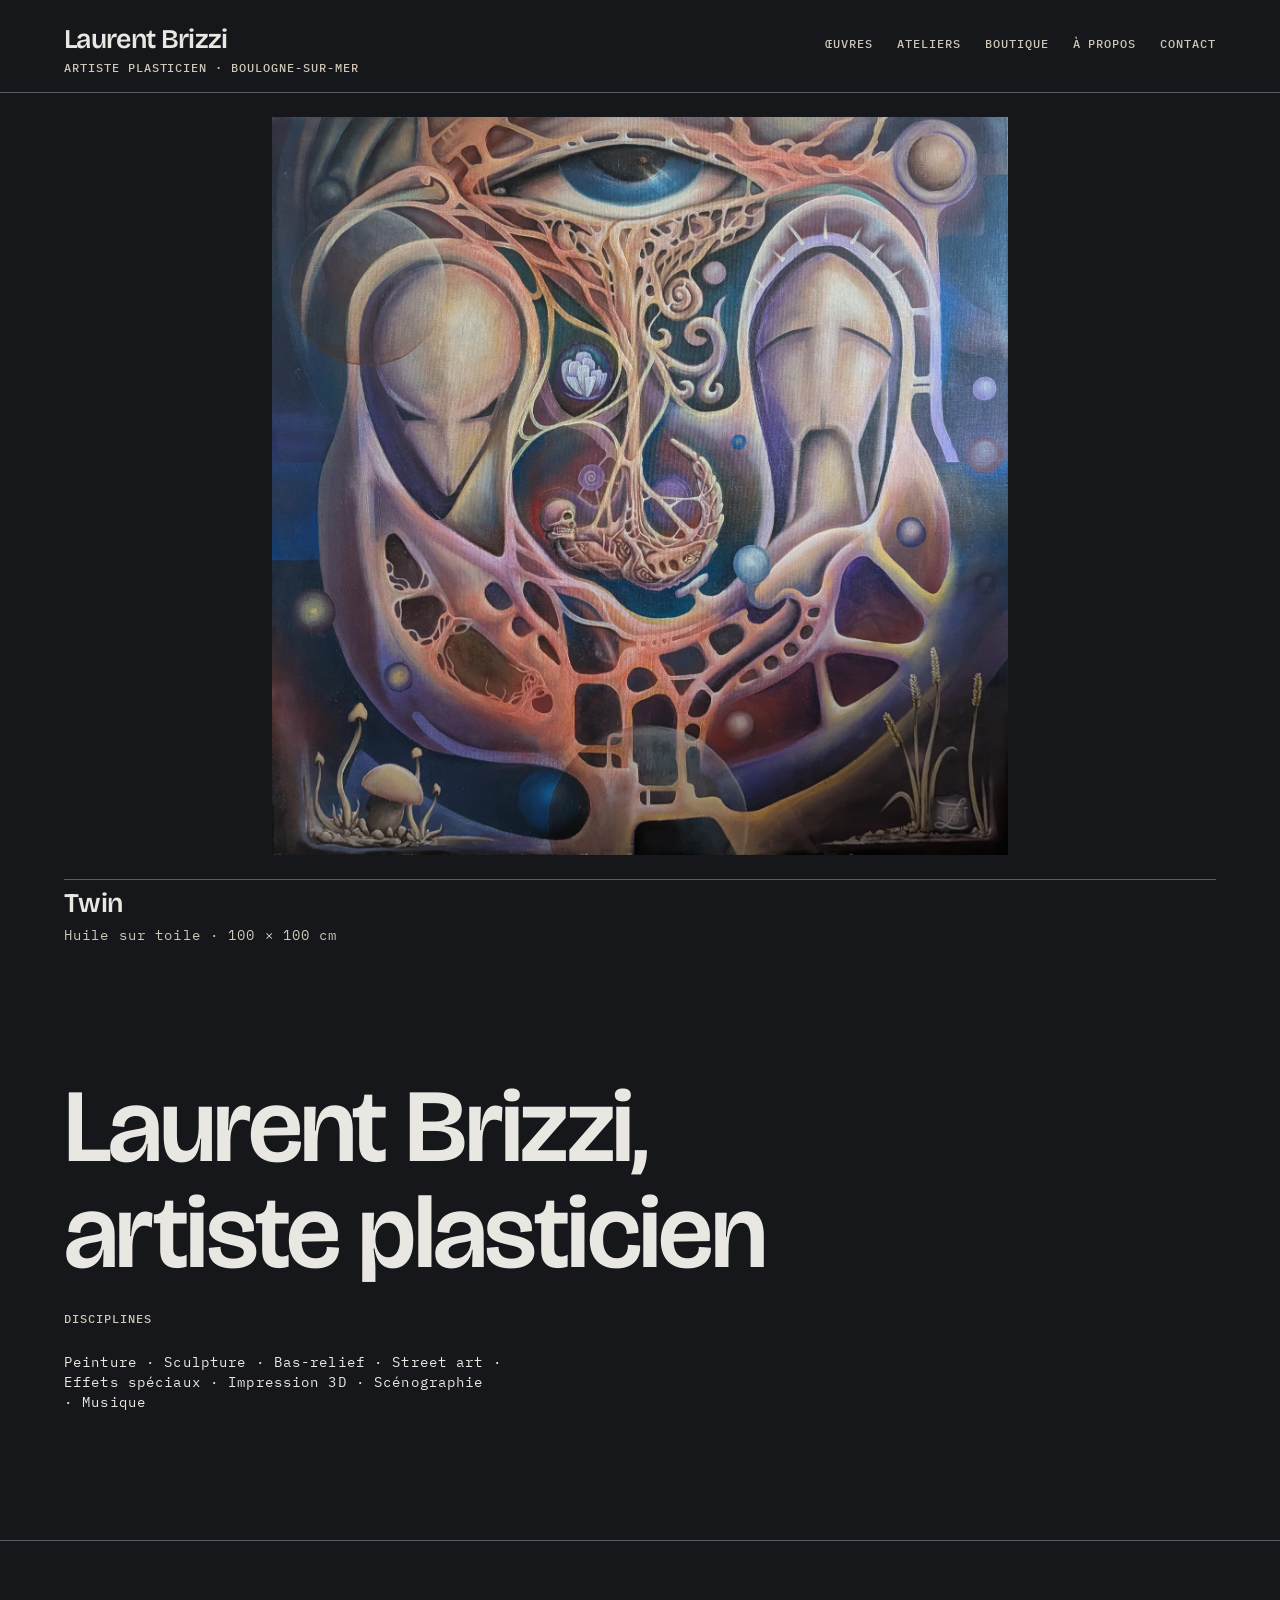
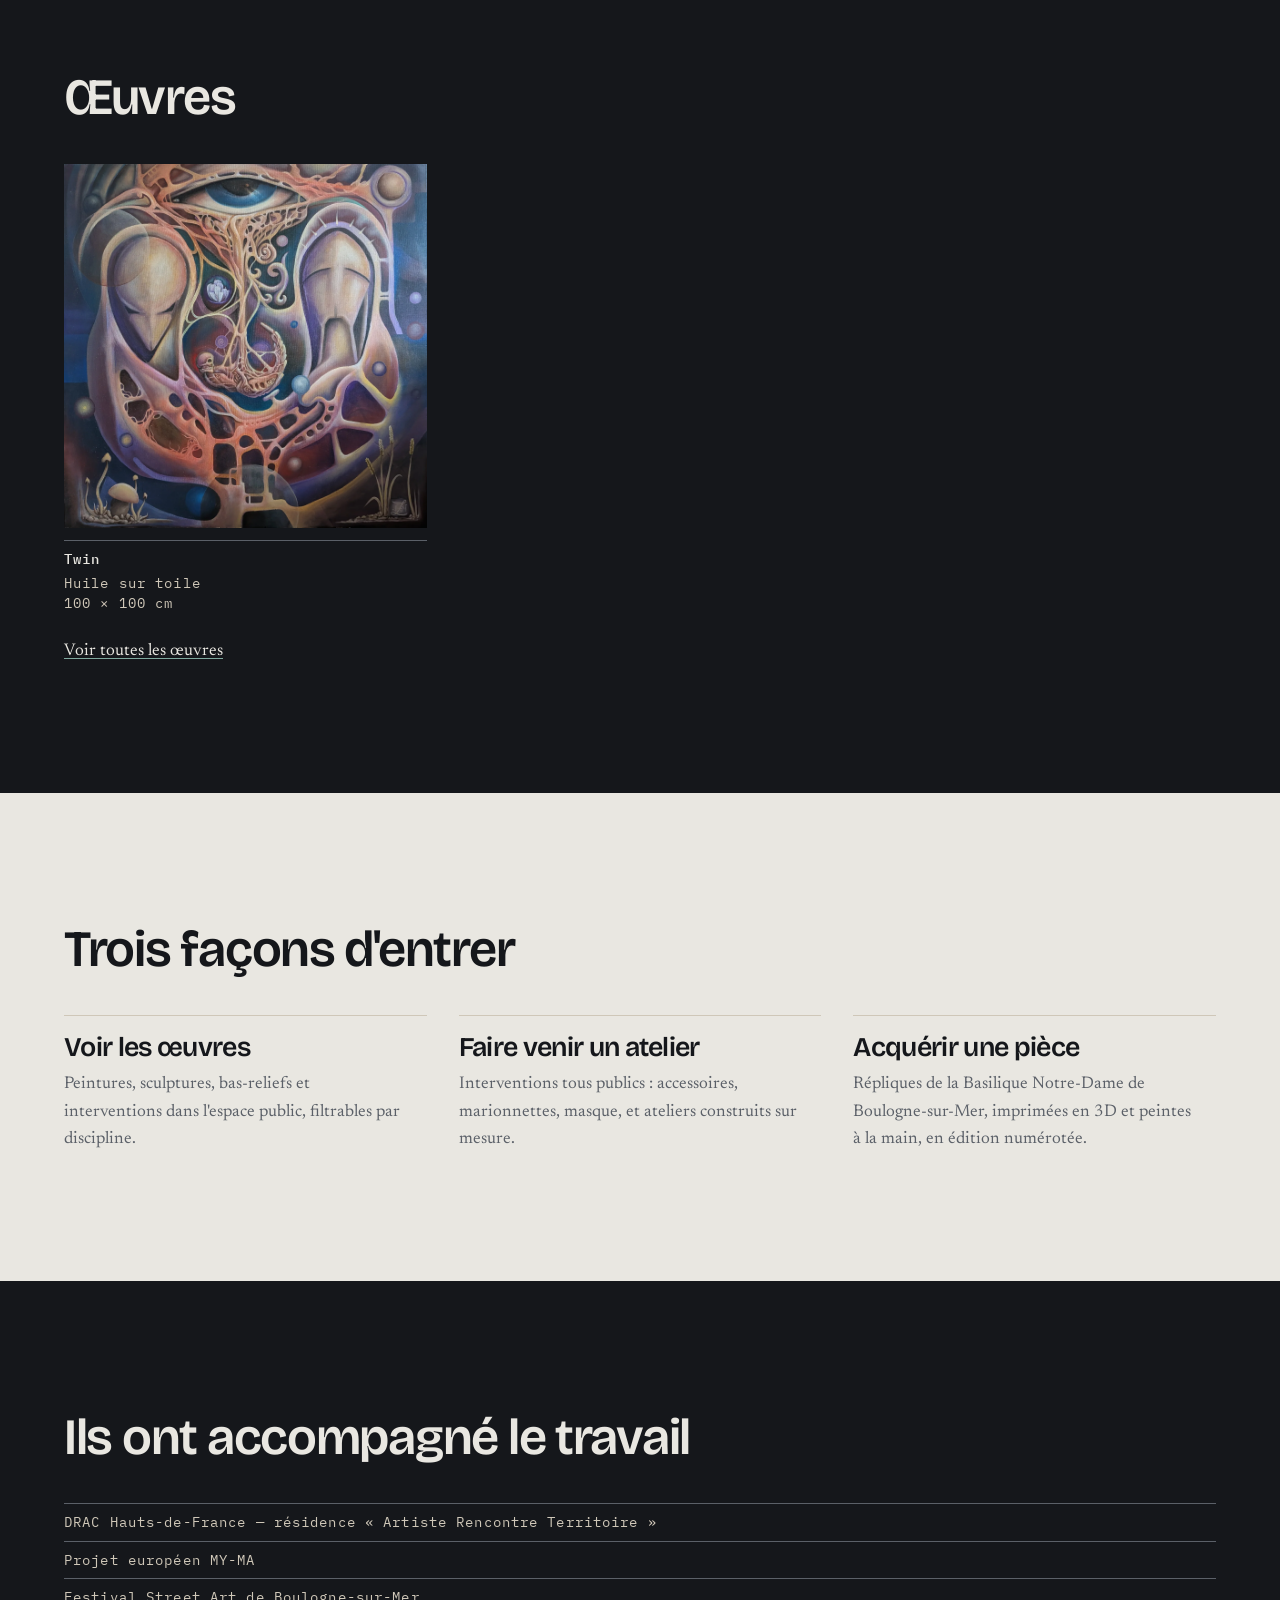
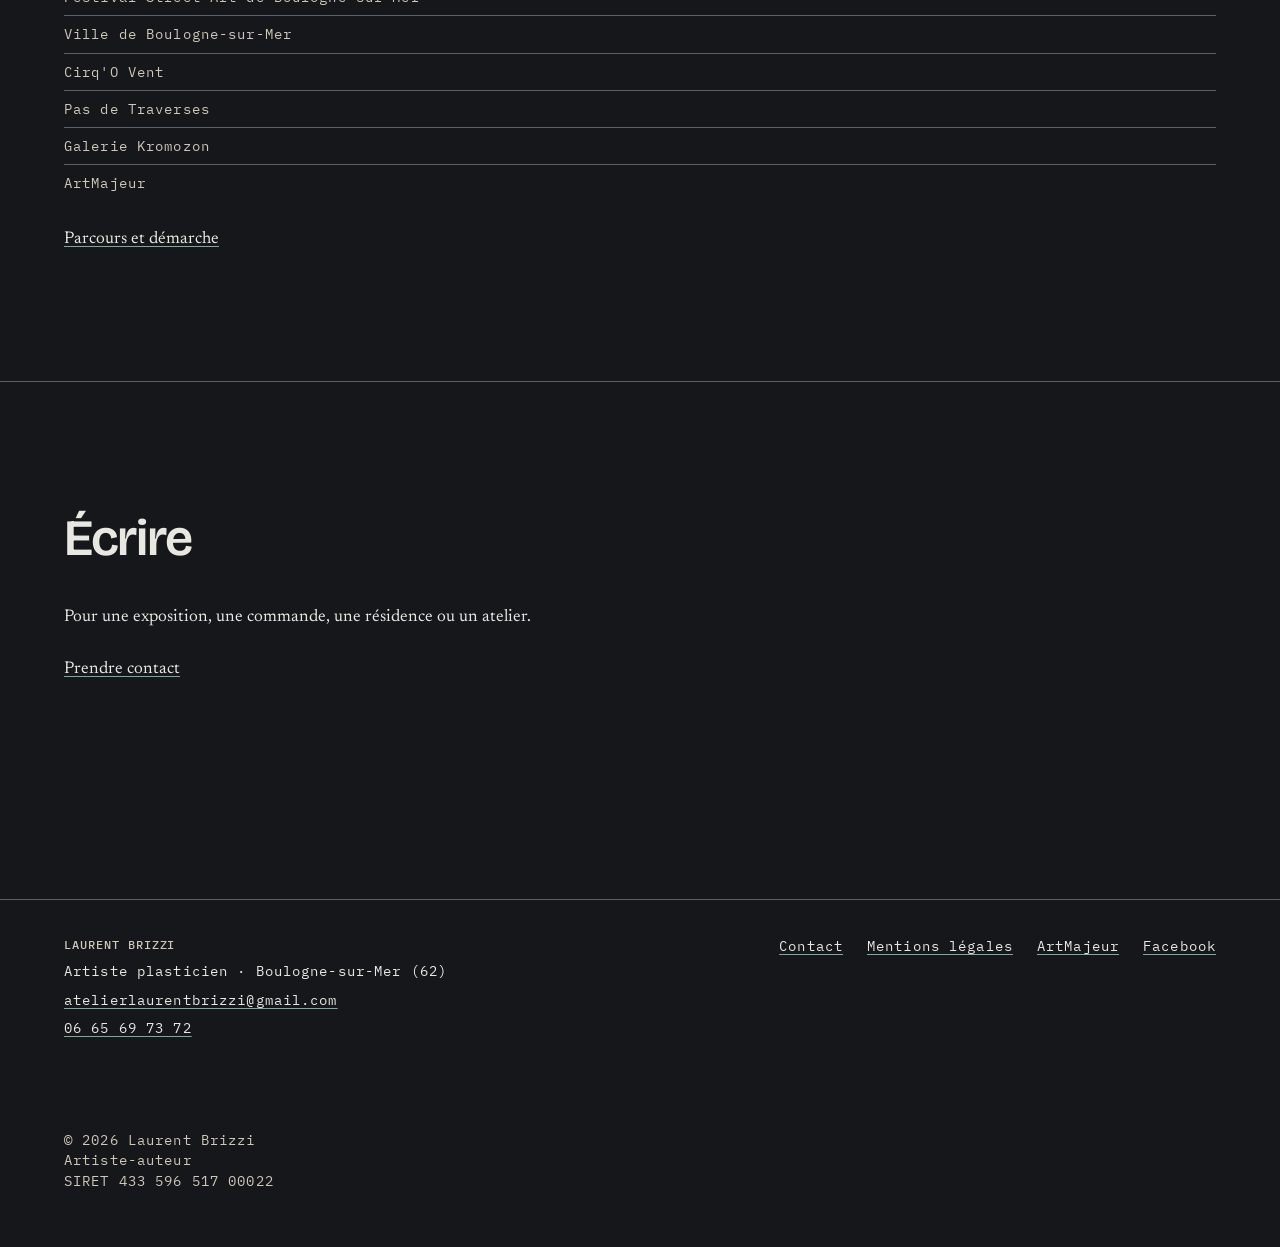
<file: index.html>
<!DOCTYPE html>
<html lang="fr">
<head>
  <meta charset="utf-8">
  <meta name="viewport" content="width=device-width, initial-scale=1">
  <title>Laurent Brizzi — artiste plasticien à Boulogne-sur-Mer</title>
  <meta name="description" content="Peinture, sculpture, bas-reliefs monumentaux, street art, effets spéciaux et impression 3D. Vingt ans de pratique à Boulogne-sur-Mer. Œuvres, ateliers et pièces éditées.">

  <!-- L'adresse de référence de la page. Elle évite qu'un moteur traite
       www.laurentbrizzi.fr, laurentbrizzi.fr et une adresse suivie d'un
       paramètre publicitaire comme trois pages différentes. -->
  <link rel="canonical" href="https://laurentbrizzi.fr/">

  <!-- Open Graph. Les partages Facebook sont le canal principal (§8).
       L'image de partage est en place : og-image.jpg, 1200 × 630. -->
  <meta property="og:type" content="website">
  <meta property="og:locale" content="fr_FR">
  <meta property="og:site_name" content="Laurent Brizzi">
  <meta property="og:url" content="https://laurentbrizzi.fr/">
  <meta property="og:title" content="Laurent Brizzi — artiste plasticien à Boulogne-sur-Mer">
  <meta property="og:description" content="Peinture, sculpture, bas-reliefs monumentaux, street art. Vingt ans de pratique à Boulogne-sur-Mer.">
  <meta property="og:image" content="https://laurentbrizzi.fr/og-image.jpg">
  <meta property="og:image:width" content="1200">
  <meta property="og:image:height" content="630">
  <meta property="og:image:alt" content="Twin, huile sur toile : deux têtes lisses se font face dans une structure organique rose et bleue, sous un œil unique.">

  <link rel="icon" href="favicon-32.png" sizes="32x32">
  <link rel="apple-touch-icon" href="apple-touch-icon.png">

  <link rel="preload" href="assets/fonts/BricolageGrotesque-Variable-latin.woff2" as="font" type="font/woff2" crossorigin>
  <link rel="preload" href="assets/fonts/Newsreader-Variable-latin.woff2" as="font" type="font/woff2" crossorigin>

  <link rel="stylesheet" href="assets/css/tokens.css">
  <link rel="stylesheet" href="assets/css/base.css">
  <link rel="stylesheet" href="assets/css/layout.css">
  <link rel="stylesheet" href="assets/css/composants.css">
</head>
<body>

<a class="lien-evitement" href="#contenu">Aller au contenu</a>

<!-- EN-TÊTE — balisage commun aux huit pages. Sur l'accueil, aucun lien ne
     porte aria-current : c'est la marque elle-même qui y renvoie. -->
<header class="entete">
  <div class="bande entete__interieur">

    <a class="entete__marque" href="index.html">
      <span class="entete__nom">Laurent Brizzi</span>
      <span class="mono mono--etiquette entete__qualite">Artiste plasticien · Boulogne-sur-Mer</span>
    </a>

    <nav aria-label="Navigation principale">
      <ul class="nav-principale mono mono--etiquette">
        <li><a href="oeuvres.html">Œuvres</a></li>
        <li><a href="ateliers.html">Ateliers</a></li>
        <li><a href="boutique.html">Boutique</a></li>
        <li><a href="a-propos.html">À propos</a></li>
        <li><a href="contact.html">Contact</a></li>
      </ul>
    </nav>

  </div>
</header>

<main id="contenu">

  <!-- L'œuvre à la une. Remplie depuis oeuvres.json : la première entrée
       marquée "aLaUne" qui possède une image. Changer la mise en avant se
       fait dans le JSON, pas ici. -->
  <section class="une" data-une>
    <div class="bande">
      <p class="message">
        <strong>Chargement de l'œuvre à la une…</strong><br>
        Si ce message reste affiché, le script n'a pas pu s'exécuter : soit
        JavaScript est désactivé, soit la page a été ouverte directement
        depuis le disque. Dans ce second cas, lancez
        « node scripts/serveur.mjs » puis ouvrez http://localhost:8000/
      </p>
    </div>
  </section>


  <!-- ================================================================== -->
  <section class="section section--filet">
    <div class="bande flux">

      <h1>Laurent Brizzi, artiste plasticien</h1>

      <!-- À COMPLÉTER : trois ou quatre phrases de Laurent. Ce qui traverse
           le travail d'une discipline à l'autre, en vocabulaire concret.
           Pas de jargon curatorial (§9). C'est le premier texte que lira
           une DRAC ou un programmateur : il compte plus que le reste. -->

      <p class="mono mono--etiquette">Disciplines</p>
      <p class="mono">
        Peinture · Sculpture · Bas-relief · Street art ·
        Effets spéciaux · Impression 3D · Scénographie · Musique
      </p>

    </div>
  </section>


  <!-- ================================================================== -->
  <section class="section section--filet">
    <div class="bande flux">

      <h2 class="titre-section">Œuvres</h2>

      <!-- La sélection vient de oeuvres.json : toutes les entrées marquées
           "aLaUne", moins celle déjà montrée en tête de page. Pas de
           filtres ici, c'est la page Œuvres qui les porte. -->
      <div class="grille-oeuvres" data-grille-oeuvres data-a-la-une>
        <p class="message">
          <strong>Chargement des œuvres…</strong><br>
          Si ce message reste affiché, le script n'a pas pu s'exécuter.
        </p>
      </div>

      <p><a href="oeuvres.html">Voir toutes les œuvres</a></p>

    </div>
  </section>


  <!-- ================================================================== -->
  <!-- Section craie : la respiration du §6. Une seule dans la page. -->
  <section class="section" data-fond="clair">
    <div class="bande flux">

      <h2 class="titre-section">Trois façons d'entrer</h2>

      <div class="acces">

        <a class="acces__porte" href="oeuvres.html">
          <span class="acces__titre">Voir les œuvres</span>
          <span class="acces__texte">
            Peintures, sculptures, bas-reliefs et interventions dans
            l'espace public, filtrables par discipline.
          </span>
        </a>

        <a class="acces__porte" href="ateliers.html">
          <span class="acces__titre">Faire venir un atelier</span>
          <span class="acces__texte">
            Interventions tous publics : accessoires, marionnettes,
            masque, et ateliers construits sur mesure.
          </span>
        </a>

        <a class="acces__porte" href="boutique.html">
          <span class="acces__titre">Acquérir une pièce</span>
          <span class="acces__texte">
            Répliques de la Basilique Notre-Dame de Boulogne-sur-Mer,
            imprimées en 3D et peintes à la main, en édition numérotée.
          </span>
        </a>

      </div>

    </div>
  </section>


  <!-- ================================================================== -->
  <section class="section section--filet">
    <div class="bande flux">

      <h2 class="titre-section">Ils ont accompagné le travail</h2>

      <ul class="references mono">
        <li>DRAC Hauts-de-France — résidence « Artiste Rencontre Territoire »</li>
        <li>Projet européen MY-MA</li>
        <li>Festival Street Art de Boulogne-sur-Mer</li>
        <li>Ville de Boulogne-sur-Mer</li>
        <li>Cirq'O Vent</li>
        <li>Pas de Traverses</li>
        <li>Galerie Kromozon</li>
        <li>ArtMajeur</li>
      </ul>

      <!-- À COMPLÉTER : vérifier avec Laurent que cette liste est exacte et
           qu'elle peut être publiée telle quelle. Une référence
           institutionnelle mal formulée se retourne contre le dossier. -->

      <p><a href="a-propos.html">Parcours et démarche</a></p>

    </div>
  </section>


  <!-- ================================================================== -->
  <section class="section section--filet">
    <div class="bande flux">

      <h2 class="titre-section">Écrire</h2>

      <p>
        Pour une exposition, une commande, une résidence ou un atelier.
      </p>

      <p><a href="contact.html">Prendre contact</a></p>

    </div>
  </section>

</main>

<!-- PIED DE PAGE — balisage commun aux huit pages. -->
<footer class="pied">
  <div class="bande pied__interieur">

    <div class="pied__bloc">
      <p class="mono mono--etiquette">Laurent Brizzi</p>
      <p class="mono">Artiste plasticien · Boulogne-sur-Mer (62)</p>
      <p class="mono"><a href="mailto:atelierlaurentbrizzi@gmail.com">atelierlaurentbrizzi@gmail.com</a></p>
      <p class="mono"><a href="tel:+33665697372">06&nbsp;65&nbsp;69&nbsp;73&nbsp;72</a></p>
    </div>

    <nav class="pied__bloc" aria-label="Navigation secondaire">
      <ul class="pied__liens mono">
        <li><a href="contact.html">Contact</a></li>
        <li><a href="mentions-legales.html">Mentions légales</a></li>
        <li><a href="https://www.artmajeur.com/laurent-brizzi" rel="noopener">ArtMajeur</a></li>
        <li><a href="https://www.facebook.com/atelierbrizzi" rel="noopener">Facebook</a></li>
      </ul>
    </nav>

    <p class="mono pied__mention">
      <span class="pied__ligne">© 2026 Laurent Brizzi</span>
      <span class="pied__ligne">Artiste-auteur</span>
      <span class="pied__ligne">SIRET 433&nbsp;596&nbsp;517&nbsp;00022</span>
    </p>

  </div>
</footer>

<script type="module" src="assets/js/portfolio.js"></script>

</body>
</html>
</file>
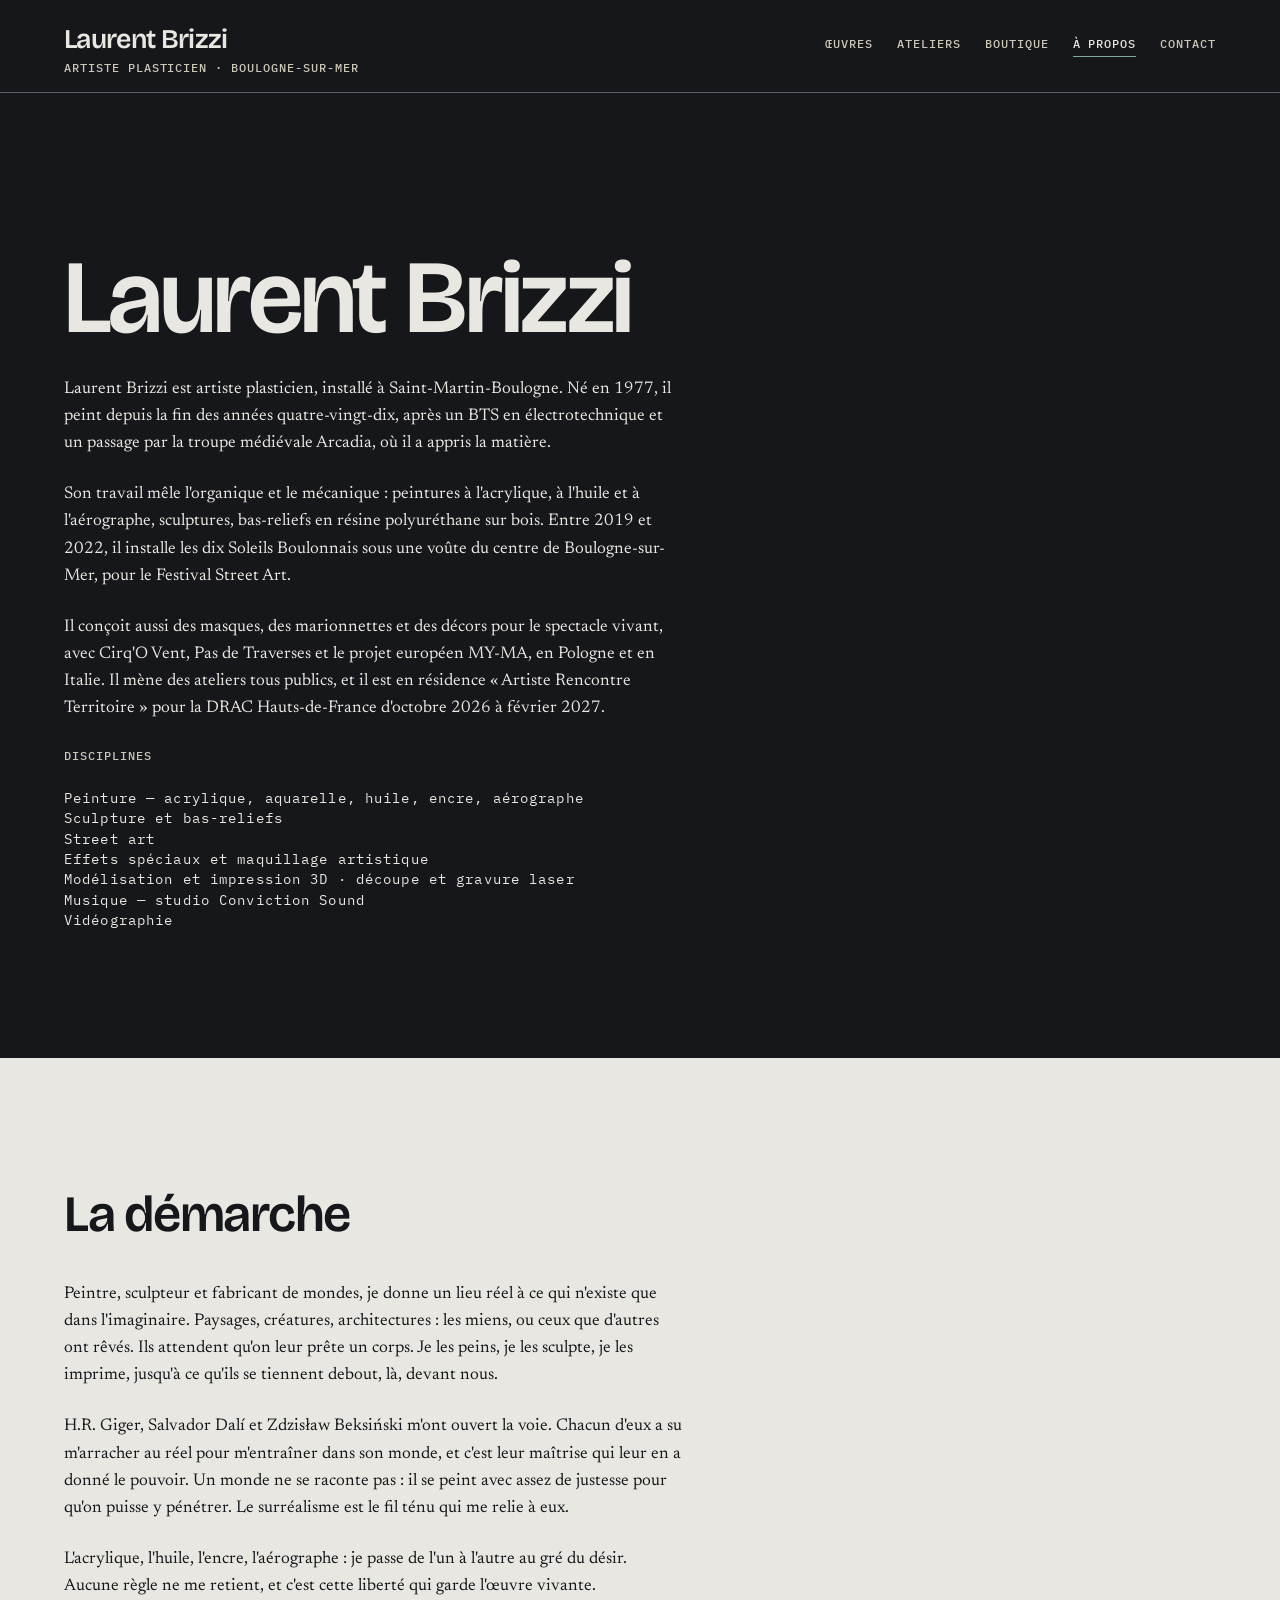
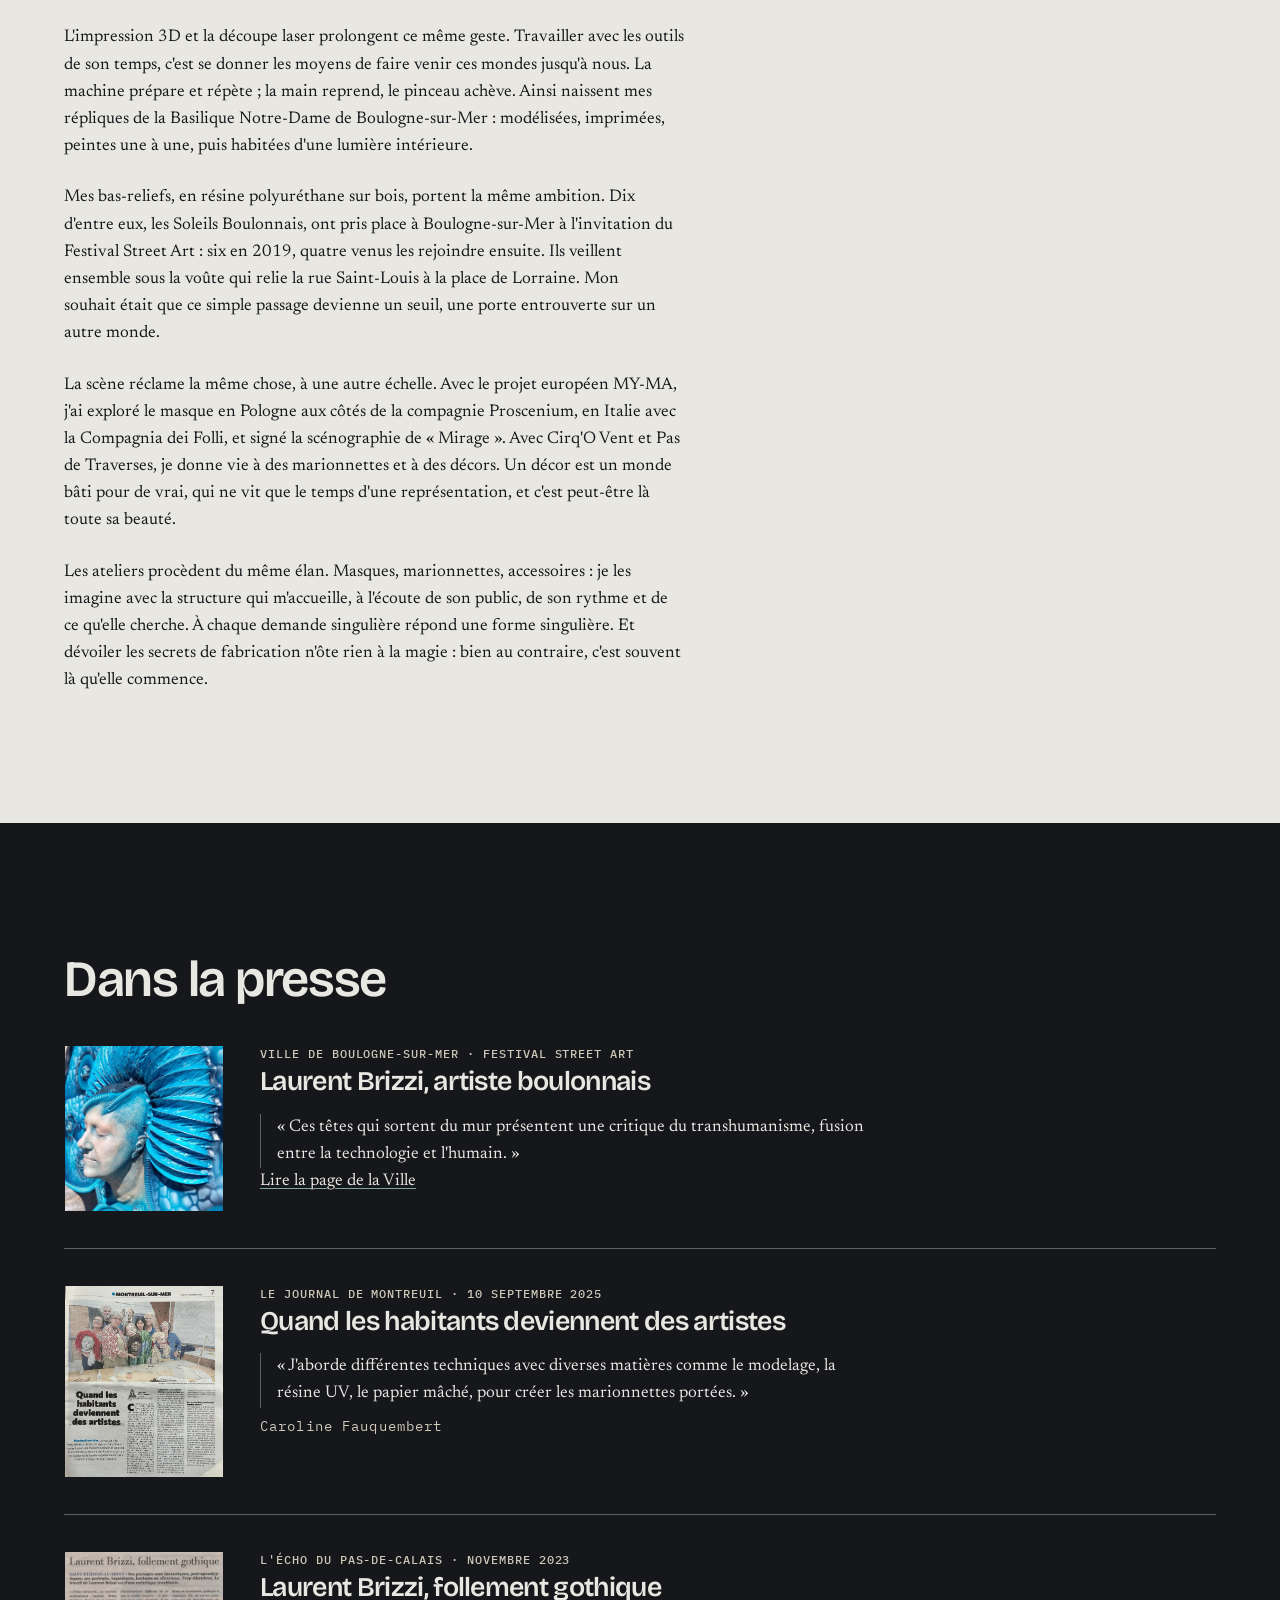
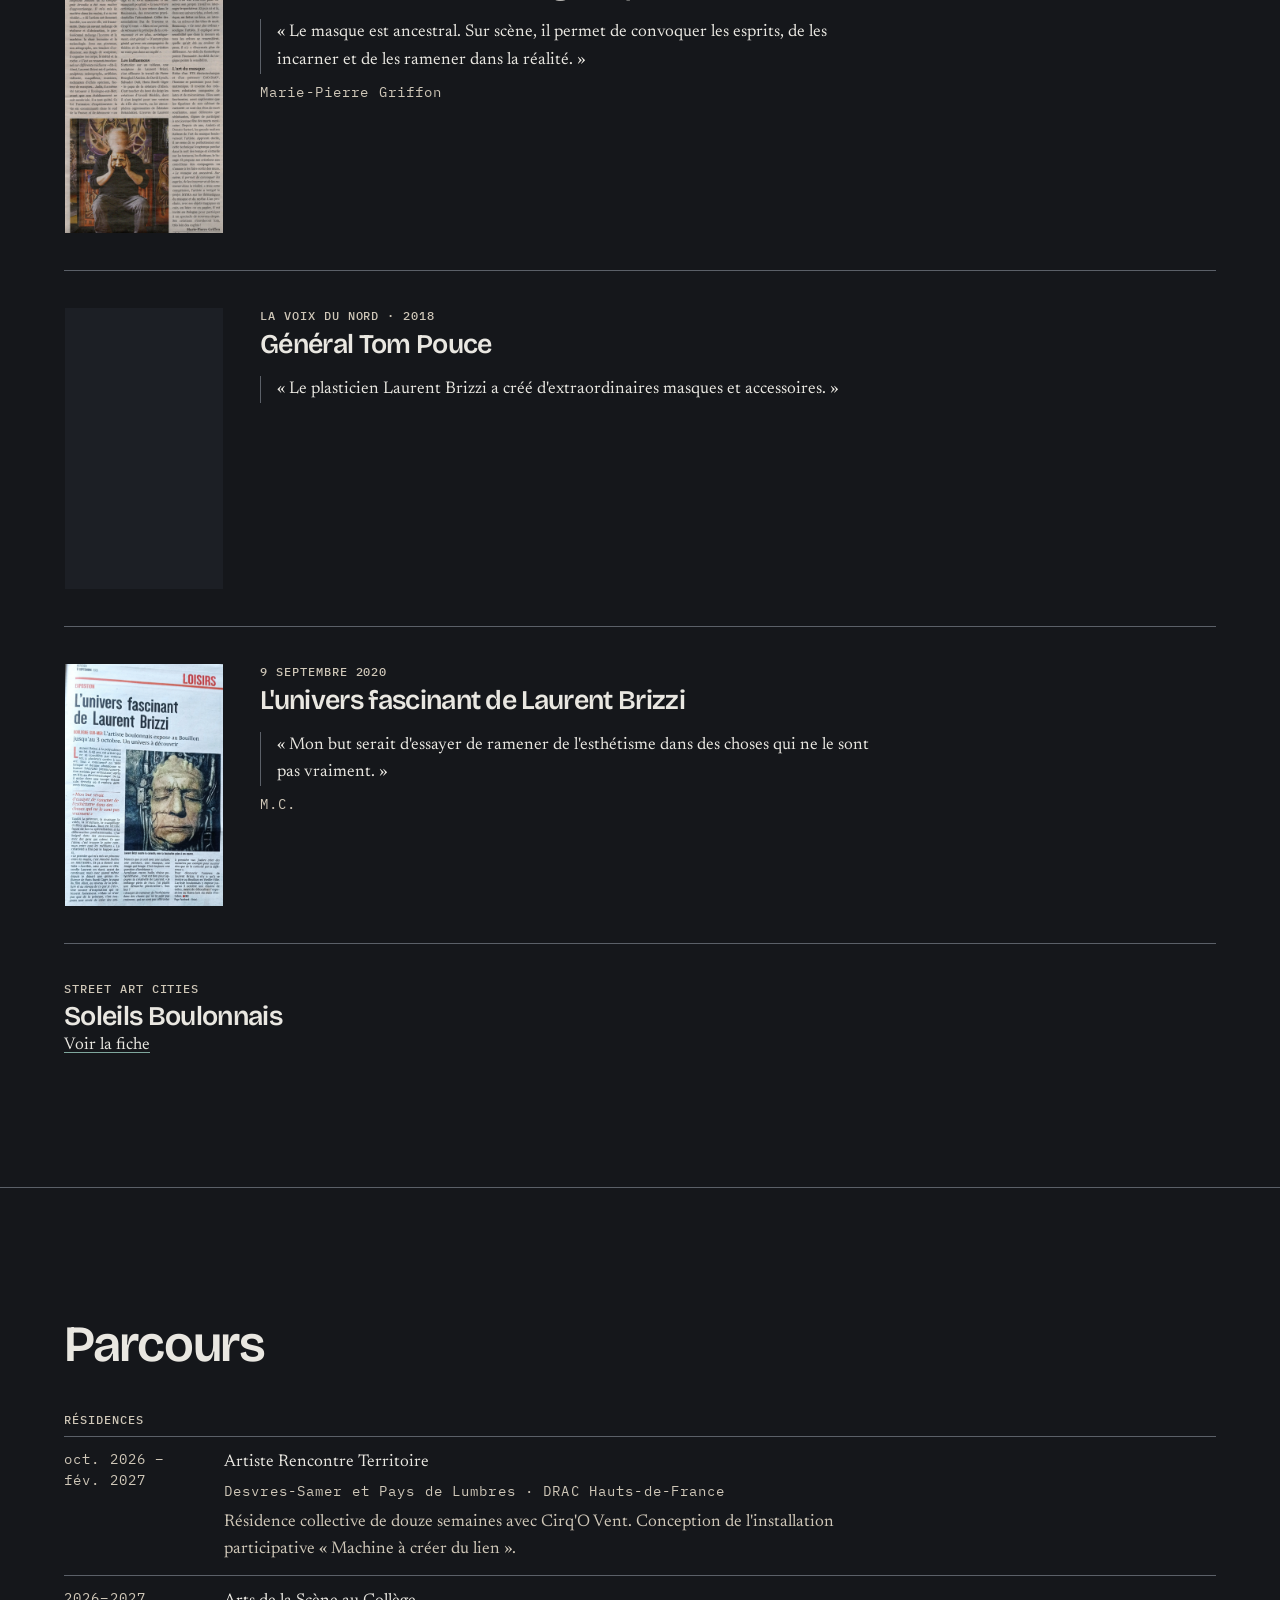
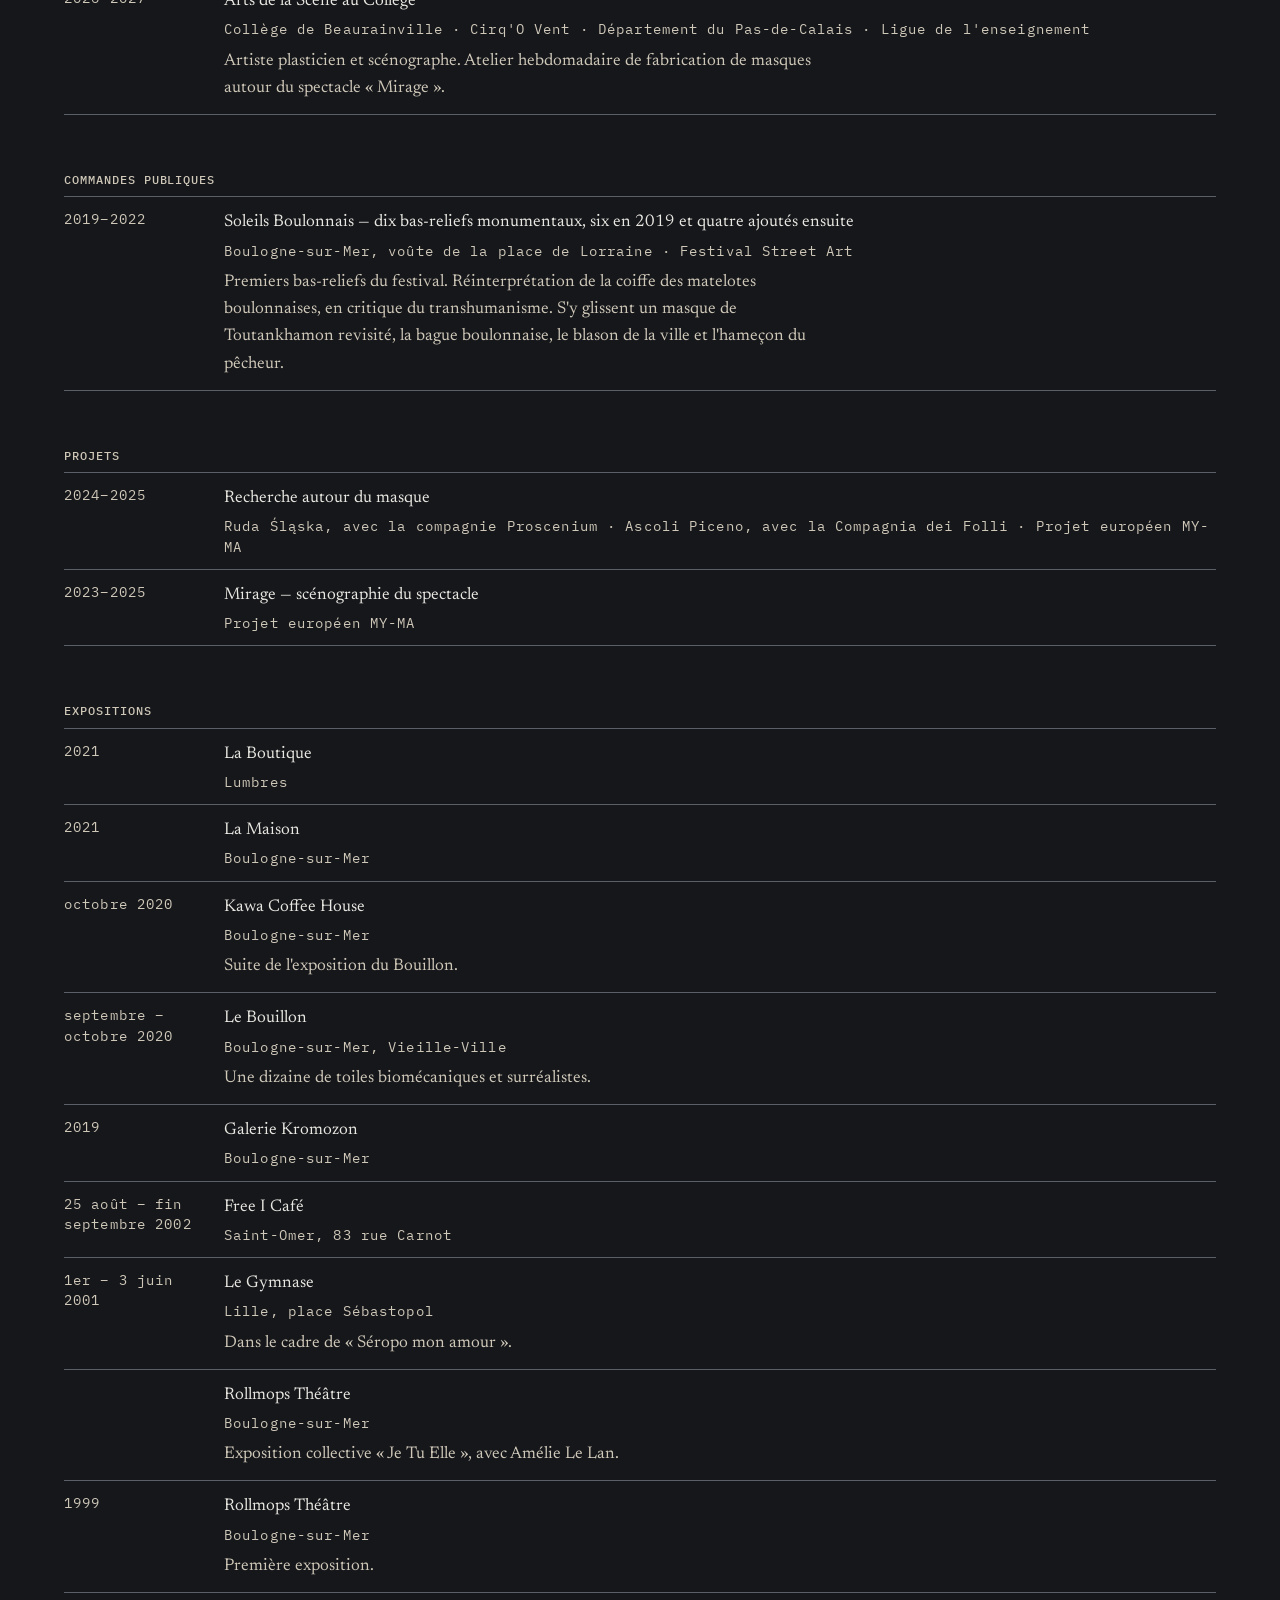
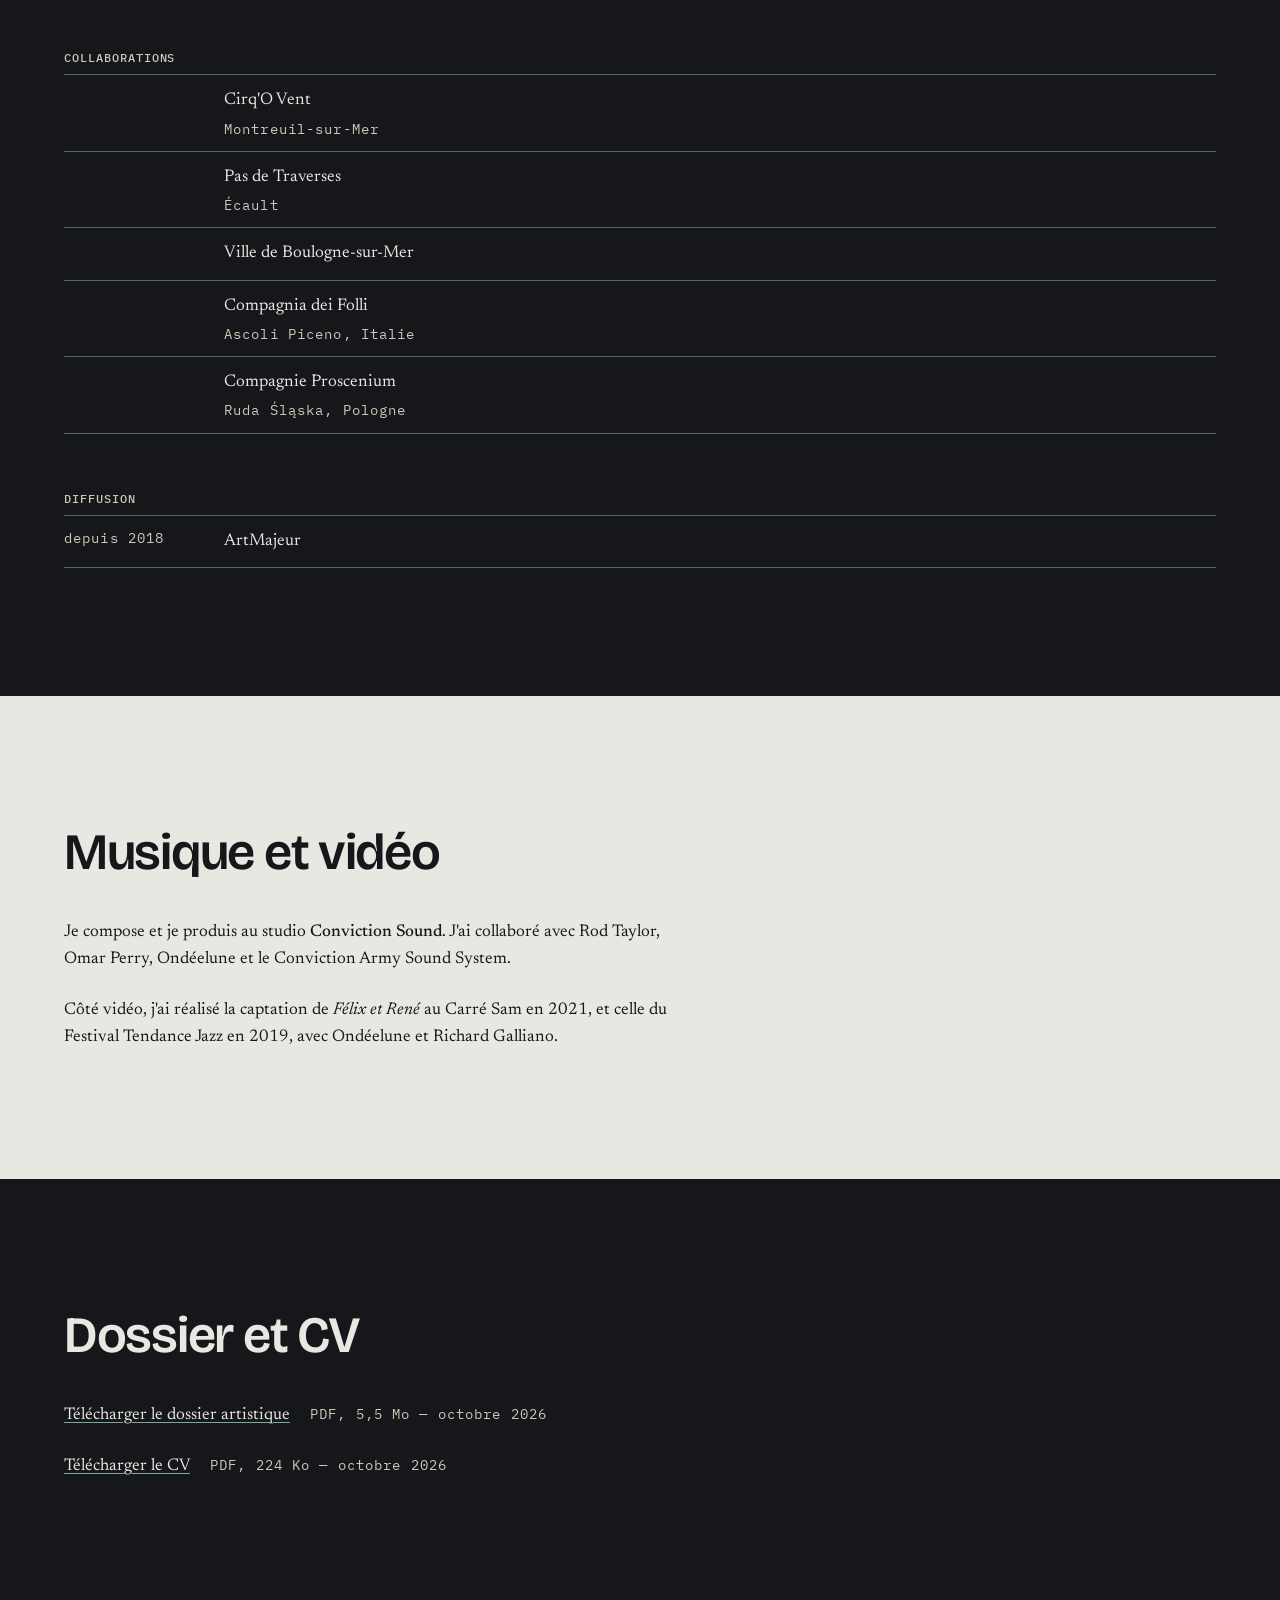
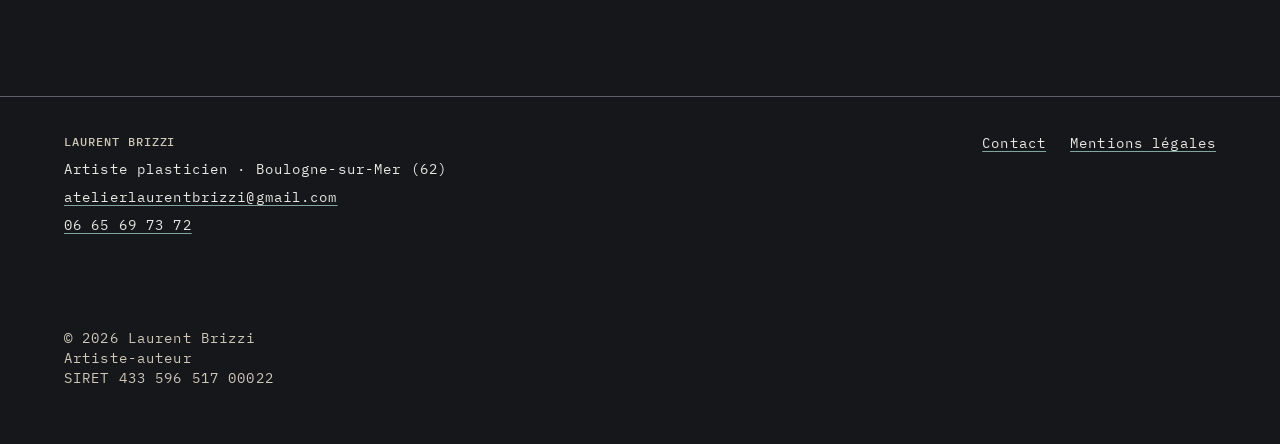
<file: a-propos.html>
<!DOCTYPE html>
<html lang="fr">
<head>
  <meta charset="utf-8">
  <meta name="viewport" content="width=device-width, initial-scale=1">
  <title>À propos — Laurent Brizzi, artiste plasticien</title>
  <meta name="description" content="Parcours et démarche de Laurent Brizzi, artiste plasticien à Boulogne-sur-Mer : vingt ans de pratique, résidences, commandes publiques, expositions et collaborations.">

  <link rel="canonical" href="https://laurentbrizzi.fr/a-propos.html">

  <!-- Open Graph. L'image de partage est celle du site, og-image.jpg.
       À COMPLÉTER : pour cette page-ci, un portrait à l'atelier
       conviendrait mieux qu'une œuvre. -->
  <meta property="og:type" content="profile">
  <meta property="og:locale" content="fr_FR">
  <meta property="og:site_name" content="Laurent Brizzi">
  <meta property="og:url" content="https://laurentbrizzi.fr/a-propos.html">
  <meta property="og:title" content="À propos — Laurent Brizzi, artiste plasticien">
  <meta property="og:description" content="Vingt ans de pratique à Boulogne-sur-Mer : peinture, sculpture, bas-reliefs, street art.">
  <meta property="og:image" content="https://laurentbrizzi.fr/og-image.jpg">
  <meta property="og:image:width" content="1200">
  <meta property="og:image:height" content="630">
  <meta property="og:image:alt" content="Twin, huile sur toile : deux têtes lisses se font face dans une structure organique rose et bleue, sous un œil unique.">

  <link rel="icon" href="favicon-32.png" sizes="32x32">
  <link rel="apple-touch-icon" href="apple-touch-icon.png">

  <link rel="preload" href="assets/fonts/BricolageGrotesque-Variable-latin.woff2" as="font" type="font/woff2" crossorigin>
  <link rel="preload" href="assets/fonts/Newsreader-Variable-latin.woff2" as="font" type="font/woff2" crossorigin>

  <link rel="stylesheet" href="assets/css/tokens.css">
  <link rel="stylesheet" href="assets/css/base.css">
  <link rel="stylesheet" href="assets/css/layout.css">
  <link rel="stylesheet" href="assets/css/composants.css">

  <!-- Données structurées Person, exigées par le §8. Écrites en dur et non
       injectées par script : ces informations ne changent pas, et un robot
       qui n'exécute pas le JavaScript doit pouvoir les lire.
       Complété le 30 octobre 2026 : l'url du domaine, et la page Facebook
       dans sameAs une fois celle-ci remise à jour par Laurent. -->
  <script type="application/ld+json">
  {
    "@context": "https://schema.org",
    "@type": "Person",
    "name": "Laurent Brizzi",
    "jobTitle": "Artiste plasticien",
    "url": "https://laurentbrizzi.fr",
    "address": {
      "@type": "PostalAddress",
      "addressLocality": "Boulogne-sur-Mer",
      "addressRegion": "Hauts-de-France",
      "addressCountry": "FR"
    },
    "knowsAbout": [
      "Peinture",
      "Sculpture",
      "Bas-relief",
      "Street art",
      "Effets spéciaux",
      "Impression 3D",
      "Scénographie"
    ],
    "sameAs": [
      "https://www.artmajeur.com/laurent-brizzi",
      "https://www.facebook.com/atelierbrizzi"
    ]
  }
  </script>
</head>
<body>

<a class="lien-evitement" href="#contenu">Aller au contenu</a>

<header class="entete">
  <div class="bande entete__interieur">

    <a class="entete__marque" href="index.html">
      <span class="entete__nom">Laurent Brizzi</span>
      <span class="mono mono--etiquette entete__qualite">Artiste plasticien · Boulogne-sur-Mer</span>
    </a>

    <nav aria-label="Navigation principale">
      <ul class="nav-principale mono mono--etiquette">
        <li><a href="oeuvres.html">Œuvres</a></li>
        <li><a href="ateliers.html">Ateliers</a></li>
        <li><a href="boutique.html">Boutique</a></li>
        <li><a href="a-propos.html" aria-current="page">À propos</a></li>
        <li><a href="contact.html">Contact</a></li>
      </ul>
    </nav>

  </div>
</header>

<main id="contenu">

  <section class="section section--filet">
    <!-- data-bloc : le dossier artistique (dossier.html) lit cette page et
         reprend ces deux blocs tels quels. Les textes ne vivent donc qu'ici,
         et le dossier ne peut pas se mettre à dire autre chose que le site.
         Ne pas retirer ces attributs : le dossier afficherait un trou. -->
    <div class="bande bande--etroite flux" data-bloc="biographie">

      <h1>Laurent Brizzi</h1>

      <!-- Biographie courte, ~900 signes. À la troisième personne, à la
           différence de la démarche : c'est le texte qu'une structure
           recopie dans un programme ou un communiqué, et elle ne peut pas
           le faire si le texte dit « je ».

           Les faits viennent du CV de Laurent et de ses coupures de presse.
           L'année de naissance a été confirmée par lui le 15 octobre 2026. -->

      <p class="biographie">
        Laurent Brizzi est artiste plasticien, installé à
        Saint-Martin-Boulogne. Né en 1977, il peint depuis la fin des années
        quatre-vingt-dix, après un BTS en électrotechnique et un passage par
        la troupe médiévale Arcadia, où il a appris la matière.
      </p>

      <p>
        Son travail mêle l'organique et le mécanique&nbsp;: peintures à
        l'acrylique, à l'huile et à l'aérographe, sculptures, bas-reliefs en
        résine polyuréthane sur bois. Entre 2019 et 2022, il installe les dix
        Soleils Boulonnais sous une voûte du centre de Boulogne-sur-Mer, pour
        le Festival Street Art.
      </p>

      <p>
        Il conçoit aussi des masques, des marionnettes et des décors pour le
        spectacle vivant, avec Cirq'O Vent, Pas de Traverses et le projet
        européen MY-MA, en Pologne et en Italie. Il mène des ateliers tous
        publics, et il est en résidence «&nbsp;Artiste Rencontre
        Territoire&nbsp;» pour la DRAC Hauts-de-France d'octobre 2026 à
        février 2027.
      </p>

      <p class="mono mono--etiquette">Disciplines</p>
      <p class="mono hors-mesure">
        Peinture — acrylique, aquarelle, huile, encre, aérographe<br>
        Sculpture et bas-reliefs<br>
        Street art<br>
        Effets spéciaux et maquillage artistique<br>
        Modélisation et impression 3D · découpe et gravure laser<br>
        Musique — studio Conviction Sound<br>
        Vidéographie
      </p>

    </div>
  </section>


  <!-- ================================================================== -->
  <section class="section" data-fond="clair">
    <div class="bande bande--etroite flux" data-bloc="demarche">

      <h2 class="titre-section">La démarche</h2>

      <!-- Texte de Laurent, remis le 15 octobre 2026. Il part du premier
           jet écrit avec lui et l'a entièrement réécrit à sa main.
           Ne pas le retoucher sans lui : c'est sa parole. -->

      <p>
        Peintre, sculpteur et fabricant de mondes, je donne un lieu réel à ce
        qui n'existe que dans l'imaginaire. Paysages, créatures,
        architectures&nbsp;: les miens, ou ceux que d'autres ont rêvés. Ils
        attendent qu'on leur prête un corps. Je les peins, je les sculpte, je
        les imprime, jusqu'à ce qu'ils se tiennent debout, là, devant nous.
      </p>

      <p>
        H.R. Giger, Salvador Dalí et Zdzisław Beksiński m'ont ouvert la voie.
        Chacun d'eux a su m'arracher au réel pour m'entraîner dans son monde,
        et c'est leur maîtrise qui leur en a donné le pouvoir. Un monde ne se
        raconte pas&nbsp;: il se peint avec assez de justesse pour qu'on puisse
        y pénétrer. Le surréalisme est le fil ténu qui me relie à eux.
      </p>

      <p>
        L'acrylique, l'huile, l'encre, l'aérographe&nbsp;: je passe de l'un à
        l'autre au gré du désir. Aucune règle ne me retient, et c'est cette
        liberté qui garde l'œuvre vivante.
      </p>

      <p>
        L'impression 3D et la découpe laser prolongent ce même geste.
        Travailler avec les outils de son temps, c'est se donner les moyens de
        faire venir ces mondes jusqu'à nous. La machine prépare et
        répète&nbsp;; la main reprend, le pinceau achève. Ainsi naissent mes
        répliques de la Basilique Notre-Dame de Boulogne-sur-Mer&nbsp;:
        modélisées, imprimées, peintes une à une, puis habitées d'une lumière
        intérieure.
      </p>

      <p>
        Mes bas-reliefs, en résine polyuréthane sur bois, portent la même
        ambition. Dix d'entre eux, les Soleils Boulonnais, ont pris place à
        Boulogne-sur-Mer à l'invitation du Festival Street Art&nbsp;: six en
        2019, quatre venus les rejoindre ensuite. Ils veillent ensemble sous
        la voûte qui relie la rue Saint-Louis à la place de Lorraine. Mon
        souhait était que ce simple passage devienne un seuil, une porte
        entrouverte sur un autre monde.
      </p>

      <p>
        La scène réclame la même chose, à une autre échelle. Avec le projet
        européen MY-MA, j'ai exploré le masque en Pologne aux côtés de la
        compagnie Proscenium, en Italie avec la Compagnia dei Folli, et signé
        la scénographie de «&nbsp;Mirage&nbsp;». Avec Cirq'O Vent et Pas de
        Traverses, je donne vie à des marionnettes et à des décors. Un décor
        est un monde bâti pour de vrai, qui ne vit que le temps d'une
        représentation, et c'est peut-être là toute sa beauté.
      </p>

      <p>
        Les ateliers procèdent du même élan. Masques, marionnettes,
        accessoires&nbsp;: je les imagine avec la structure qui m'accueille, à
        l'écoute de son public, de son rythme et de ce qu'elle cherche. À
        chaque demande singulière répond une forme singulière. Et dévoiler les
        secrets de fabrication n'ôte rien à la magie&nbsp;: bien au contraire,
        c'est souvent là qu'elle commence.
      </p>

    </div>
  </section>


  <!-- ================================================================== -->
  <section class="section section--filet">
    <div class="bande flux">

      <h2 class="titre-section">Dans la presse</h2>

      <!-- Une référence, pas une reproduction : le journal, la date, le
           titre, et une phrase de Laurent. Le scan s'ouvre en grand dans un
           onglet, il n'est pas affiché en pleine page — illisible à l'écran,
           et l'article reste la propriété du journal.
           À COMPLÉTER, et Laurent n'a plus les éléments au 15 octobre 2026 :
           le nom du journal de l'article du 9 septembre 2020, la date de
           celui de La Voix du Nord, et les adresses des versions en ligne.
           Ne pas combler au jugé. Voir data/presse.json. -->

      <div class="presse" data-presse>
        <p class="message">
          <strong>Chargement de la revue de presse…</strong><br>
          Si ce message reste affiché, le script n'a pas pu s'exécuter : soit
          JavaScript est désactivé, soit la page a été ouverte directement
          depuis le disque. Dans ce second cas, lancez
          « node scripts/serveur.mjs » puis ouvrez http://localhost:8000/
        </p>
      </div>

    </div>
  </section>


  <!-- ================================================================== -->
  <section class="section section--filet">
    <div class="bande flux">

      <h2 class="titre-section">Parcours</h2>

      <div class="parcours" data-parcours>
        <p class="message">
          <strong>Chargement du parcours…</strong><br>
          Si ce message reste affiché, le script n'a pas pu s'exécuter : soit
          JavaScript est désactivé, soit la page a été ouverte directement
          depuis le disque. Dans ce second cas, lancez
          « node scripts/serveur.mjs » puis ouvrez http://localhost:8000/
        </p>
      </div>

      <noscript>
        <p class="message">
          <strong>Cette page a besoin de JavaScript pour afficher le parcours.</strong><br>
          Le <a href="docs/cv-laurent-brizzi.pdf">CV en PDF</a> contient les
          mêmes informations.
        </p>
      </noscript>

      <!-- Dates et lieux arrêtés par Laurent le 15 octobre 2026, d'après son
           CV. Seules les collaborations en cours restent sans date, ce qui
           est normal. Voir data/parcours.json. -->

    </div>
  </section>


  <!-- ================================================================== -->
  <section class="section" data-fond="clair">
    <div class="bande bande--etroite flux">

      <h2 class="titre-section">Musique et vidéo</h2>

      <!-- Cinq lignes, pas une page. La musique fait partie de la même
           pratique — Laurent le dit lui-même : « tout est lié » — mais ce
           site s'adresse d'abord à des institutions qui cherchent un
           plasticien. Nommer le studio et les collaborations suffit ;
           en faire une entrée de menu raconterait deux métiers. -->

      <p>
        Je compose et je produis au studio <strong>Conviction Sound</strong>.
        J'ai collaboré avec Rod Taylor, Omar Perry, Ondéelune et le Conviction
        Army Sound System.
      </p>

      <p>
        Côté vidéo, j'ai réalisé la captation de <em>Félix et René</em> au
        Carré Sam en 2021, et celle du Festival Tendance Jazz en 2019, avec
        Ondéelune et Richard Galliano.
      </p>

    </div>
  </section>


  <!-- ================================================================== -->
  <section class="section section--filet">
    <div class="bande bande--etroite flux">

      <h2 class="titre-section">Dossier et CV</h2>

      <!-- Le poids et la date accompagnent chaque lien : on ne fait pas
           cliquer quelqu'un sur un fichier sans lui dire ce qu'il
           télécharge, et une date dit tout de suite si le document est à
           jour.

           Les deux noms de fichier ne portent PAS de date. Une nouvelle
           version écrase la précédente et tous les liens tiennent ; seule
           la mention à côté du lien est à reprendre. Un dossier déposé en
           2026 sous le nom « dossier-2026.pdf » laisserait derrière lui un
           lien mort à chaque mise à jour.

           Le dossier est produit par dossier.html, qui le refabrique à
           partir des fiches du site. Quand il est régénéré, c'est ici que
           le poids et la date se corrigent. -->

      <p>
        <a href="docs/dossier-laurent-brizzi.pdf">Télécharger le dossier artistique</a>
        <span class="mono lien-fichier">PDF, 5,5&nbsp;Mo — octobre 2026</span>
      </p>

      <p>
        <a href="docs/cv-laurent-brizzi.pdf">Télécharger le CV</a>
        <span class="mono lien-fichier">PDF, 224&nbsp;Ko — octobre 2026</span>
      </p>

    </div>
  </section>

</main>

<footer class="pied">
  <div class="bande pied__interieur">

    <div class="pied__bloc">
      <p class="mono mono--etiquette">Laurent Brizzi</p>
      <p class="mono">Artiste plasticien · Boulogne-sur-Mer (62)</p>
      <p class="mono"><a href="mailto:atelierlaurentbrizzi@gmail.com">atelierlaurentbrizzi@gmail.com</a></p>
      <p class="mono"><a href="tel:+33665697372">06&nbsp;65&nbsp;69&nbsp;73&nbsp;72</a></p>
    </div>

    <nav class="pied__bloc" aria-label="Navigation secondaire">
      <ul class="pied__liens mono">
        <li><a href="contact.html">Contact</a></li>
        <li><a href="mentions-legales.html">Mentions légales</a></li>
      </ul>
    </nav>

    <p class="mono pied__mention">
      <span class="pied__ligne">© 2026 Laurent Brizzi</span>
      <span class="pied__ligne">Artiste-auteur</span>
      <span class="pied__ligne">SIRET 433&nbsp;596&nbsp;517&nbsp;00022</span>
    </p>

  </div>
</footer>

<script type="module" src="assets/js/pages.js"></script>

</body>
</html>
</file>
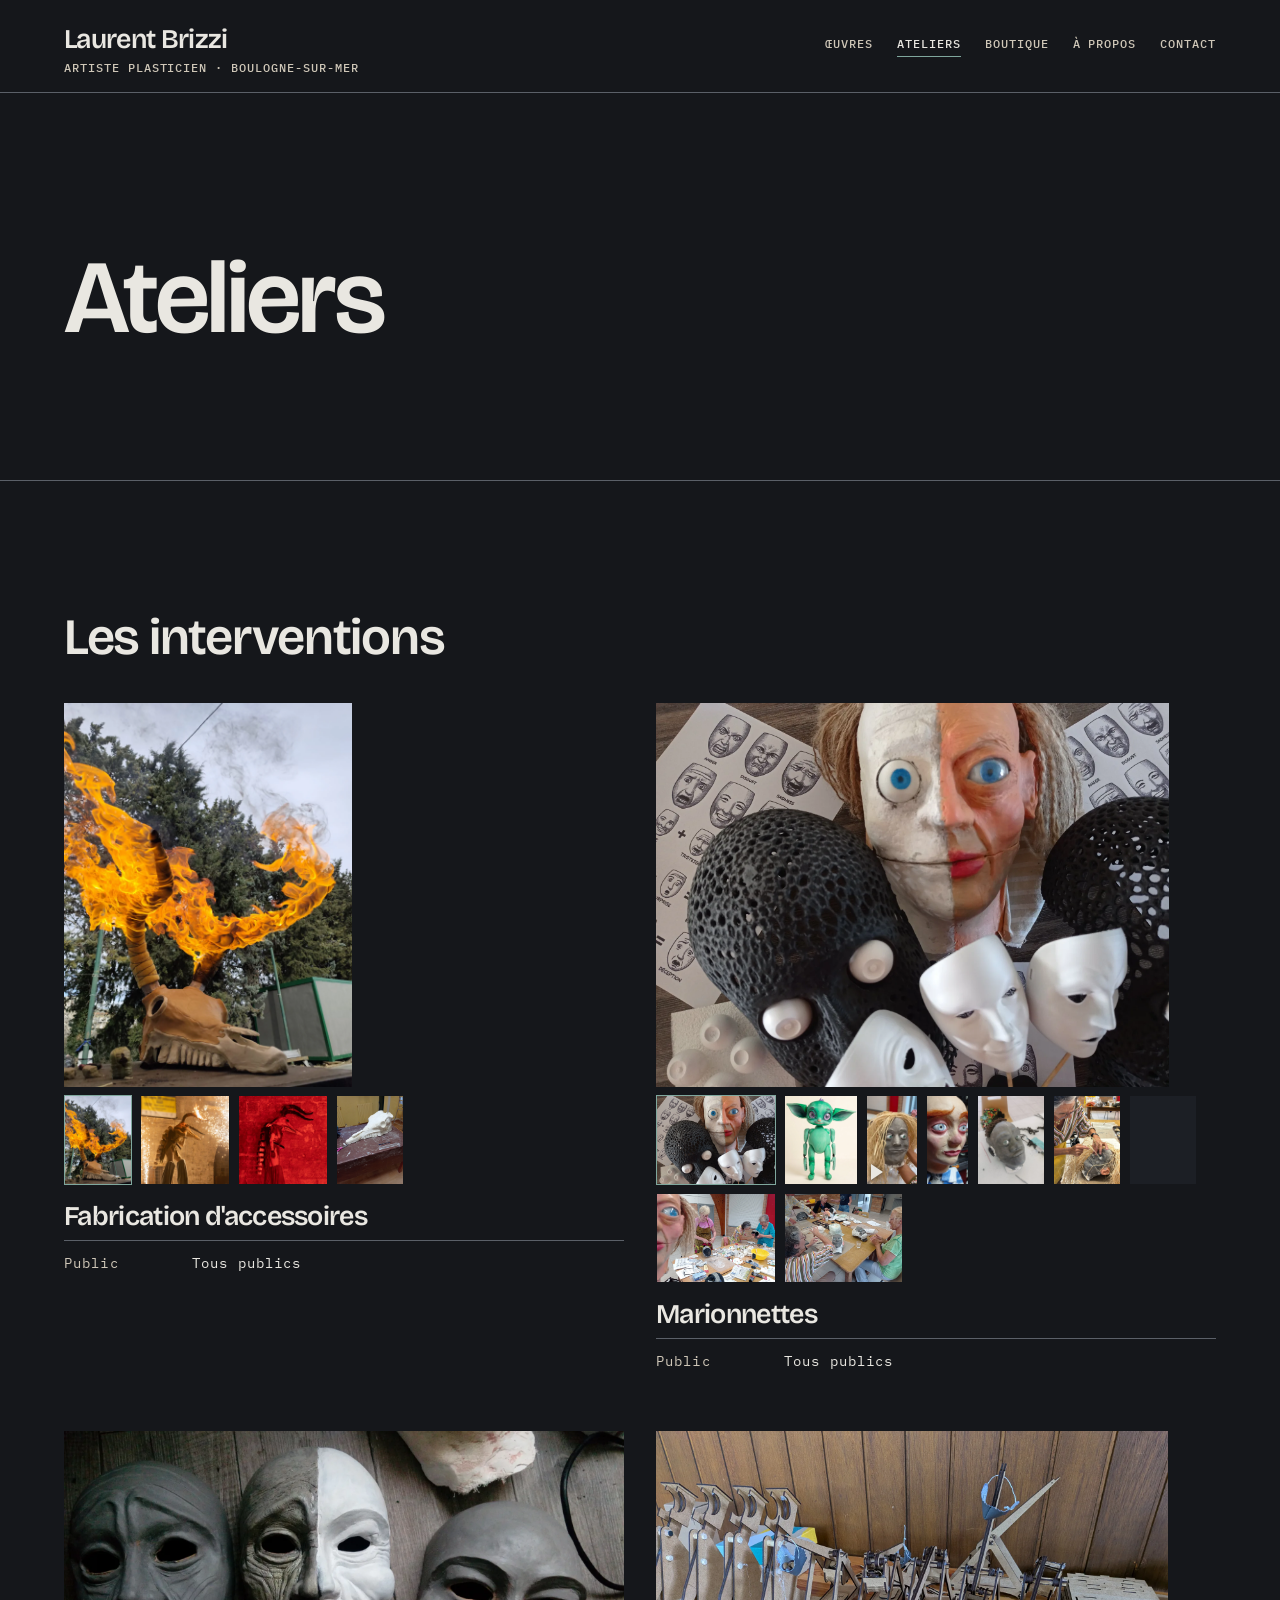
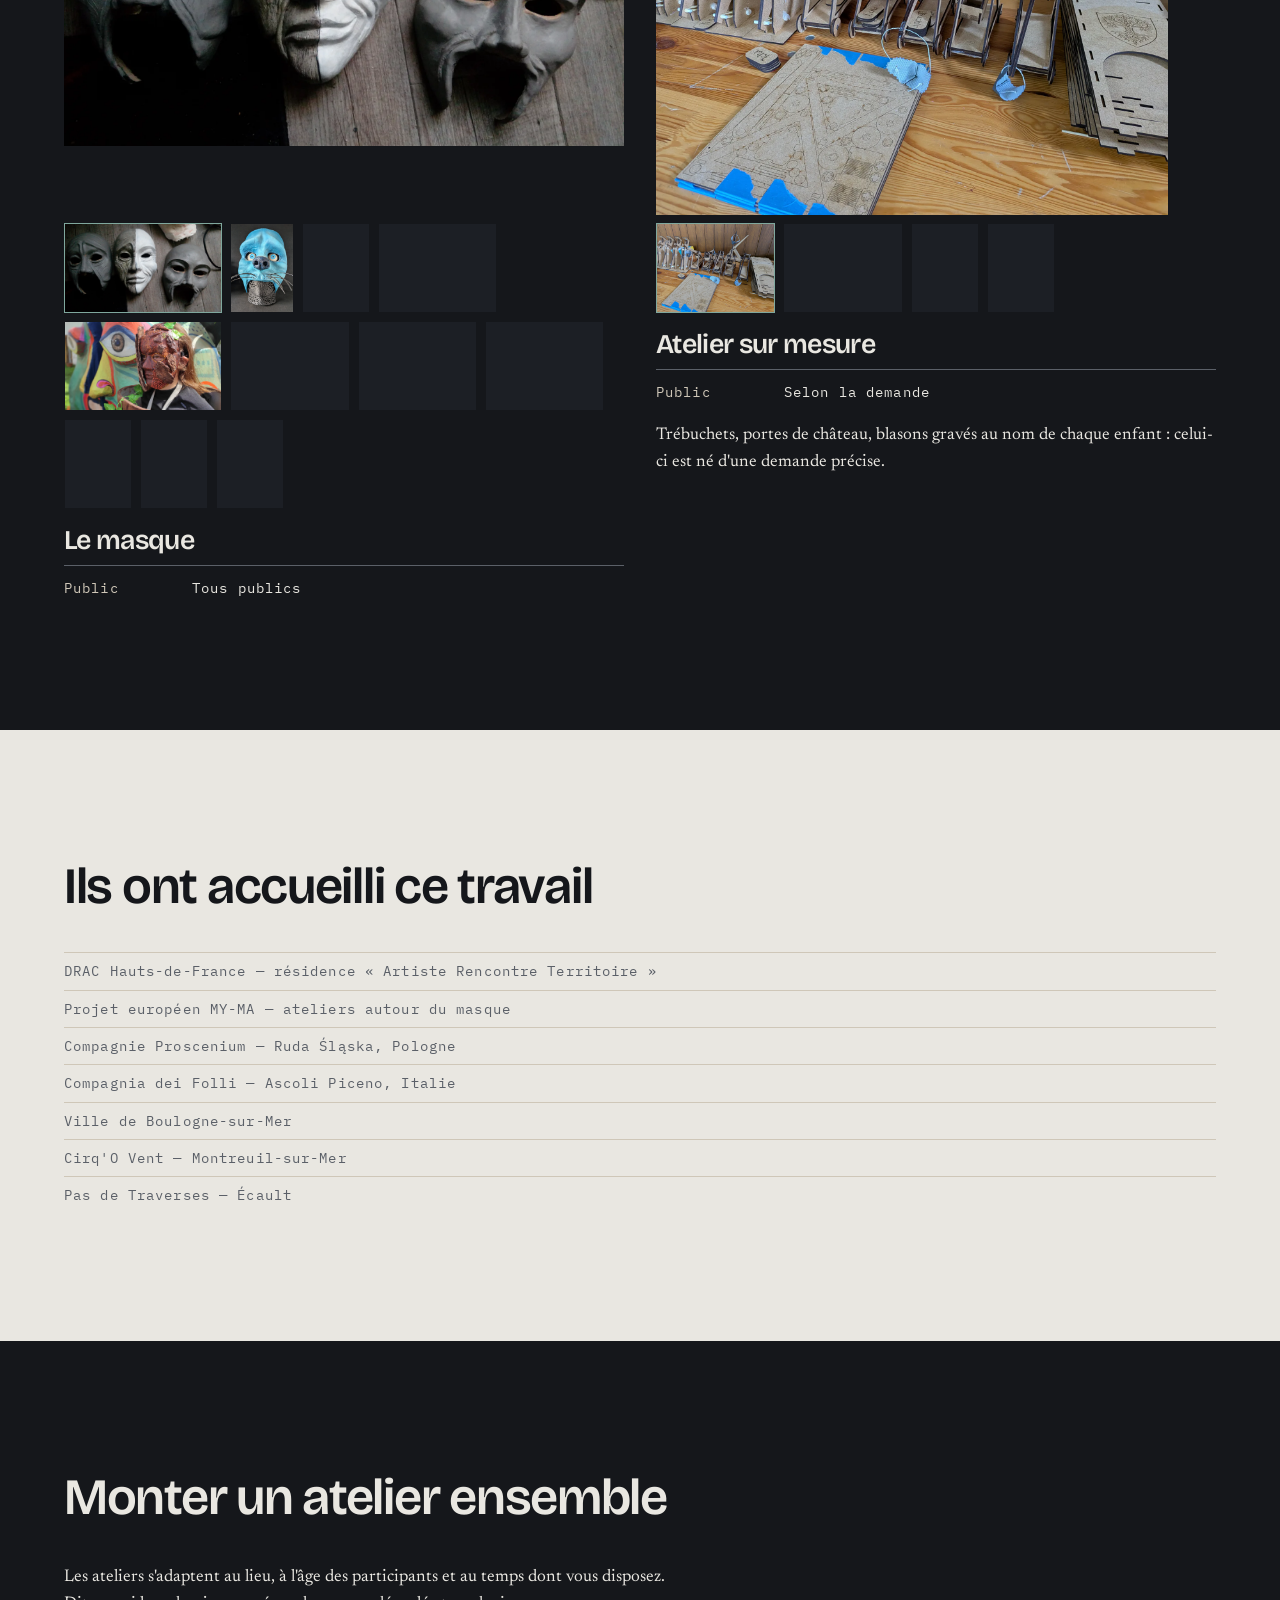
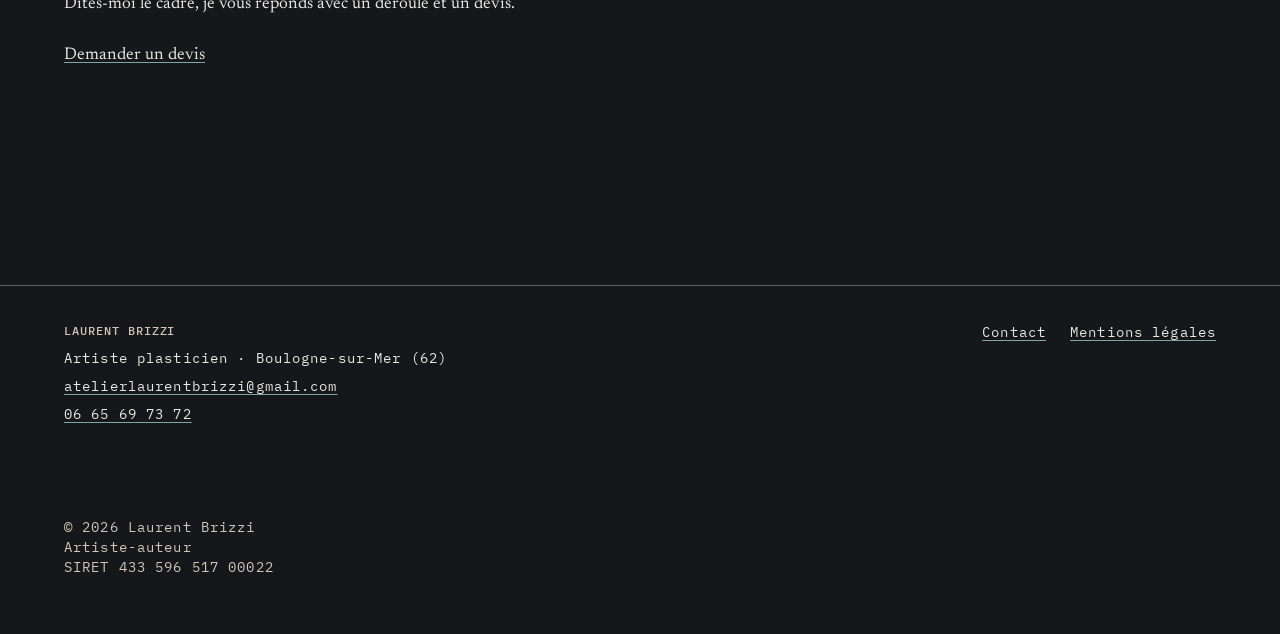
<file: ateliers.html>
<!DOCTYPE html>
<html lang="fr">
<head>
  <meta charset="utf-8">
  <meta name="viewport" content="width=device-width, initial-scale=1">
  <title>Ateliers — Laurent Brizzi, artiste plasticien</title>
  <meta name="description" content="Ateliers créatifs tous publics menés par Laurent Brizzi à Boulogne-sur-Mer : fabrication d'accessoires, marionnettes, masque, et ateliers sur mesure. Interventions en structure culturelle, scolaire et associative.">

  <link rel="canonical" href="https://laurentbrizzi.fr/ateliers.html">

  <!-- Open Graph. L'image de partage est celle du site, og-image.jpg.
       À COMPLÉTER : pour cette page-ci, une photo d'atelier en situation
       vaudrait mieux qu'une œuvre — il y en a désormais dans
       data/ateliers.json. -->
  <meta property="og:type" content="website">
  <meta property="og:locale" content="fr_FR">
  <meta property="og:site_name" content="Laurent Brizzi">
  <meta property="og:url" content="https://laurentbrizzi.fr/ateliers.html">
  <meta property="og:title" content="Ateliers — Laurent Brizzi, artiste plasticien">
  <meta property="og:description" content="Ateliers créatifs tous publics : accessoires, marionnettes, masque, et ateliers sur mesure.">
  <meta property="og:image" content="https://laurentbrizzi.fr/og-image.jpg">
  <meta property="og:image:width" content="1200">
  <meta property="og:image:height" content="630">
  <meta property="og:image:alt" content="Twin, huile sur toile : deux têtes lisses se font face dans une structure organique rose et bleue, sous un œil unique.">

  <link rel="icon" href="favicon-32.png" sizes="32x32">
  <link rel="apple-touch-icon" href="apple-touch-icon.png">

  <link rel="preload" href="assets/fonts/BricolageGrotesque-Variable-latin.woff2" as="font" type="font/woff2" crossorigin>
  <link rel="preload" href="assets/fonts/Newsreader-Variable-latin.woff2" as="font" type="font/woff2" crossorigin>

  <link rel="stylesheet" href="assets/css/tokens.css">
  <link rel="stylesheet" href="assets/css/base.css">
  <link rel="stylesheet" href="assets/css/layout.css">
  <link rel="stylesheet" href="assets/css/composants.css">
</head>
<body>

<a class="lien-evitement" href="#contenu">Aller au contenu</a>

<header class="entete">
  <div class="bande entete__interieur">

    <a class="entete__marque" href="index.html">
      <span class="entete__nom">Laurent Brizzi</span>
      <span class="mono mono--etiquette entete__qualite">Artiste plasticien · Boulogne-sur-Mer</span>
    </a>

    <nav aria-label="Navigation principale">
      <ul class="nav-principale mono mono--etiquette">
        <li><a href="oeuvres.html">Œuvres</a></li>
        <li><a href="ateliers.html" aria-current="page">Ateliers</a></li>
        <li><a href="boutique.html">Boutique</a></li>
        <li><a href="a-propos.html">À propos</a></li>
        <li><a href="contact.html">Contact</a></li>
      </ul>
    </nav>

  </div>
</header>

<main id="contenu">

  <section class="section section--filet">
    <div class="bande flux">

      <h1>Ateliers</h1>

      <!-- À COMPLÉTER : trois ou quatre phrases de Laurent. Ce qui se passe
           concrètement dans un atelier, ce que les participants repartent
           avec. Les gestes et les matériaux nommés (§9). C'est le texte que
           lira une médiatrice culturelle avant de décrocher son téléphone. -->

    </div>
  </section>


  <!-- ================================================================== -->
  <section class="section section--filet">
    <div class="bande flux">

      <h2 class="titre-section">Les interventions</h2>

      <!-- Les caractéristiques pratiques — durée, effectif, matériel — sont
           vides tant que Laurent ne les a pas fixées. Elles ne s'affichent
           pas plutôt que d'apparaître blanches : voir data/ateliers.json. -->

      <div class="ateliers" data-ateliers>
        <p class="message">
          <strong>Chargement des ateliers…</strong><br>
          Si ce message reste affiché, le script n'a pas pu s'exécuter : soit
          JavaScript est désactivé, soit la page a été ouverte directement
          depuis le disque. Dans ce second cas, lancez
          « node scripts/serveur.mjs » puis ouvrez http://localhost:8000/
        </p>
      </div>

      <noscript>
        <p class="message">
          <strong>Cette page a besoin de JavaScript pour afficher les ateliers.</strong><br>
          Écrivez depuis la <a href="contact.html">page contact</a> :
          Laurent vous enverra la fiche des ateliers.
        </p>
      </noscript>

    </div>
  </section>


  <!-- ================================================================== -->
  <section class="section" data-fond="clair">
    <div class="bande flux">

      <h2 class="titre-section">Ils ont accueilli ce travail</h2>

      <ul class="references mono">
        <li>DRAC Hauts-de-France — résidence « Artiste Rencontre Territoire »</li>
        <li>Projet européen MY-MA — ateliers autour du masque</li>
        <li>Compagnie Proscenium — Ruda Śląska, Pologne</li>
        <li>Compagnia dei Folli — Ascoli Piceno, Italie</li>
        <li>Ville de Boulogne-sur-Mer</li>
        <li>Cirq'O Vent — Montreuil-sur-Mer</li>
        <li>Pas de Traverses — Écault</li>
      </ul>

      <!-- Les villes viennent de Laurent, le 15 octobre 2026.
           Ascoli Piceno est recoupé : la Compagnia dei Folli y est née en
           1984, reconnue par le ministère italien de la Culture en section
           théâtre de rue.
           Ruda Śląska repose sur sa seule parole : la recherche n'a trouvé
           qu'un Teatr Proscenium à Cracovie, et le théâtre de Ruda Śląska
           porte un autre nom. Il maintient sa version, c'est son parcours.
           Si un doute revient, c'est là qu'il faut regarder. -->

      <!-- À COMPLÉTER : vérifier avec Laurent que cette liste est exacte et
           publiable telle quelle, et préciser pour chacun ce qui a été mené.
           Une référence vague dessert plus qu'elle ne sert. -->

    </div>
  </section>


  <!-- ================================================================== -->
  <section class="section section--filet">
    <div class="bande bande--etroite flux">

      <h2 class="titre-section">Monter un atelier ensemble</h2>

      <p>
        Les ateliers s'adaptent au lieu, à l'âge des participants et au temps
        dont vous disposez. Dites-moi le cadre, je vous réponds avec un
        déroulé et un devis.
      </p>

      <!-- À COMPLÉTER : la fiche ateliers en PDF, à déposer dans /docs.
           Le lien n'est pas écrit tant que le fichier n'existe pas — un lien
           mort sur une page qui sert à être contacté coûte cher. -->

      <p><a href="contact.html">Demander un devis</a></p>

    </div>
  </section>

</main>

<footer class="pied">
  <div class="bande pied__interieur">

    <div class="pied__bloc">
      <p class="mono mono--etiquette">Laurent Brizzi</p>
      <p class="mono">Artiste plasticien · Boulogne-sur-Mer (62)</p>
      <p class="mono"><a href="mailto:atelierlaurentbrizzi@gmail.com">atelierlaurentbrizzi@gmail.com</a></p>
      <p class="mono"><a href="tel:+33665697372">06&nbsp;65&nbsp;69&nbsp;73&nbsp;72</a></p>
    </div>

    <nav class="pied__bloc" aria-label="Navigation secondaire">
      <ul class="pied__liens mono">
        <li><a href="contact.html">Contact</a></li>
        <li><a href="mentions-legales.html">Mentions légales</a></li>
      </ul>
    </nav>

    <p class="mono pied__mention">
      <span class="pied__ligne">© 2026 Laurent Brizzi</span>
      <span class="pied__ligne">Artiste-auteur</span>
      <span class="pied__ligne">SIRET 433&nbsp;596&nbsp;517&nbsp;00022</span>
    </p>

  </div>
</footer>

<script type="module" src="assets/js/pages.js"></script>

</body>
</html>
</file>
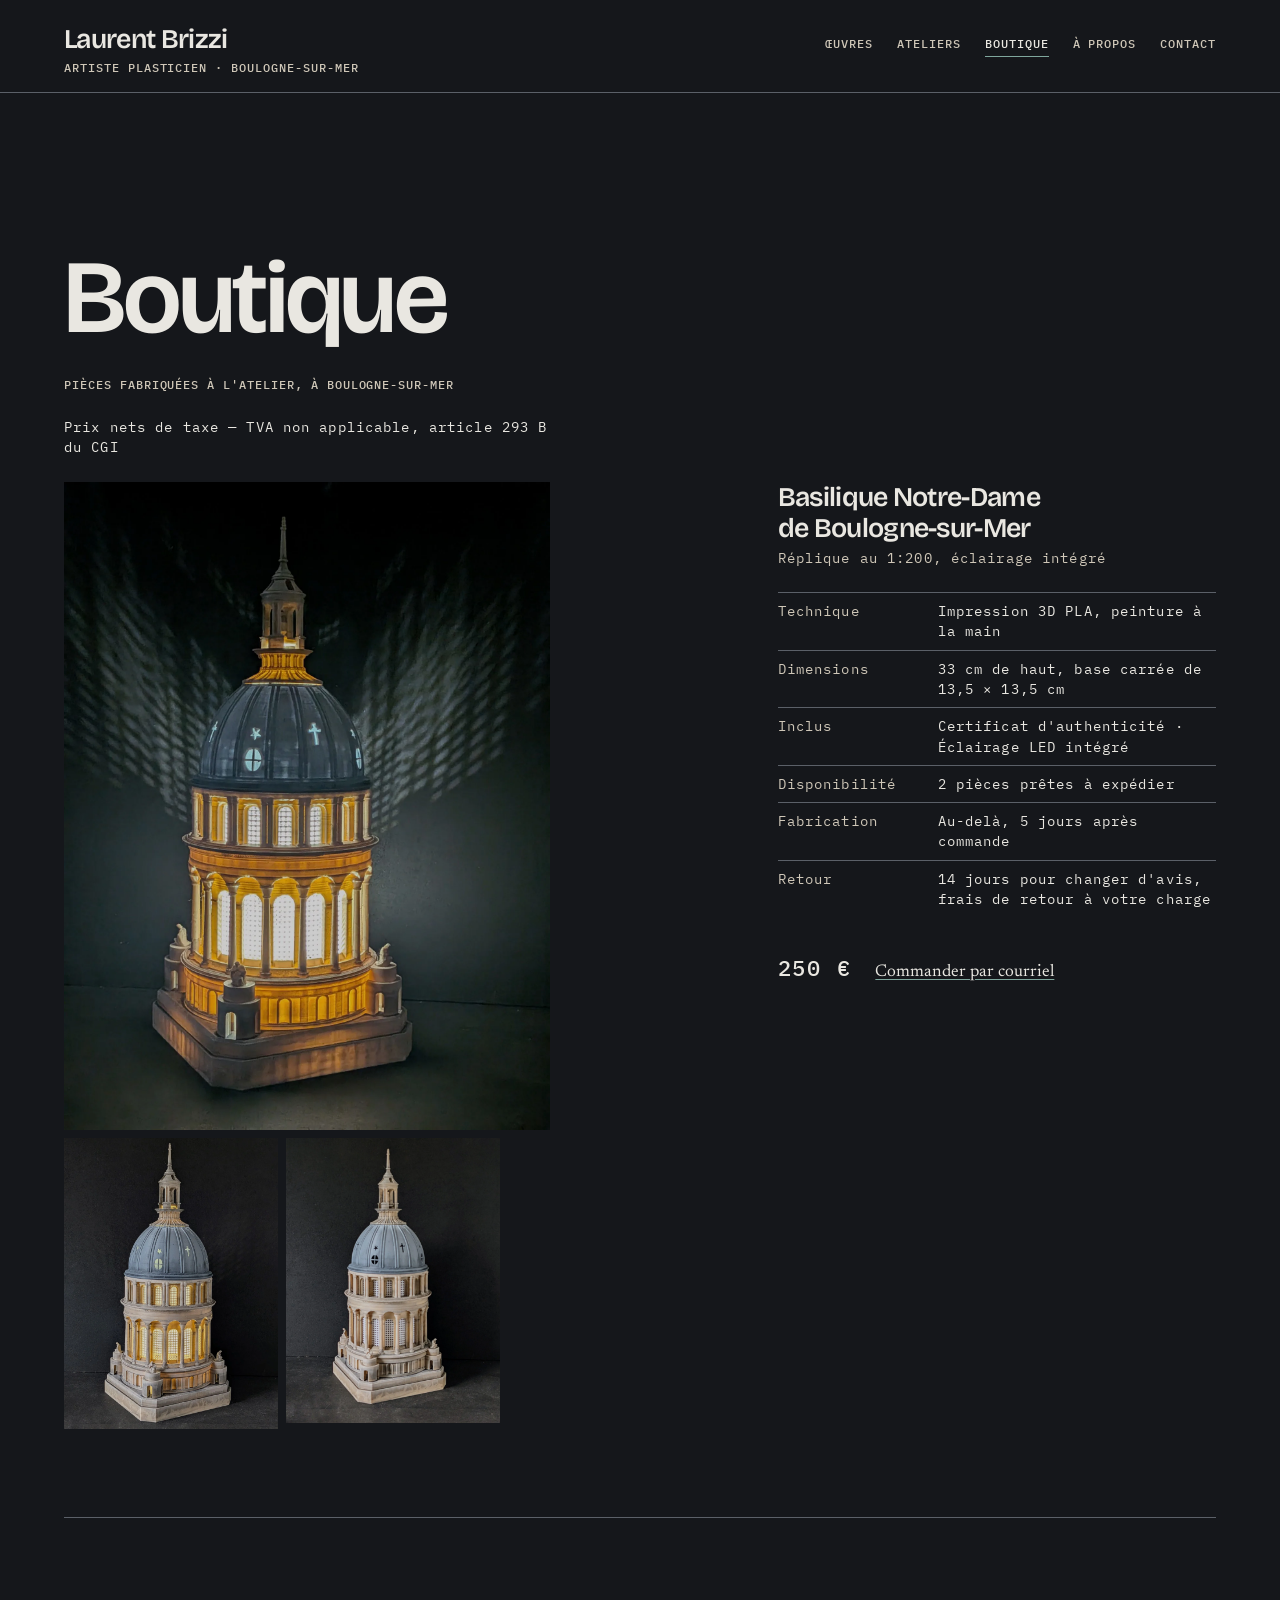
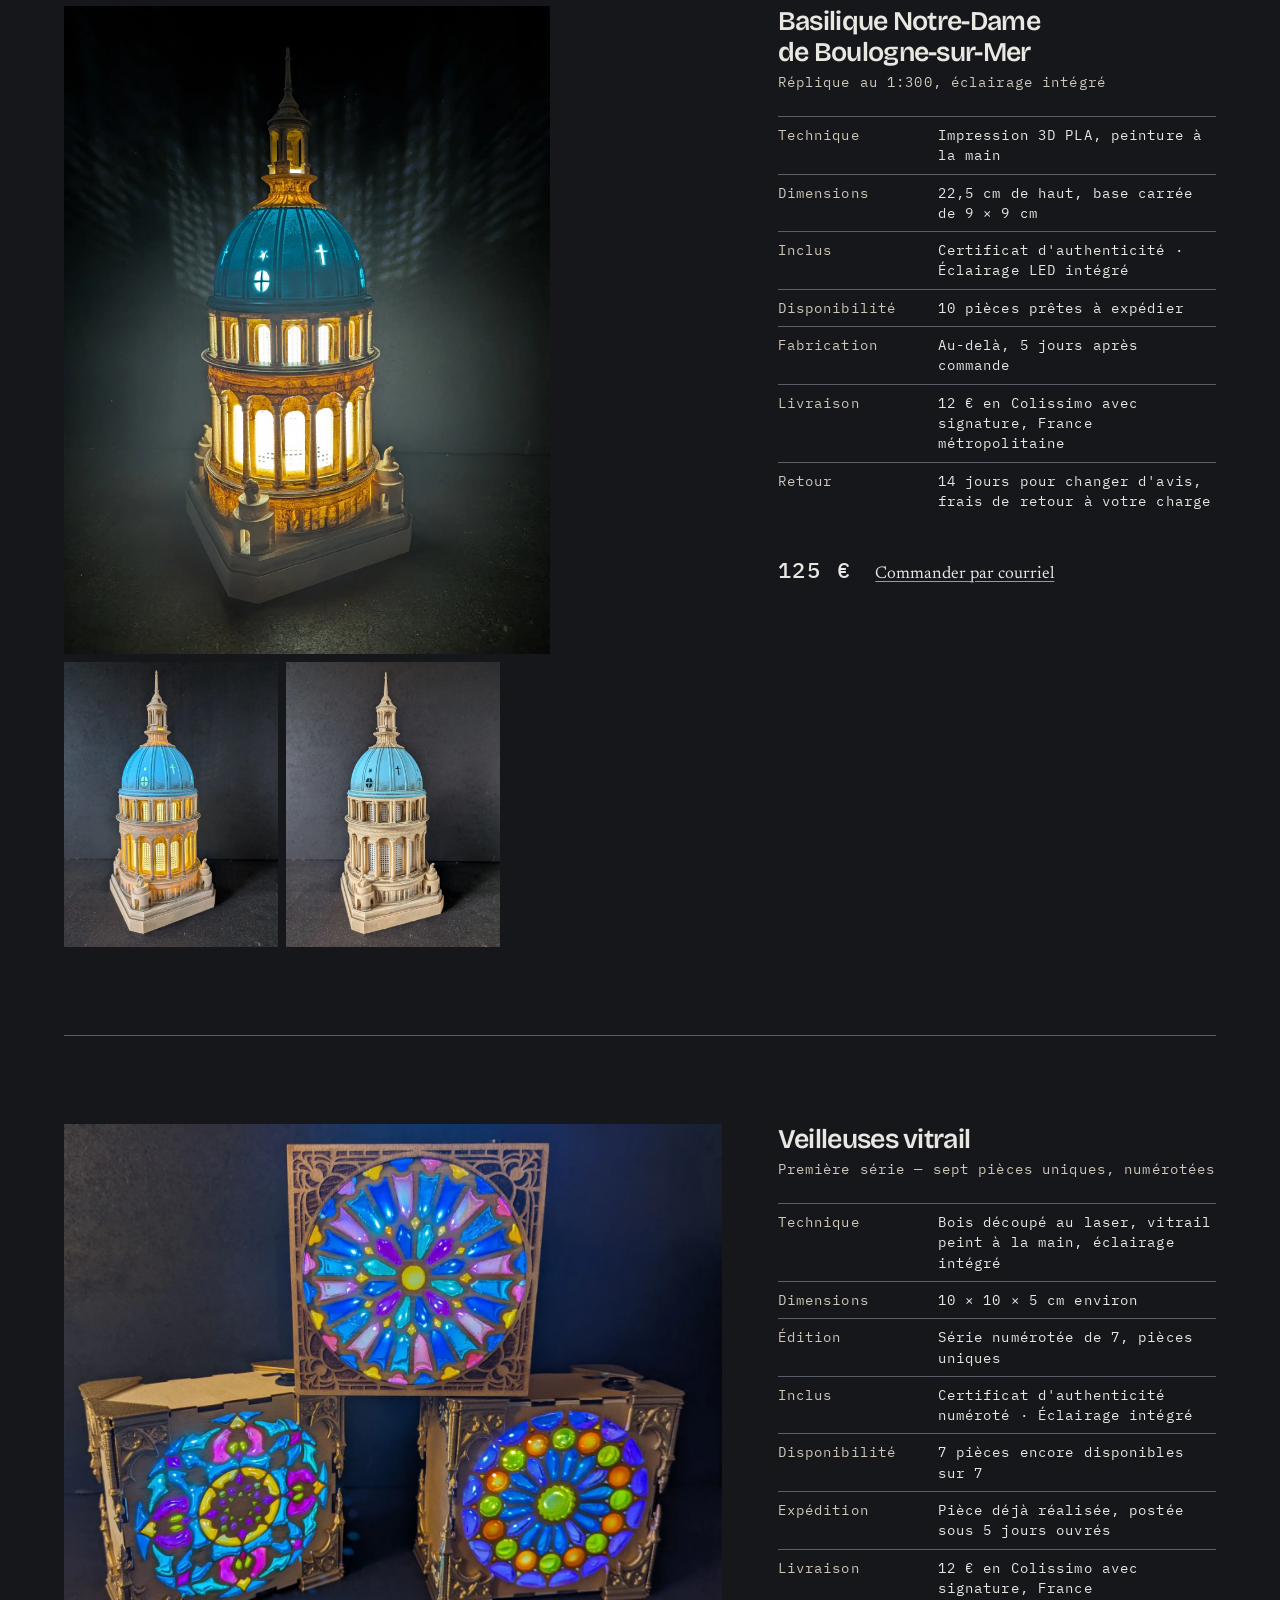
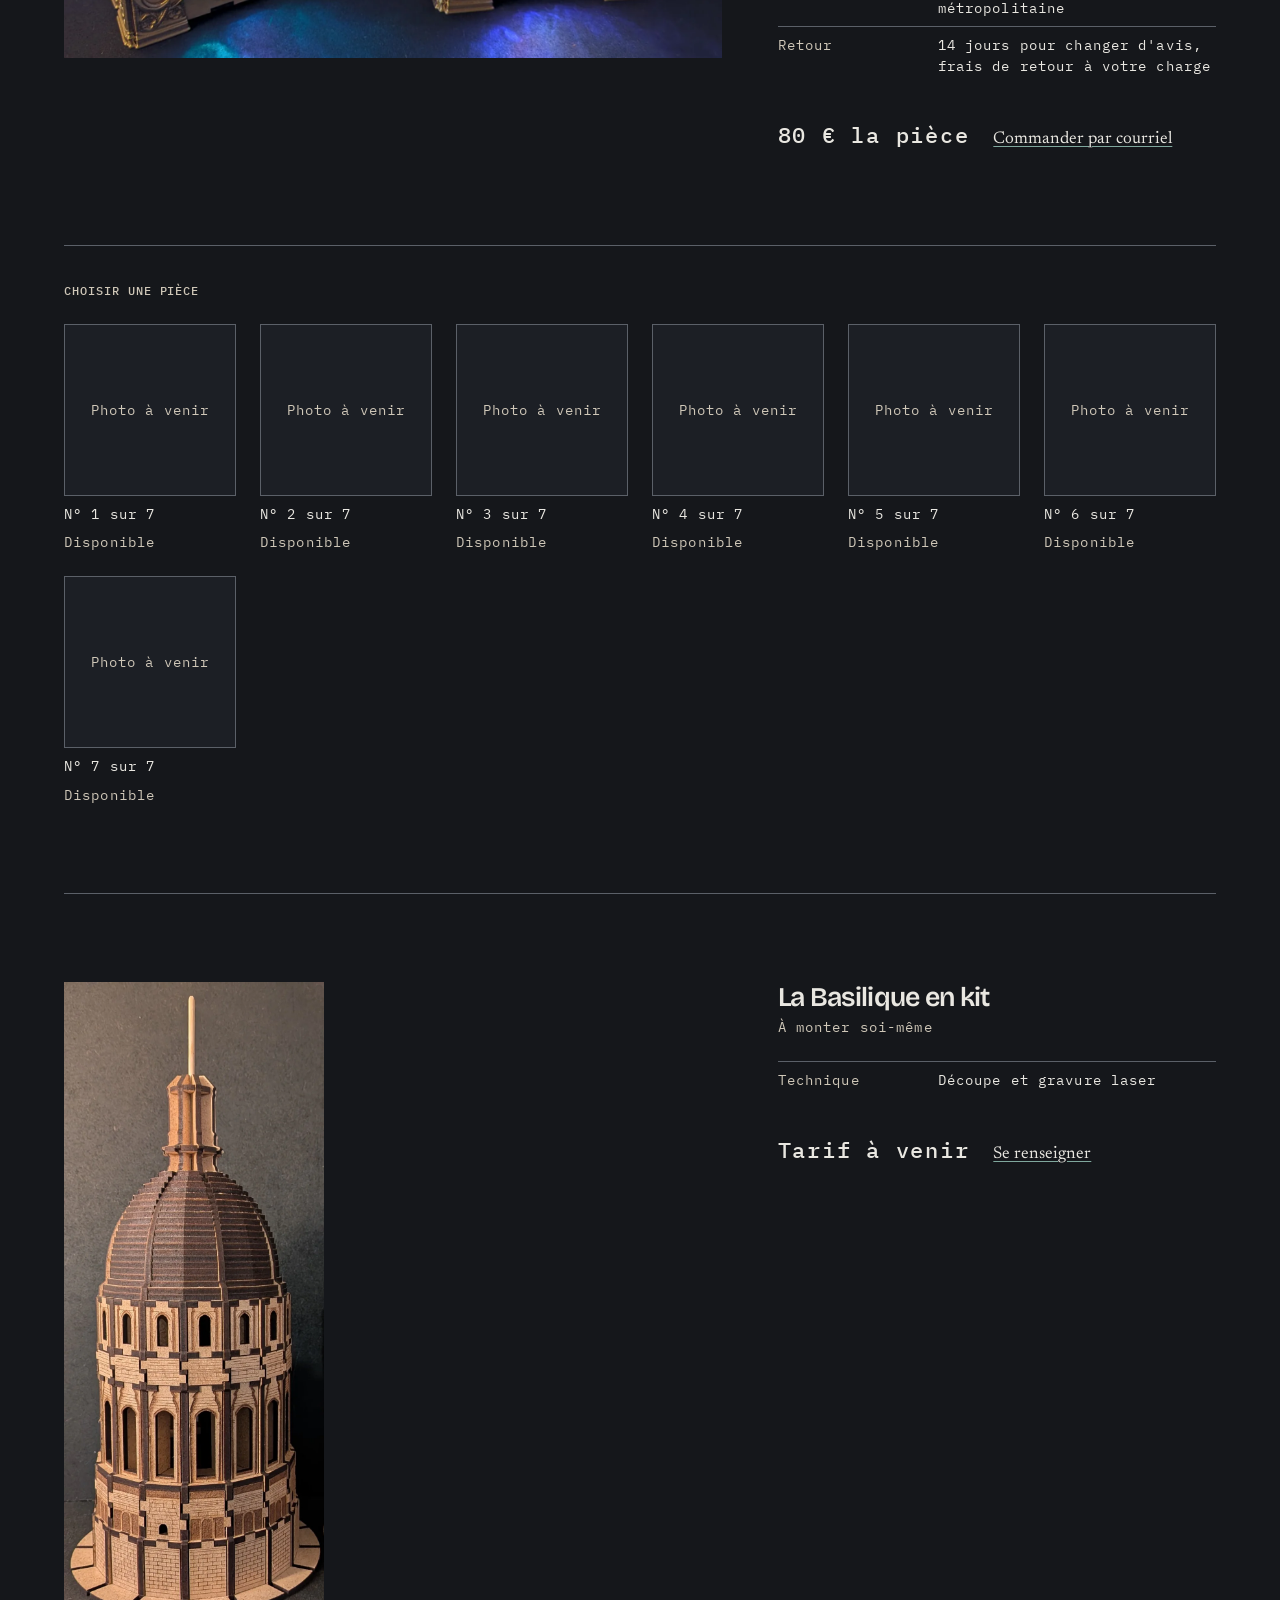
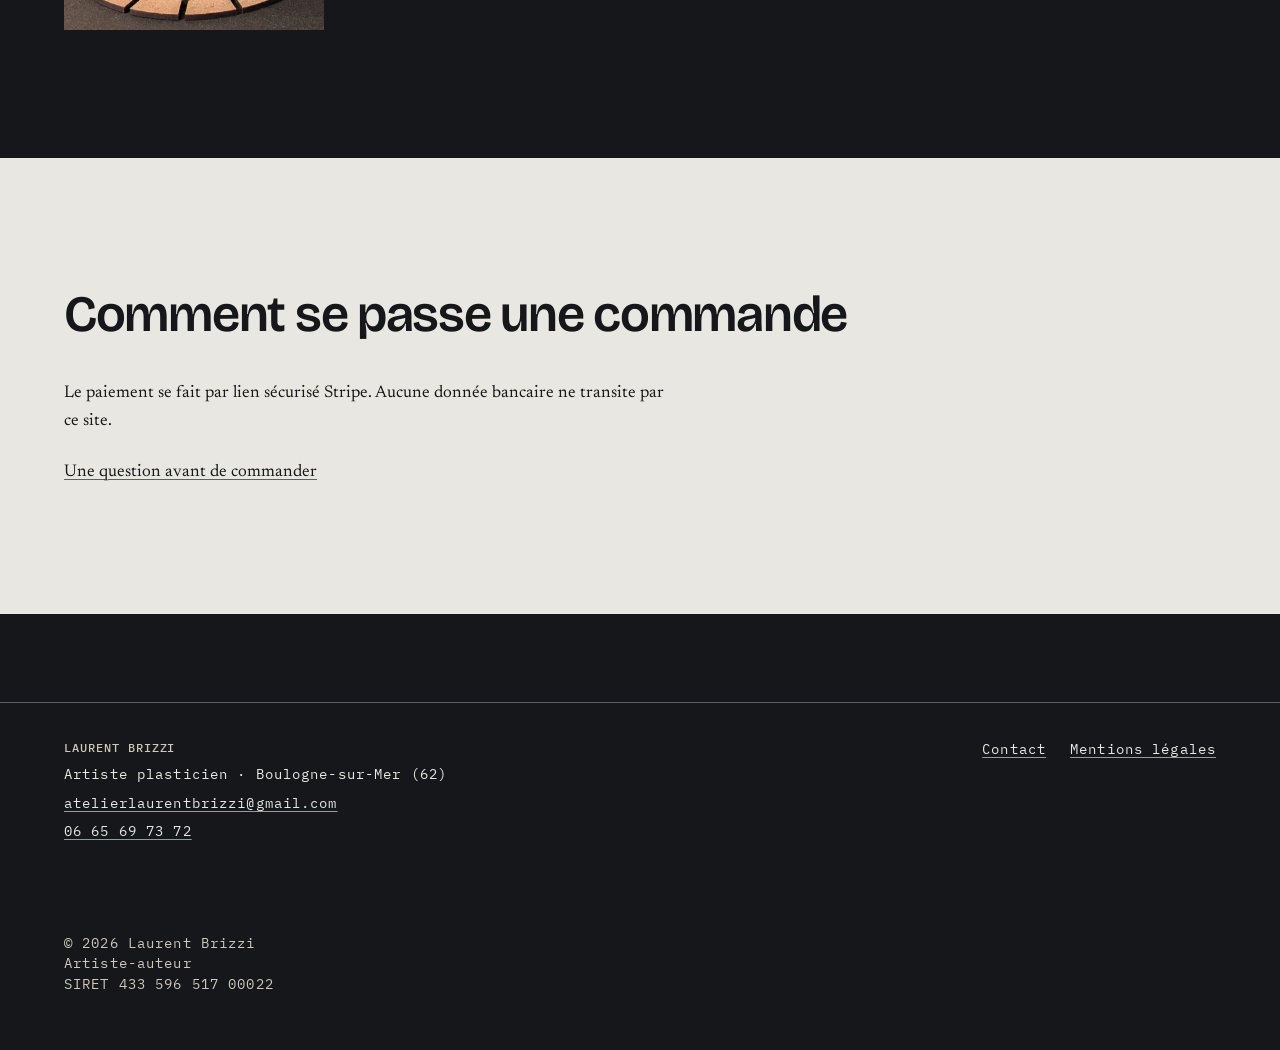
<file: boutique.html>
<!DOCTYPE html>
<html lang="fr">
<head>
  <meta charset="utf-8">
  <meta name="viewport" content="width=device-width, initial-scale=1">
  <title>Boutique — Laurent Brizzi, artiste plasticien</title>
  <meta name="description" content="Pièces éditées de Laurent Brizzi : répliques de la Basilique Notre-Dame de Boulogne-sur-Mer imprimées en 3D et peintes à la main, veilleuses vitrail, kit à monter soi-même.">

  <link rel="canonical" href="https://laurentbrizzi.fr/boutique.html">

  <!-- Open Graph. L'image de partage est en place : og-image.jpg, 1200 × 630. -->
  <meta property="og:type" content="website">
  <meta property="og:locale" content="fr_FR">
  <meta property="og:site_name" content="Laurent Brizzi">
  <meta property="og:url" content="https://laurentbrizzi.fr/boutique.html">
  <meta property="og:title" content="Boutique — Laurent Brizzi, artiste plasticien">
  <meta property="og:description" content="Répliques de la Basilique Notre-Dame de Boulogne-sur-Mer, veilleuses vitrail, kit à monter soi-même.">
  <meta property="og:image" content="https://laurentbrizzi.fr/og-image.jpg">
  <meta property="og:image:width" content="1200">
  <meta property="og:image:height" content="630">
  <meta property="og:image:alt" content="Twin, huile sur toile : deux têtes lisses se font face dans une structure organique rose et bleue, sous un œil unique.">

  <link rel="icon" href="favicon-32.png" sizes="32x32">
  <link rel="apple-touch-icon" href="apple-touch-icon.png">

  <link rel="preload" href="assets/fonts/BricolageGrotesque-Variable-latin.woff2" as="font" type="font/woff2" crossorigin>
  <link rel="preload" href="assets/fonts/Newsreader-Variable-latin.woff2" as="font" type="font/woff2" crossorigin>

  <link rel="stylesheet" href="assets/css/tokens.css">
  <link rel="stylesheet" href="assets/css/base.css">
  <link rel="stylesheet" href="assets/css/layout.css">
  <link rel="stylesheet" href="assets/css/composants.css">
</head>
<body>

<a class="lien-evitement" href="#contenu">Aller au contenu</a>

<!-- EN-TÊTE — balisage commun aux huit pages. -->
<header class="entete">
  <div class="bande entete__interieur">

    <a class="entete__marque" href="index.html">
      <span class="entete__nom">Laurent Brizzi</span>
      <span class="mono mono--etiquette entete__qualite">Artiste plasticien · Boulogne-sur-Mer</span>
    </a>

    <nav aria-label="Navigation principale">
      <ul class="nav-principale mono mono--etiquette">
        <li><a href="oeuvres.html">Œuvres</a></li>
        <li><a href="ateliers.html">Ateliers</a></li>
        <li><a href="boutique.html" aria-current="page">Boutique</a></li>
        <li><a href="a-propos.html">À propos</a></li>
        <li><a href="contact.html">Contact</a></li>
      </ul>
    </nav>

  </div>
</header>

<main id="contenu">

  <section class="section">
    <div class="bande flux">

      <h1>Boutique</h1>

      <!-- À COMPLÉTER : deux ou trois phrases de Laurent. D'où vient le
           projet de la Basilique, pourquoi ce bâtiment-là. Les gestes et
           les matériaux nommés précisément (§9). -->

      <p class="mono mono--etiquette">
        Pièces fabriquées à l'atelier, à Boulogne-sur-Mer
      </p>

      <!-- Mention obligatoire pour un artiste-auteur en franchise en base.
           Elle doit aussi figurer sur chaque facture. Si le régime change
           un jour, c'est ici et dans les mentions légales qu'on corrige. -->
      <p class="mono">
        Prix nets de taxe — TVA non applicable, article 293 B du CGI
      </p>

      <div data-boutique>
        <p class="message">
          <strong>Chargement de la boutique…</strong><br>
          Si ce message reste affiché, le script n'a pas pu s'exécuter : soit
          JavaScript est désactivé, soit la page a été ouverte directement
          depuis le disque. Dans ce second cas, lancez
          « node scripts/serveur.mjs » puis ouvrez http://localhost:8000/
        </p>
      </div>

      <noscript>
        <p class="message">
          <strong>La boutique a besoin de JavaScript pour s'afficher.</strong><br>
          Écrivez depuis la <a href="contact.html">page contact</a> :
          Laurent vous répondra avec les tarifs et les délais.
        </p>
      </noscript>

    </div>
  </section>


  <!-- ================================================================== -->
  <section class="section" data-fond="clair">
    <div class="bande bande--etroite flux">

      <h2 class="titre-section">Comment se passe une commande</h2>

      <!-- À COMPLÉTER : ce bloc doit dire, en clair et avant l'achat, le
           délai de fabrication, les frais de port, le droit de rétractation
           de quatorze jours et l'adresse de retour. Ce sont des mentions
           obligatoires pour une vente à distance, pas du confort (§8, §10).
           Tant qu'elles ne sont pas renseignées, aucun bouton de paiement
           ne doit être activé. -->

      <p>
        Le paiement se fait par lien sécurisé Stripe. Aucune donnée bancaire
        ne transite par ce site.
      </p>

      <p>
        <a href="contact.html">Une question avant de commander</a>
      </p>

    </div>
  </section>


  <!-- ================================================================== -->
  <!-- SECTION « OÙ VOIR LES PIÈCES » — RETIRÉE LE 30 OCTOBRE 2026, à la
       demande de Laurent. Elle annonçait les deux répliques de la
       Basilique en vente à la boutique du château-musée de
       Boulogne-sur-Mer depuis octobre 2026. L'entrée correspondante a été
       retirée en même temps de data/parcours.json, rubrique « diffusion ».

       L'idée de la section reste bonne et vaut d'être rétablie dès qu'un
       lieu est confirmé : une réplique peinte à la main se juge mal sur
       une photographie, et un acheteur qui peut la voir posée sur une
       étagère achète plus volontiers. La forme était :

         <section class="section section--filet">
           <div class="bande bande--etroite flux">
             <h2 class="titre-section">Où voir les pièces</h2>
             <p>…lieu, ville, depuis quelle date…</p>
           </div>
         </section>

       Un point de vente se note AUSSI dans data/parcours.json, rubrique
       « diffusion » : un dépôt-vente est une référence autant qu'un point
       de vente. Les deux textes sont courts et ne se recopient pas mot
       pour mot — si l'un change, penser à l'autre.

       À COMPLÉTER : Arty Christmas, marché de Noël artistique de la
       bibliothèque des Annonciades, du 11 au 13 décembre 2026. Retiré le
       25 octobre 2026 : la candidature de Laurent n'est pas encore
       acceptée. Ne remettre qu'une fois la place confirmée — annoncer une
       présence qui n'aura pas lieu est pire que de se taire. -->

</main>

<!-- PIED DE PAGE — balisage commun aux huit pages. -->
<footer class="pied">
  <div class="bande pied__interieur">

    <div class="pied__bloc">
      <p class="mono mono--etiquette">Laurent Brizzi</p>
      <p class="mono">Artiste plasticien · Boulogne-sur-Mer (62)</p>
      <p class="mono"><a href="mailto:atelierlaurentbrizzi@gmail.com">atelierlaurentbrizzi@gmail.com</a></p>
      <p class="mono"><a href="tel:+33665697372">06&nbsp;65&nbsp;69&nbsp;73&nbsp;72</a></p>
    </div>

    <nav class="pied__bloc" aria-label="Navigation secondaire">
      <ul class="pied__liens mono">
        <li><a href="contact.html">Contact</a></li>
        <li><a href="mentions-legales.html">Mentions légales</a></li>
      </ul>
    </nav>

    <p class="mono pied__mention">
      <span class="pied__ligne">© 2026 Laurent Brizzi</span>
      <span class="pied__ligne">Artiste-auteur</span>
      <span class="pied__ligne">SIRET 433&nbsp;596&nbsp;517&nbsp;00022</span>
    </p>

  </div>
</footer>

<script type="module" src="assets/js/boutique.js"></script>

</body>
</html>
</file>
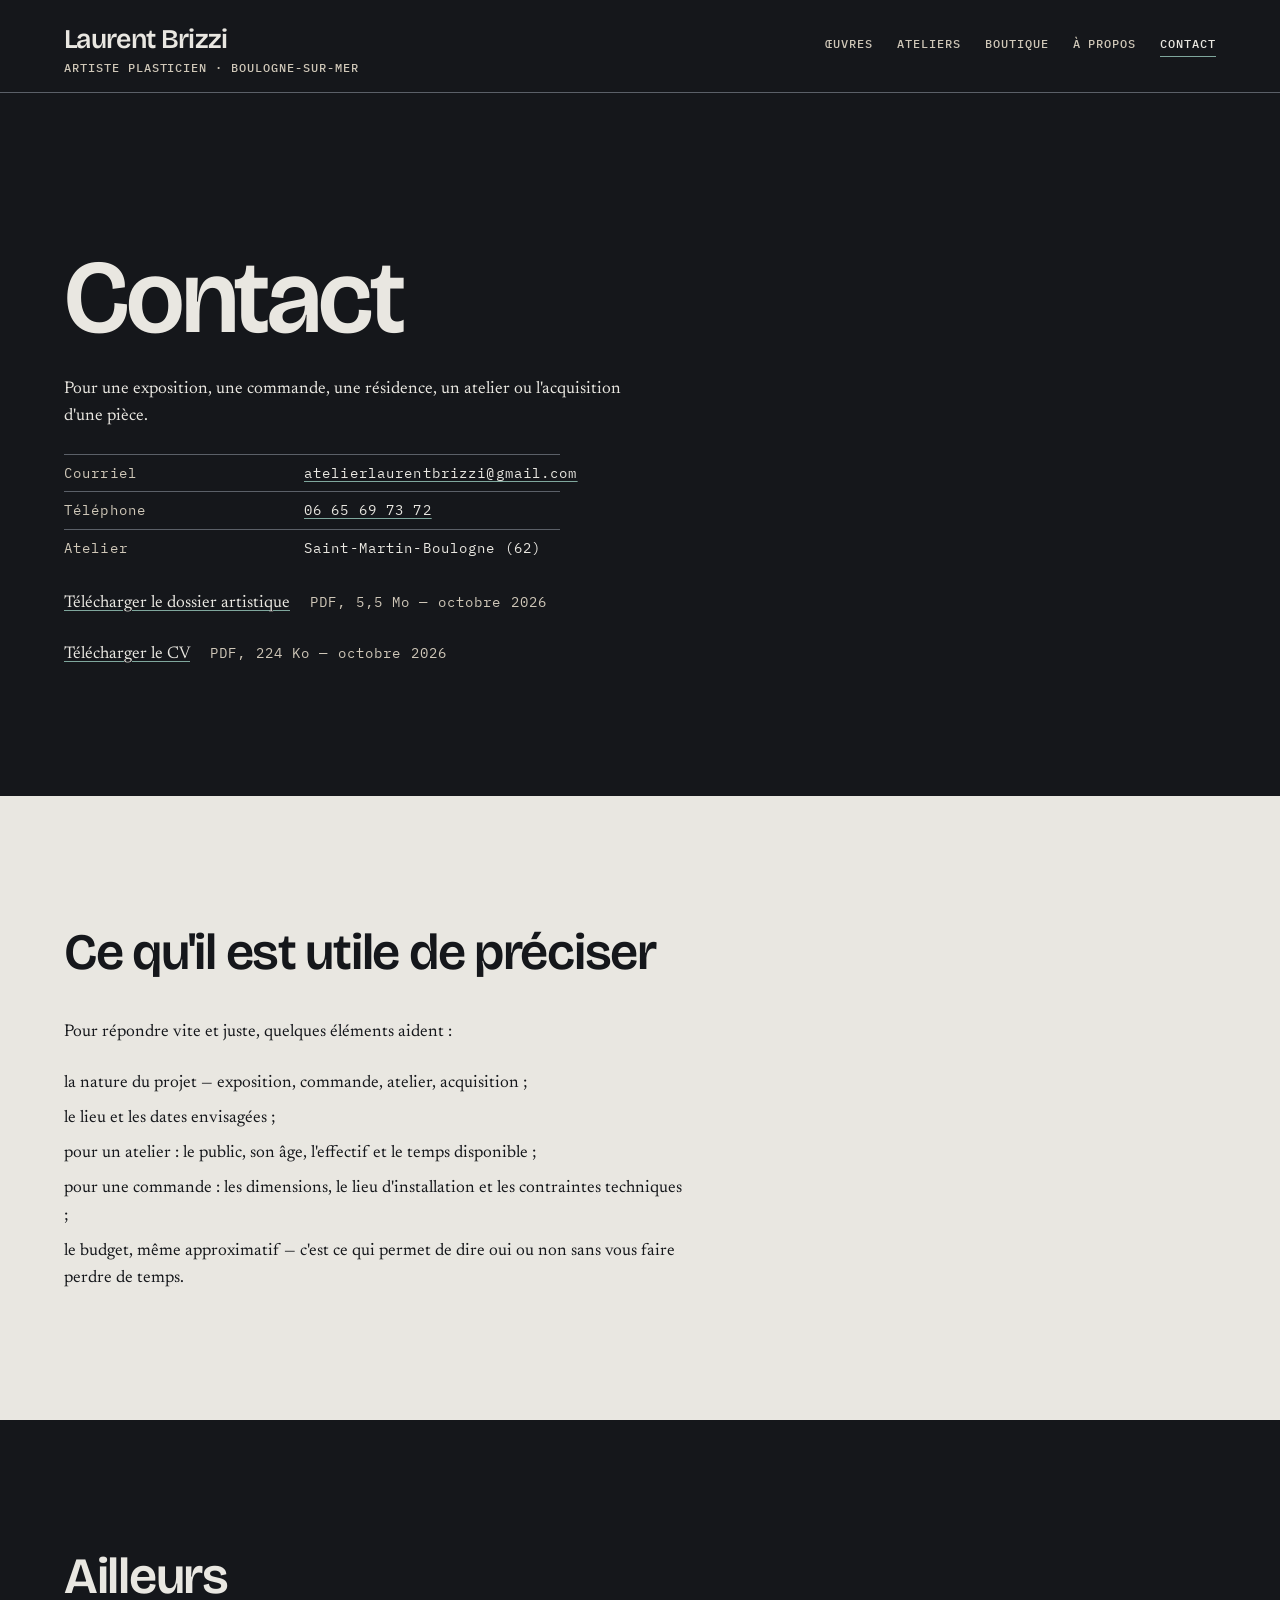
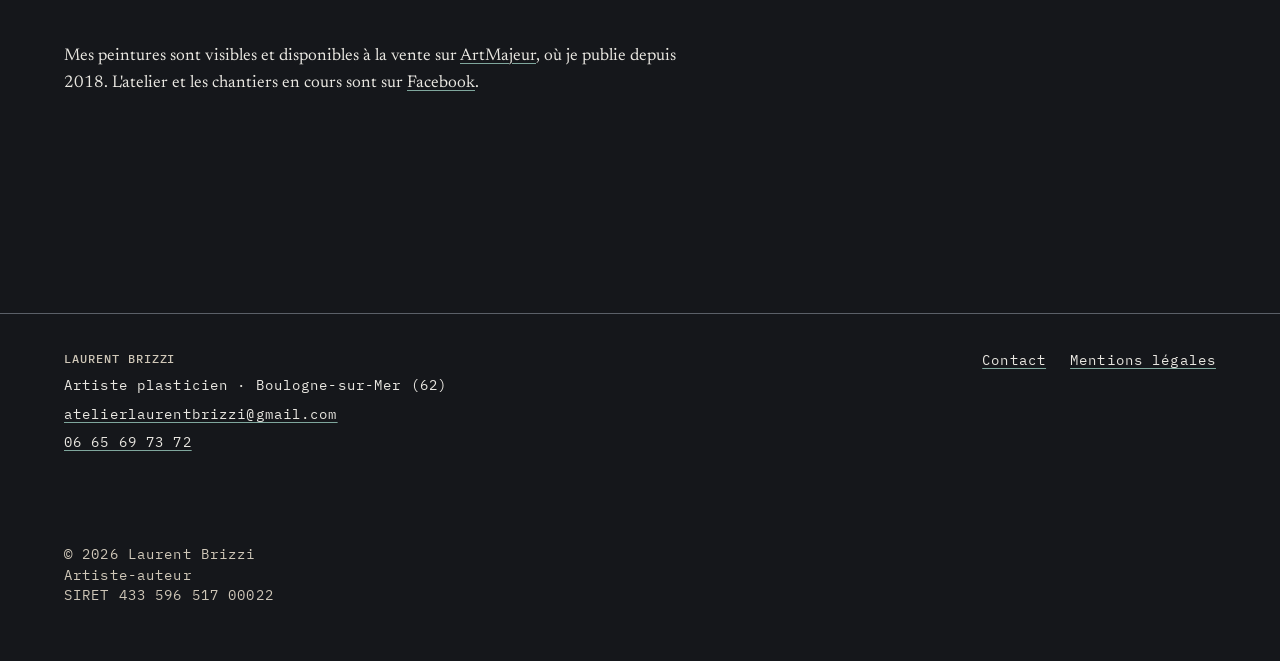
<file: contact.html>
<!DOCTYPE html>
<html lang="fr">
<head>
  <meta charset="utf-8">
  <meta name="viewport" content="width=device-width, initial-scale=1">
  <title>Contact — Laurent Brizzi, artiste plasticien</title>
  <meta name="description" content="Contacter Laurent Brizzi, artiste plasticien à Boulogne-sur-Mer : exposition, commande, résidence, atelier ou acquisition d'une pièce.">

  <link rel="canonical" href="https://laurentbrizzi.fr/contact.html">

  <!-- Open Graph. L'image de partage est en place : og-image.jpg, 1200 × 630. -->
  <meta property="og:type" content="website">
  <meta property="og:locale" content="fr_FR">
  <meta property="og:site_name" content="Laurent Brizzi">
  <meta property="og:url" content="https://laurentbrizzi.fr/contact.html">
  <meta property="og:title" content="Contact — Laurent Brizzi, artiste plasticien">
  <meta property="og:description" content="Exposition, commande, résidence, atelier ou acquisition d'une pièce.">
  <meta property="og:image" content="https://laurentbrizzi.fr/og-image.jpg">
  <meta property="og:image:width" content="1200">
  <meta property="og:image:height" content="630">
  <meta property="og:image:alt" content="Twin, huile sur toile : deux têtes lisses se font face dans une structure organique rose et bleue, sous un œil unique.">

  <link rel="icon" href="favicon-32.png" sizes="32x32">
  <link rel="apple-touch-icon" href="apple-touch-icon.png">

  <link rel="preload" href="assets/fonts/BricolageGrotesque-Variable-latin.woff2" as="font" type="font/woff2" crossorigin>
  <link rel="preload" href="assets/fonts/Newsreader-Variable-latin.woff2" as="font" type="font/woff2" crossorigin>

  <link rel="stylesheet" href="assets/css/tokens.css">
  <link rel="stylesheet" href="assets/css/base.css">
  <link rel="stylesheet" href="assets/css/layout.css">
  <link rel="stylesheet" href="assets/css/composants.css">
</head>
<body>

<a class="lien-evitement" href="#contenu">Aller au contenu</a>

<header class="entete">
  <div class="bande entete__interieur">

    <a class="entete__marque" href="index.html">
      <span class="entete__nom">Laurent Brizzi</span>
      <span class="mono mono--etiquette entete__qualite">Artiste plasticien · Boulogne-sur-Mer</span>
    </a>

    <nav aria-label="Navigation principale">
      <ul class="nav-principale mono mono--etiquette">
        <li><a href="oeuvres.html">Œuvres</a></li>
        <li><a href="ateliers.html">Ateliers</a></li>
        <li><a href="boutique.html">Boutique</a></li>
        <li><a href="a-propos.html">À propos</a></li>
        <li><a href="contact.html" aria-current="page">Contact</a></li>
      </ul>
    </nav>

  </div>
</header>

<main id="contenu">

  <section class="section section--filet">
    <div class="bande bande--etroite flux">

      <h1>Contact</h1>

      <p>
        Pour une exposition, une commande, une résidence, un atelier ou
        l'acquisition d'une pièce.
      </p>

      <!-- Il n'y a volontairement PAS de formulaire : le site est statique,
           sans serveur pour recevoir les envois. Un formulaire qui n'envoie
           rien est pire que pas de formulaire. Le courriel et le téléphone
           sont des liens actifs : cliquables depuis un mobile. -->

      <dl class="coordonnees mono">
        <div class="coordonnees__ligne">
          <dt>Courriel</dt>
          <dd><a href="mailto:atelierlaurentbrizzi@gmail.com">atelierlaurentbrizzi@gmail.com</a></dd>
        </div>
        <div class="coordonnees__ligne">
          <dt>Téléphone</dt>
          <dd><a href="tel:+33665697372">06&nbsp;65&nbsp;69&nbsp;73&nbsp;72</a></dd>
        </div>
        <div class="coordonnees__ligne">
          <dt>Atelier</dt>
          <dd>Saint-Martin-Boulogne (62)</dd>
        </div>
      </dl>

      <!-- Les deux documents sont aussi sur la page À propos, mais le §3
           demande qu'une institution les trouve en moins de trente
           secondes. Celui qui arrive ici est sur le point d'écrire : autant
           qu'il reparte avec le dossier. -->
      <p>
        <a href="docs/dossier-laurent-brizzi.pdf">Télécharger le dossier artistique</a>
        <span class="mono lien-fichier">PDF, 5,5&nbsp;Mo — octobre 2026</span>
      </p>

      <p>
        <a href="docs/cv-laurent-brizzi.pdf">Télécharger le CV</a>
        <span class="mono lien-fichier">PDF, 224&nbsp;Ko — octobre 2026</span>
      </p>

    </div>
  </section>


  <!-- ================================================================== -->
  <section class="section" data-fond="clair">
    <div class="bande bande--etroite flux">

      <h2 class="titre-section">Ce qu'il est utile de préciser</h2>

      <p>
        Pour répondre vite et juste, quelques éléments aident :
      </p>

      <ul class="flux flux--serre">
        <li>la nature du projet — exposition, commande, atelier, acquisition ;</li>
        <li>le lieu et les dates envisagées ;</li>
        <li>pour un atelier : le public, son âge, l'effectif et le temps disponible ;</li>
        <li>pour une commande : les dimensions, le lieu d'installation et les contraintes techniques ;</li>
        <li>le budget, même approximatif — c'est ce qui permet de dire oui ou non sans vous faire perdre de temps.</li>
      </ul>

    </div>
  </section>


  <!-- ================================================================== -->
  <section class="section section--filet">
    <div class="bande bande--etroite flux">

      <h2 class="titre-section">Ailleurs</h2>

      <!-- La page Facebook est liée depuis le 30 octobre 2026.

           Elle ne l'était pas jusque-là, et ce n'était pas un oubli :
           elle annonçait un autre courriel que ce site et déclarait
           comme site web une ancienne chaîne YouTube. Laurent a corrigé
           les deux — présentation, courriel atelierlaurentbrizzi@gmail.com,
           et site web vers laurentbrizzi.fr — et a demandé le lien le
           jour même. Le même lien figure dans les pieds de index.html et
           oeuvres.html, et dans le sameAs des données structurées de
           a-propos.html.

           Trois adresses voisines ne sont PAS la sienne : /brizzi est une
           entreprise espagnole, /laurent.brizzi son profil privé qui
           n'affiche rien, /atelierlaurentbrizzi n'existe pas. -->

      <p>
        Mes peintures sont visibles et disponibles à la vente sur
        <a href="https://www.artmajeur.com/laurent-brizzi" rel="noopener">ArtMajeur</a>,
        où je publie depuis 2018. L'atelier et les chantiers en cours sont
        sur <a href="https://www.facebook.com/atelierbrizzi" rel="noopener">Facebook</a>.
      </p>

    </div>
  </section>

</main>

<footer class="pied">
  <div class="bande pied__interieur">

    <div class="pied__bloc">
      <p class="mono mono--etiquette">Laurent Brizzi</p>
      <p class="mono">Artiste plasticien · Boulogne-sur-Mer (62)</p>
      <p class="mono"><a href="mailto:atelierlaurentbrizzi@gmail.com">atelierlaurentbrizzi@gmail.com</a></p>
      <p class="mono"><a href="tel:+33665697372">06&nbsp;65&nbsp;69&nbsp;73&nbsp;72</a></p>
    </div>

    <nav class="pied__bloc" aria-label="Navigation secondaire">
      <ul class="pied__liens mono">
        <li><a href="contact.html" aria-current="page">Contact</a></li>
        <li><a href="mentions-legales.html">Mentions légales</a></li>
      </ul>
    </nav>

    <p class="mono pied__mention">
      <span class="pied__ligne">© 2026 Laurent Brizzi</span>
      <span class="pied__ligne">Artiste-auteur</span>
      <span class="pied__ligne">SIRET 433&nbsp;596&nbsp;517&nbsp;00022</span>
    </p>

  </div>
</footer>

</body>
</html>
</file>
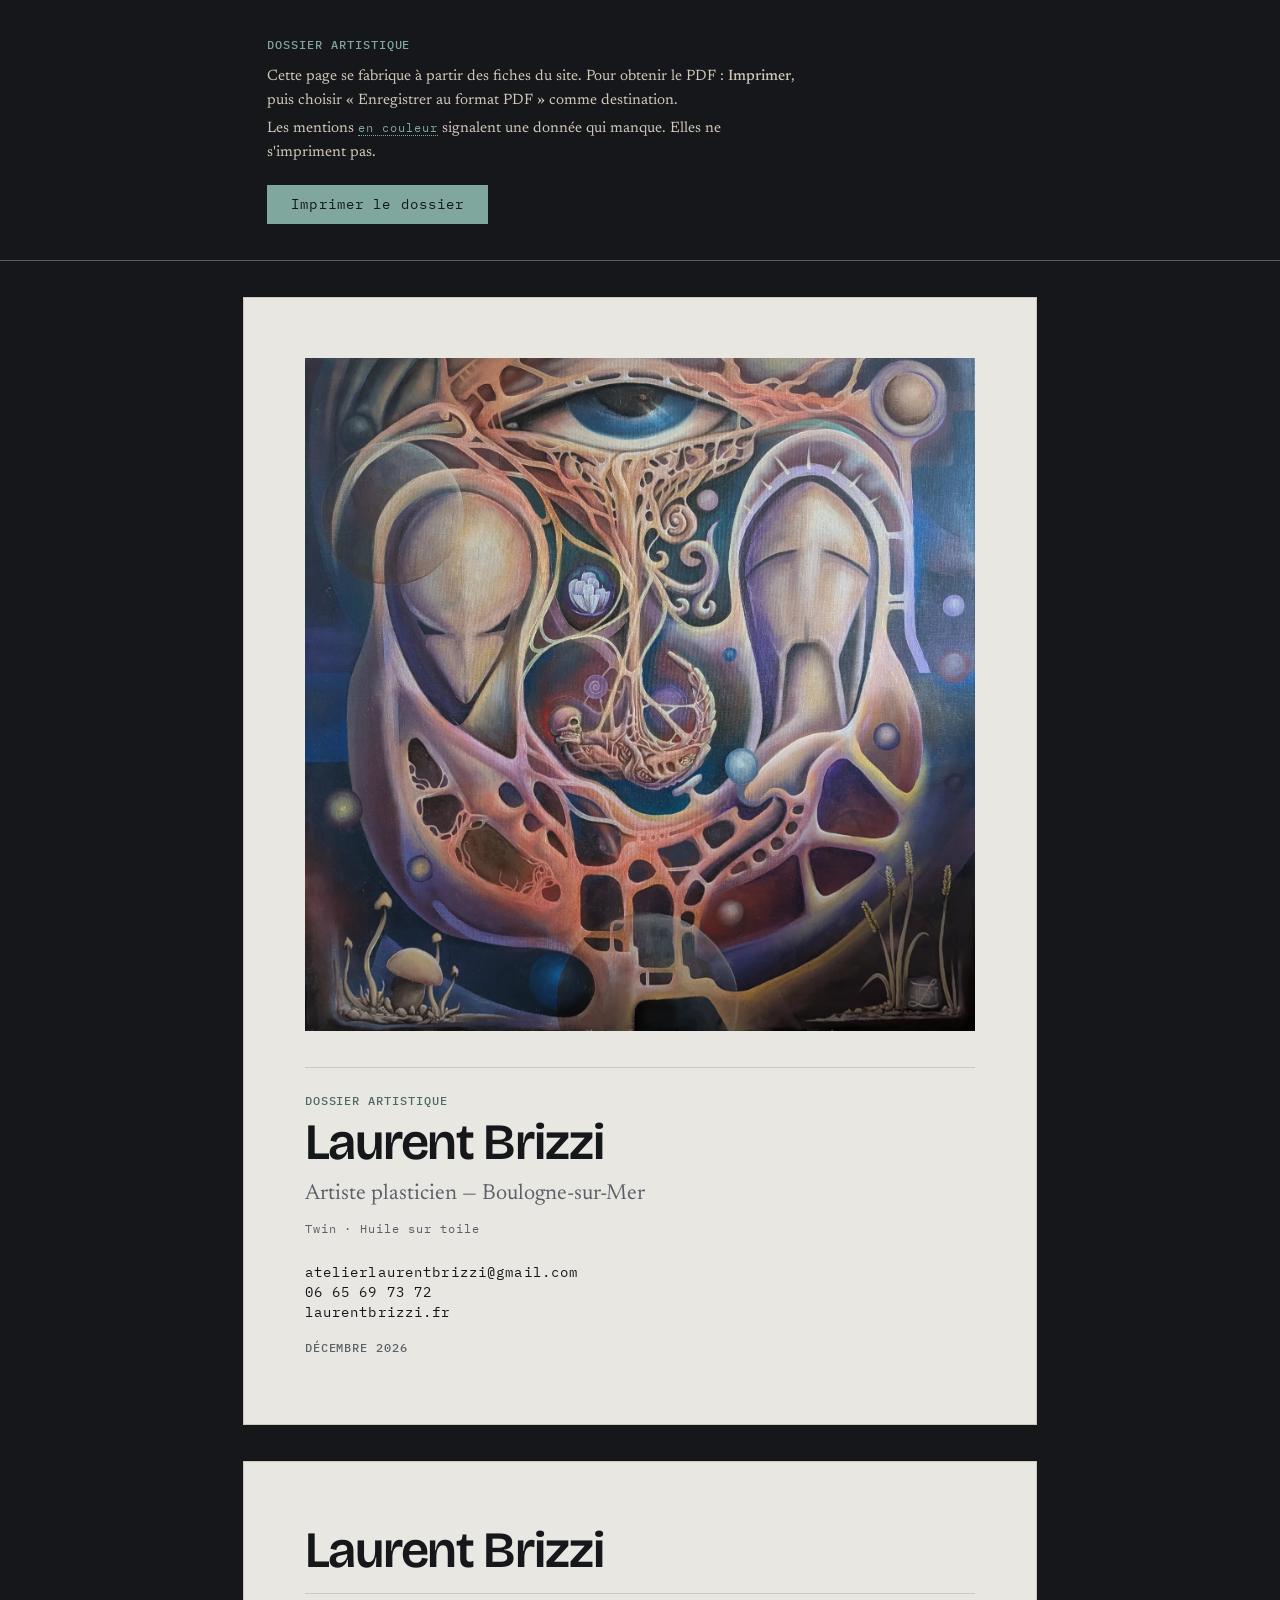
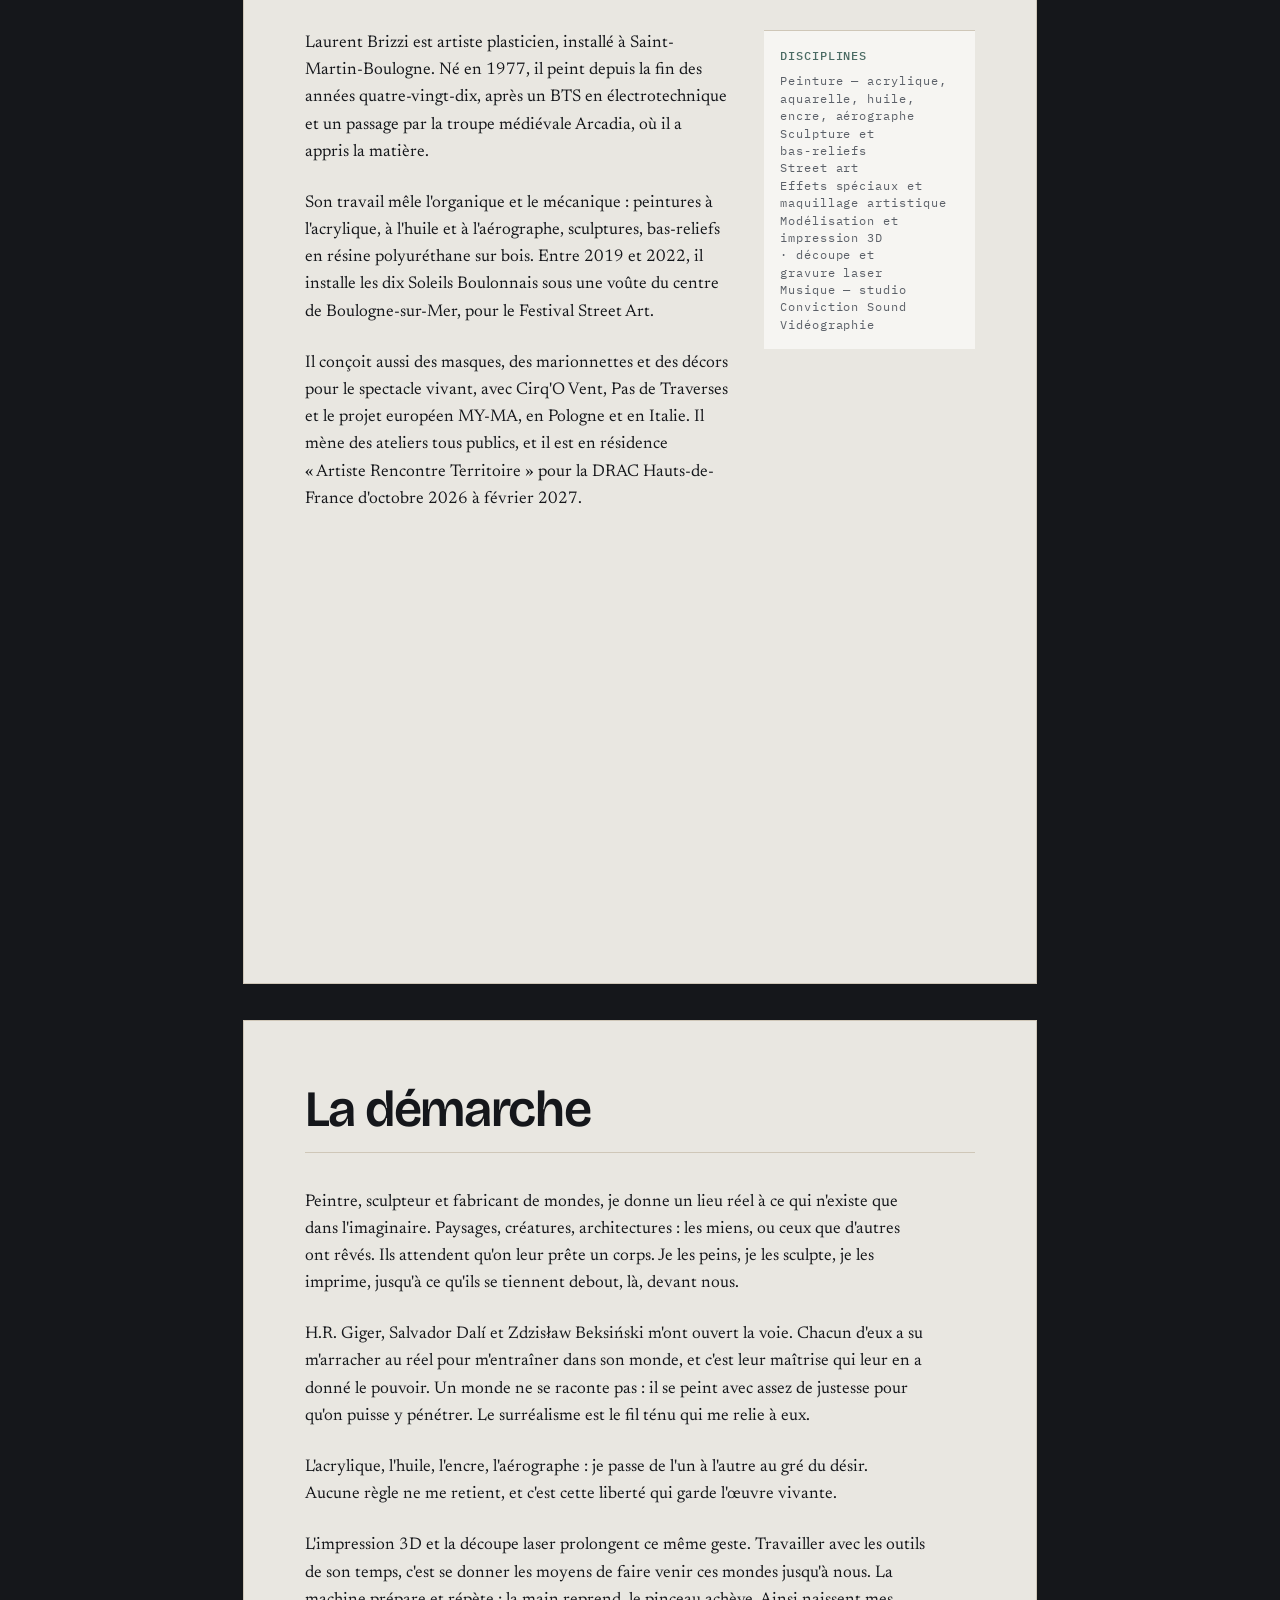
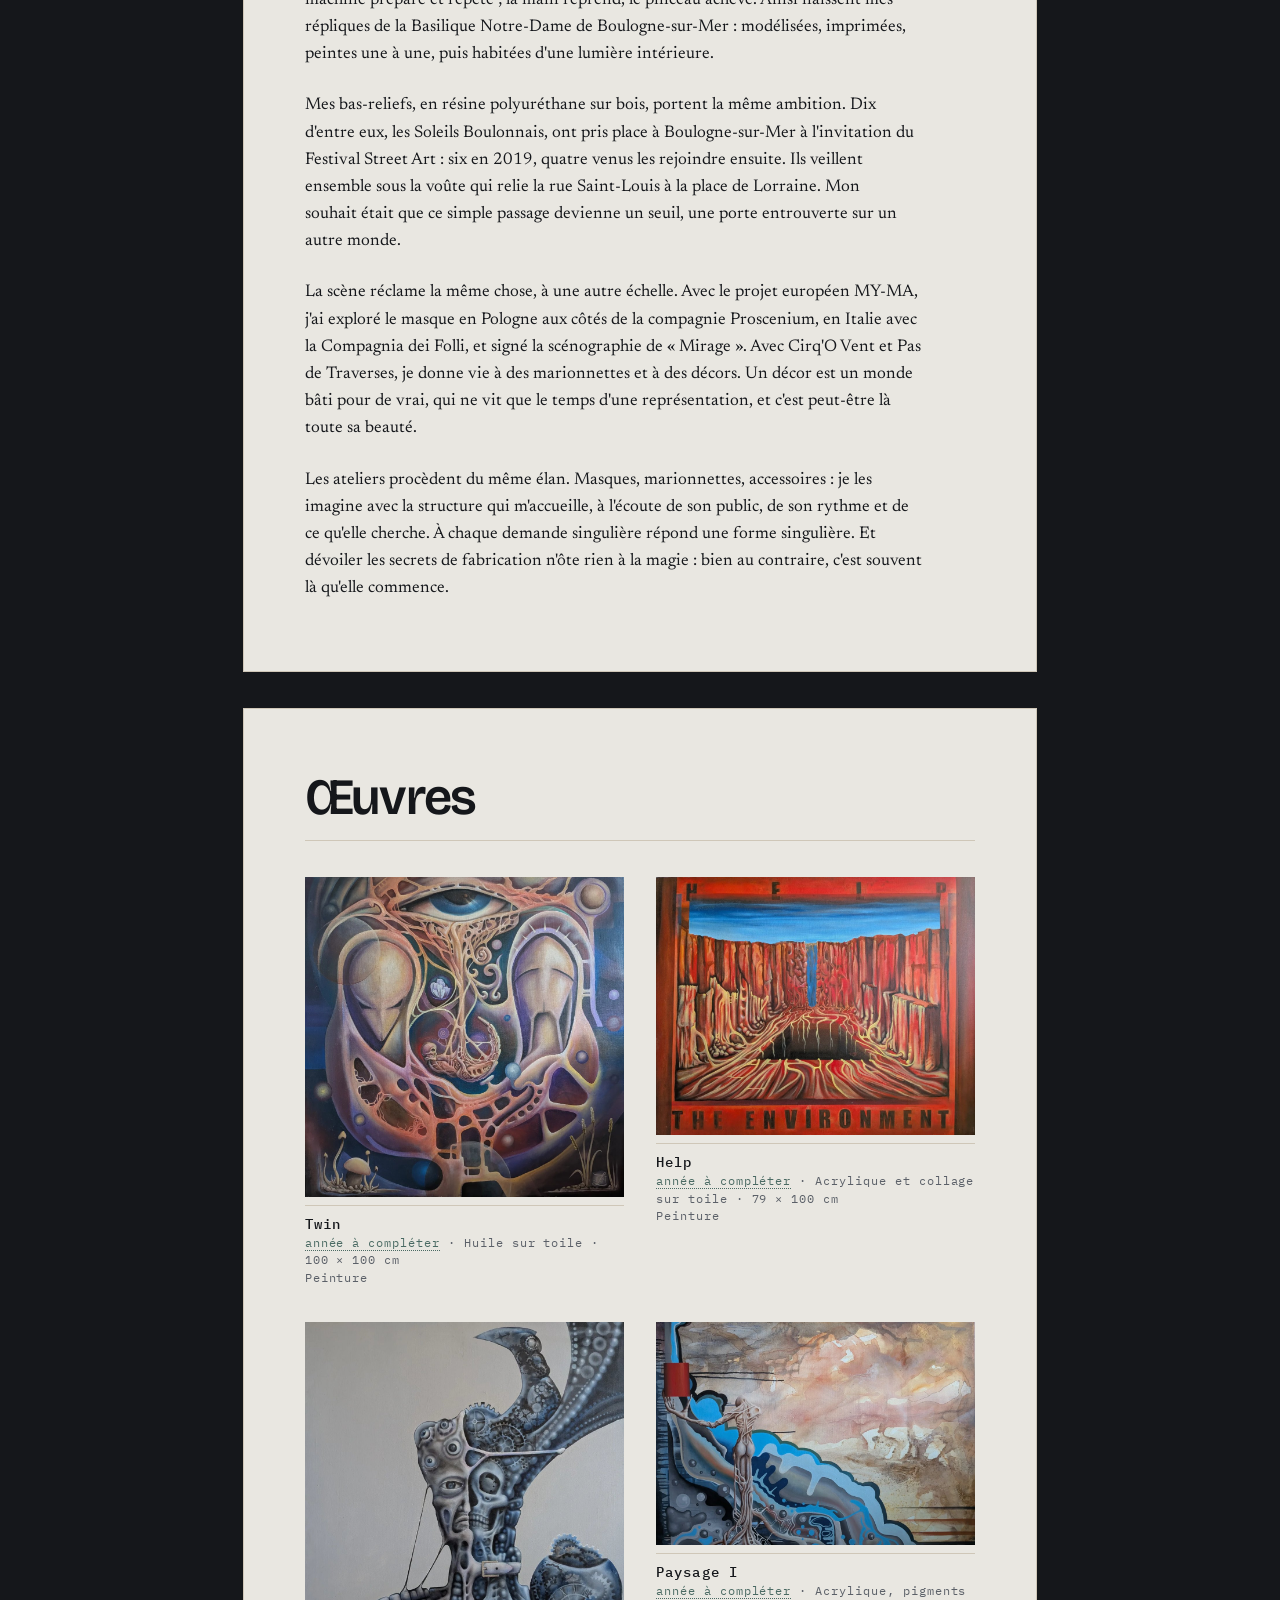
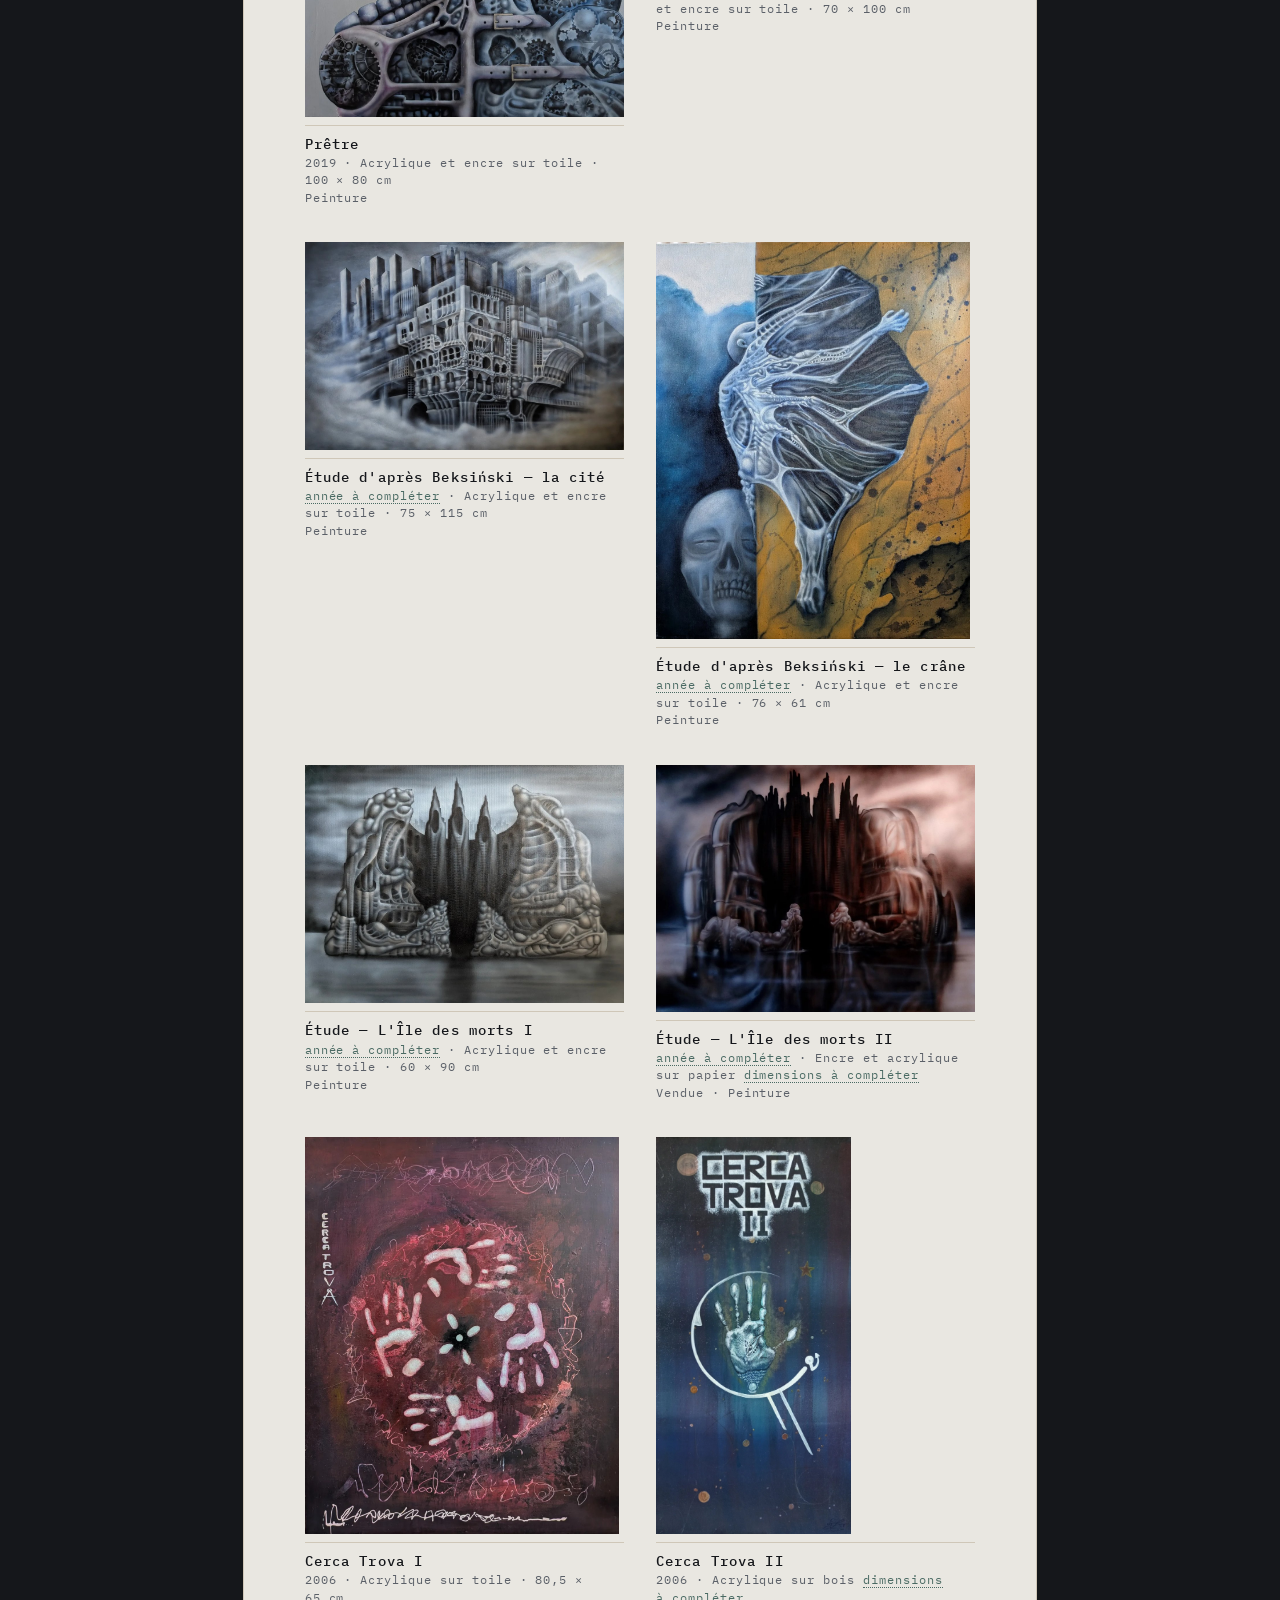
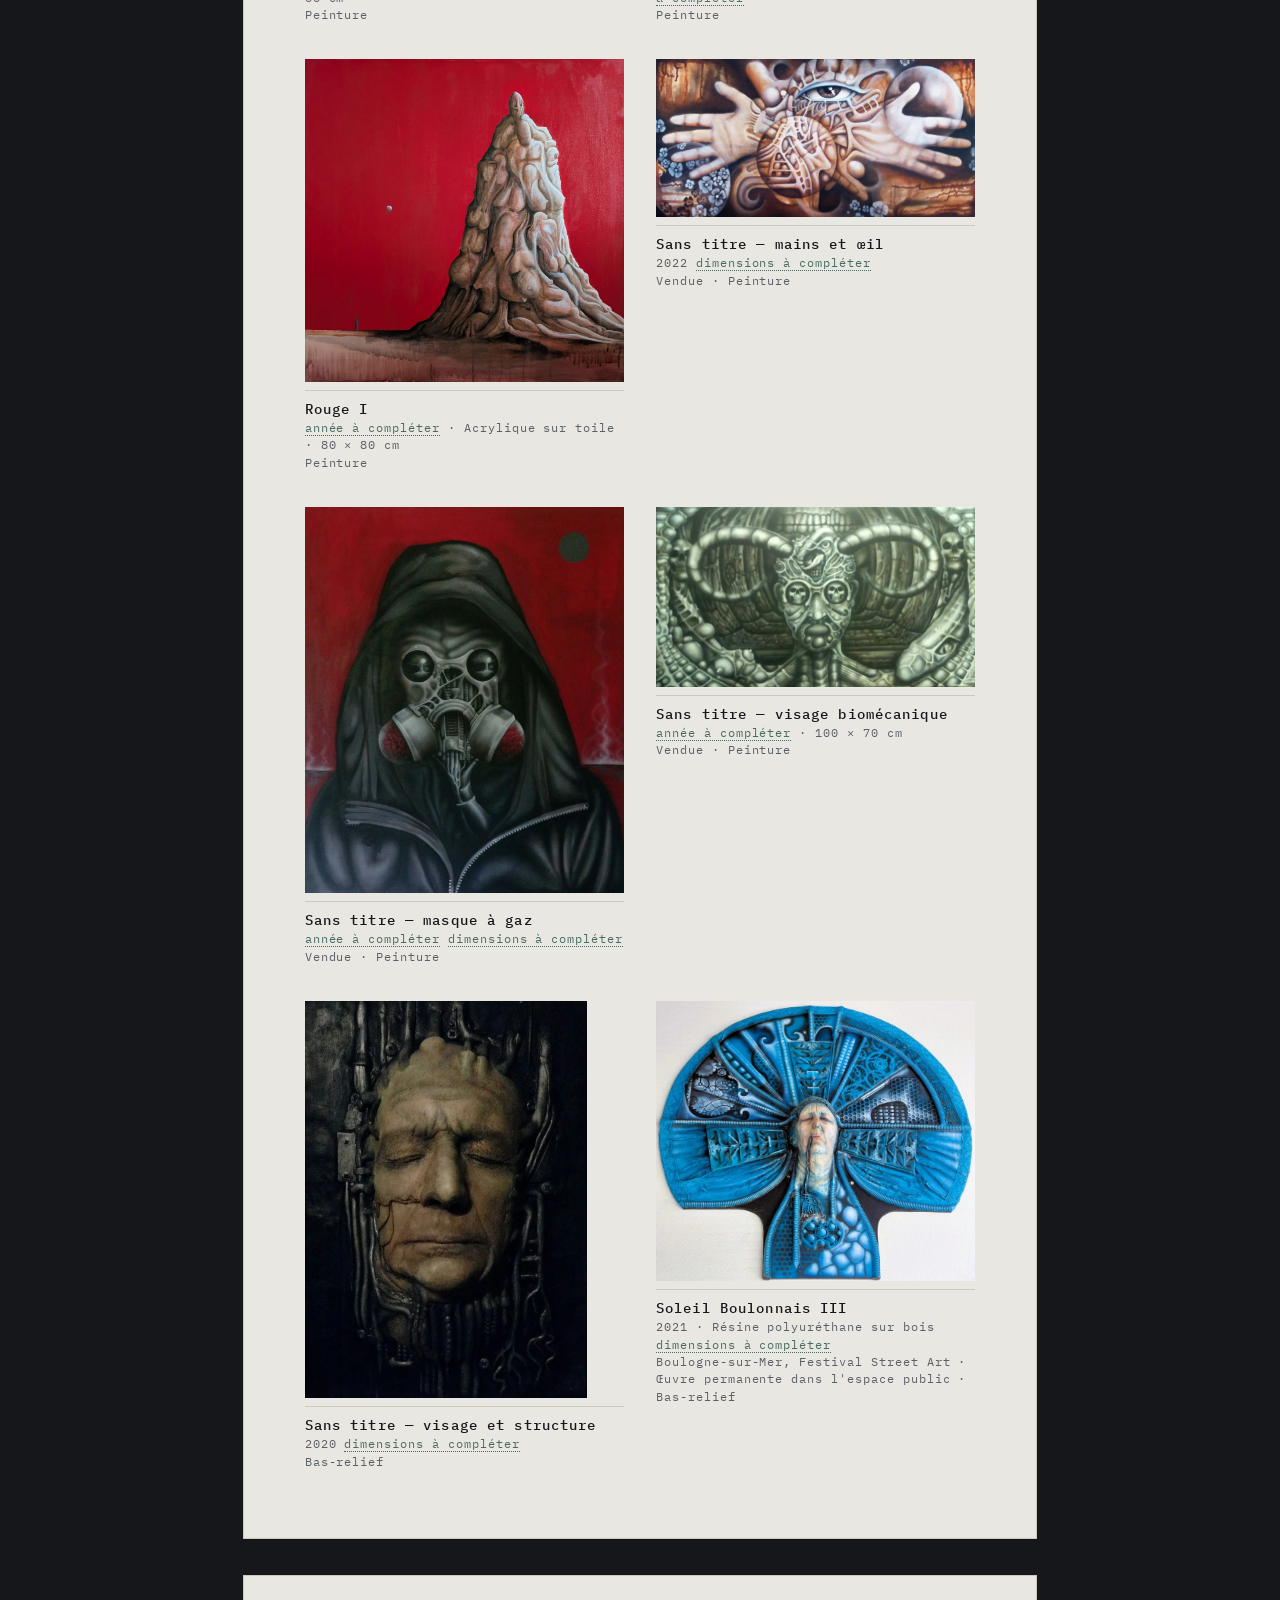
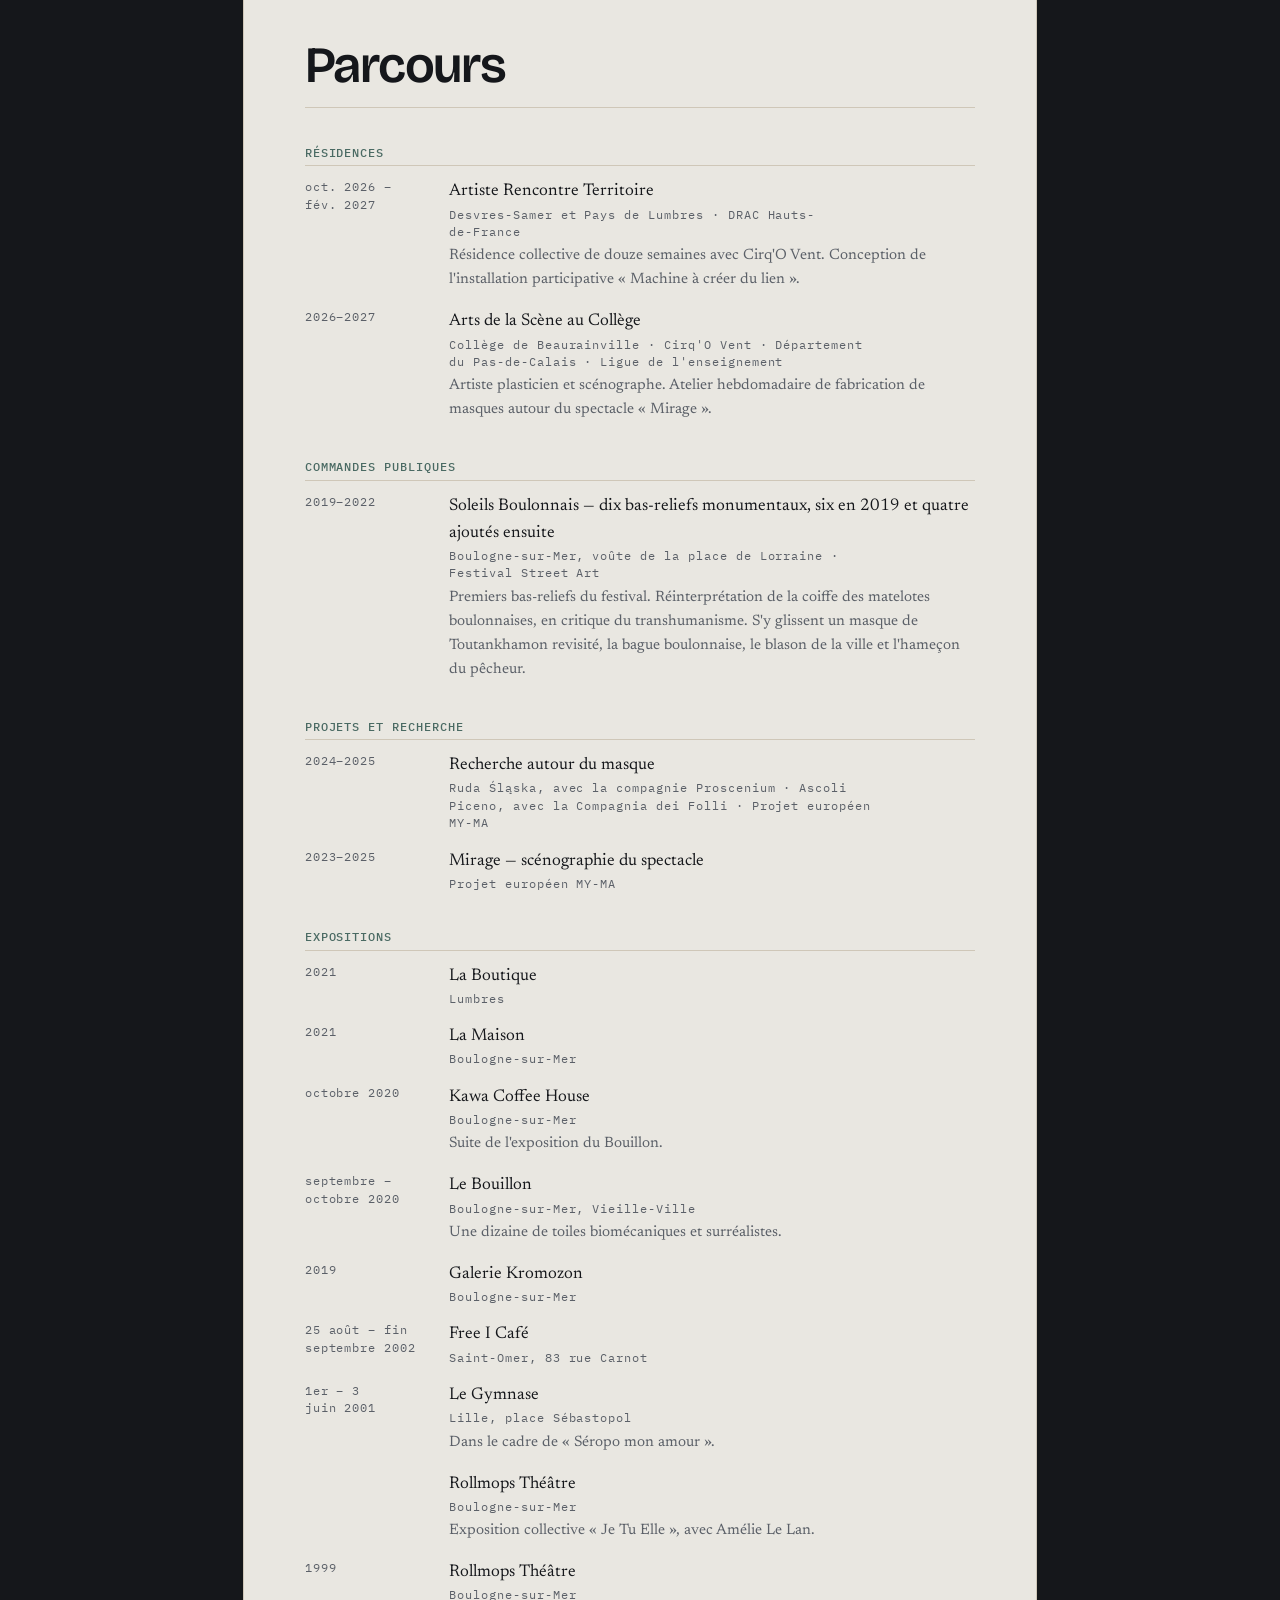
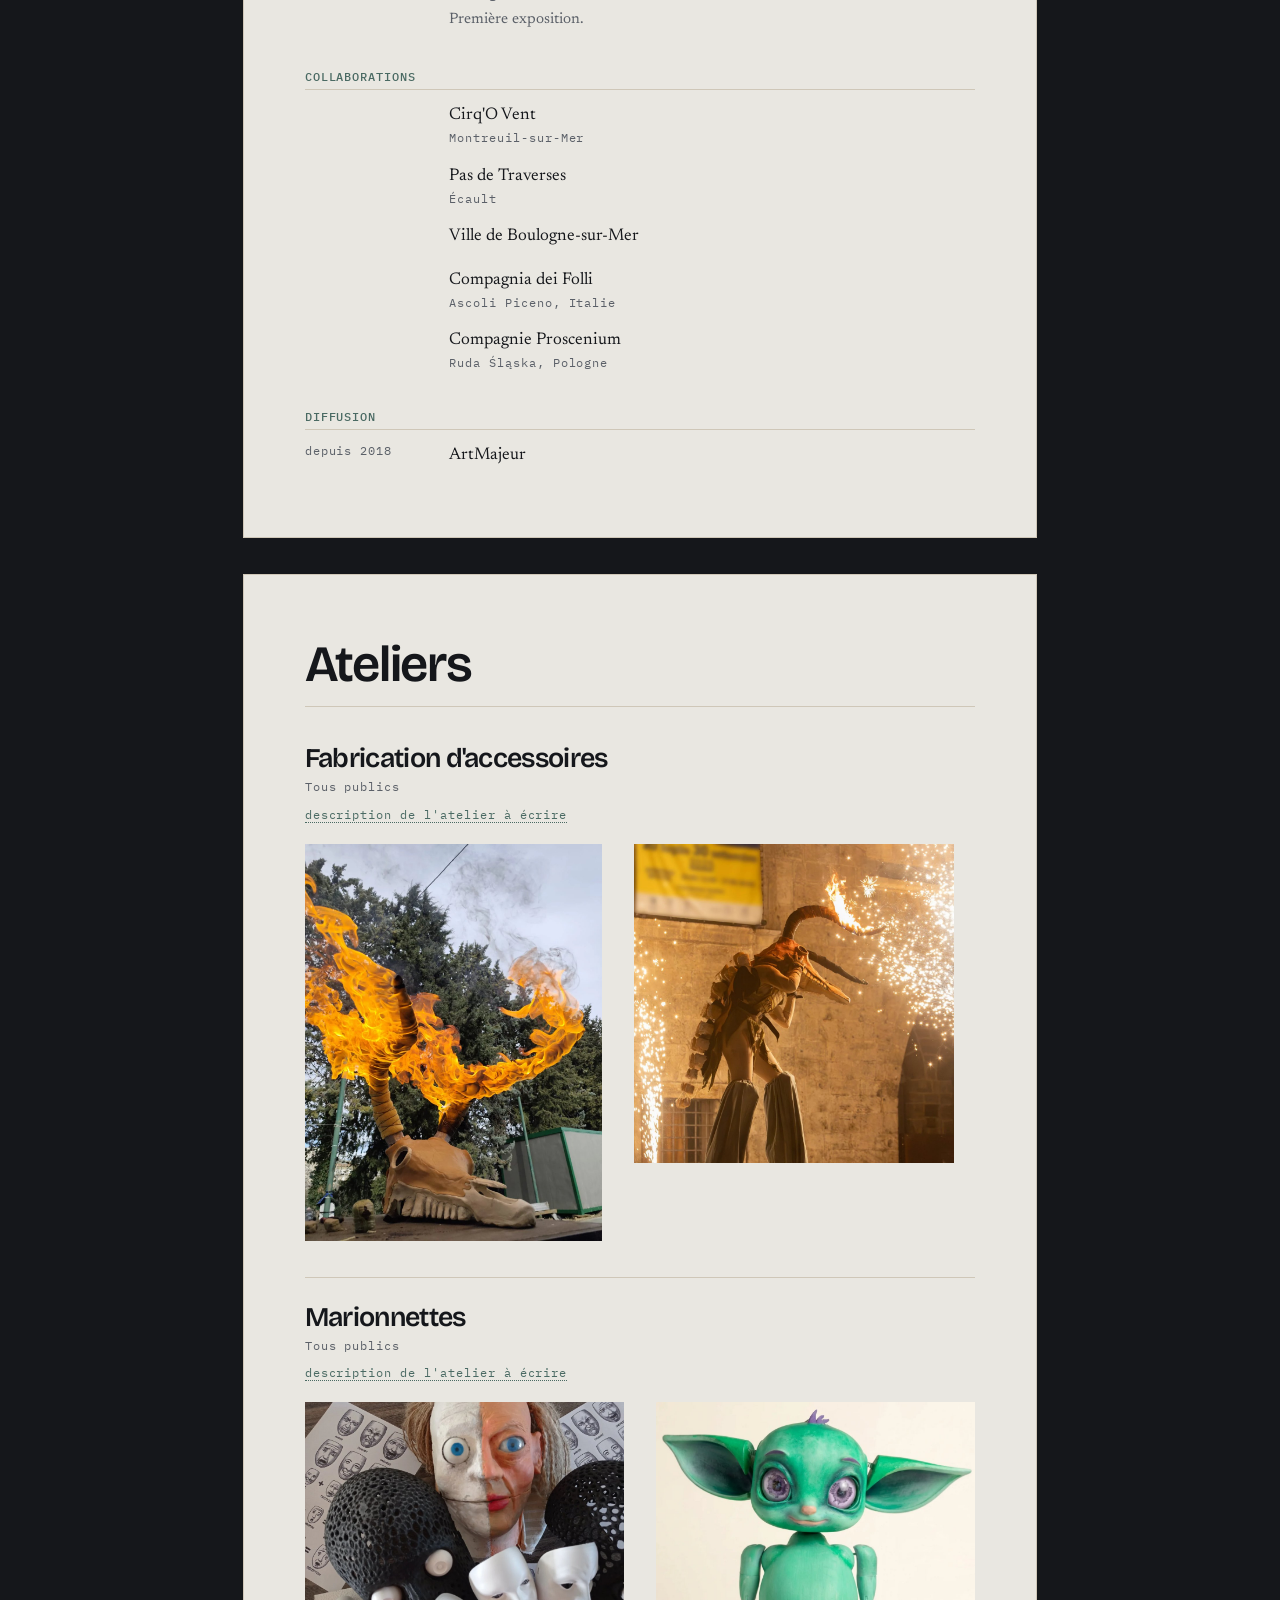
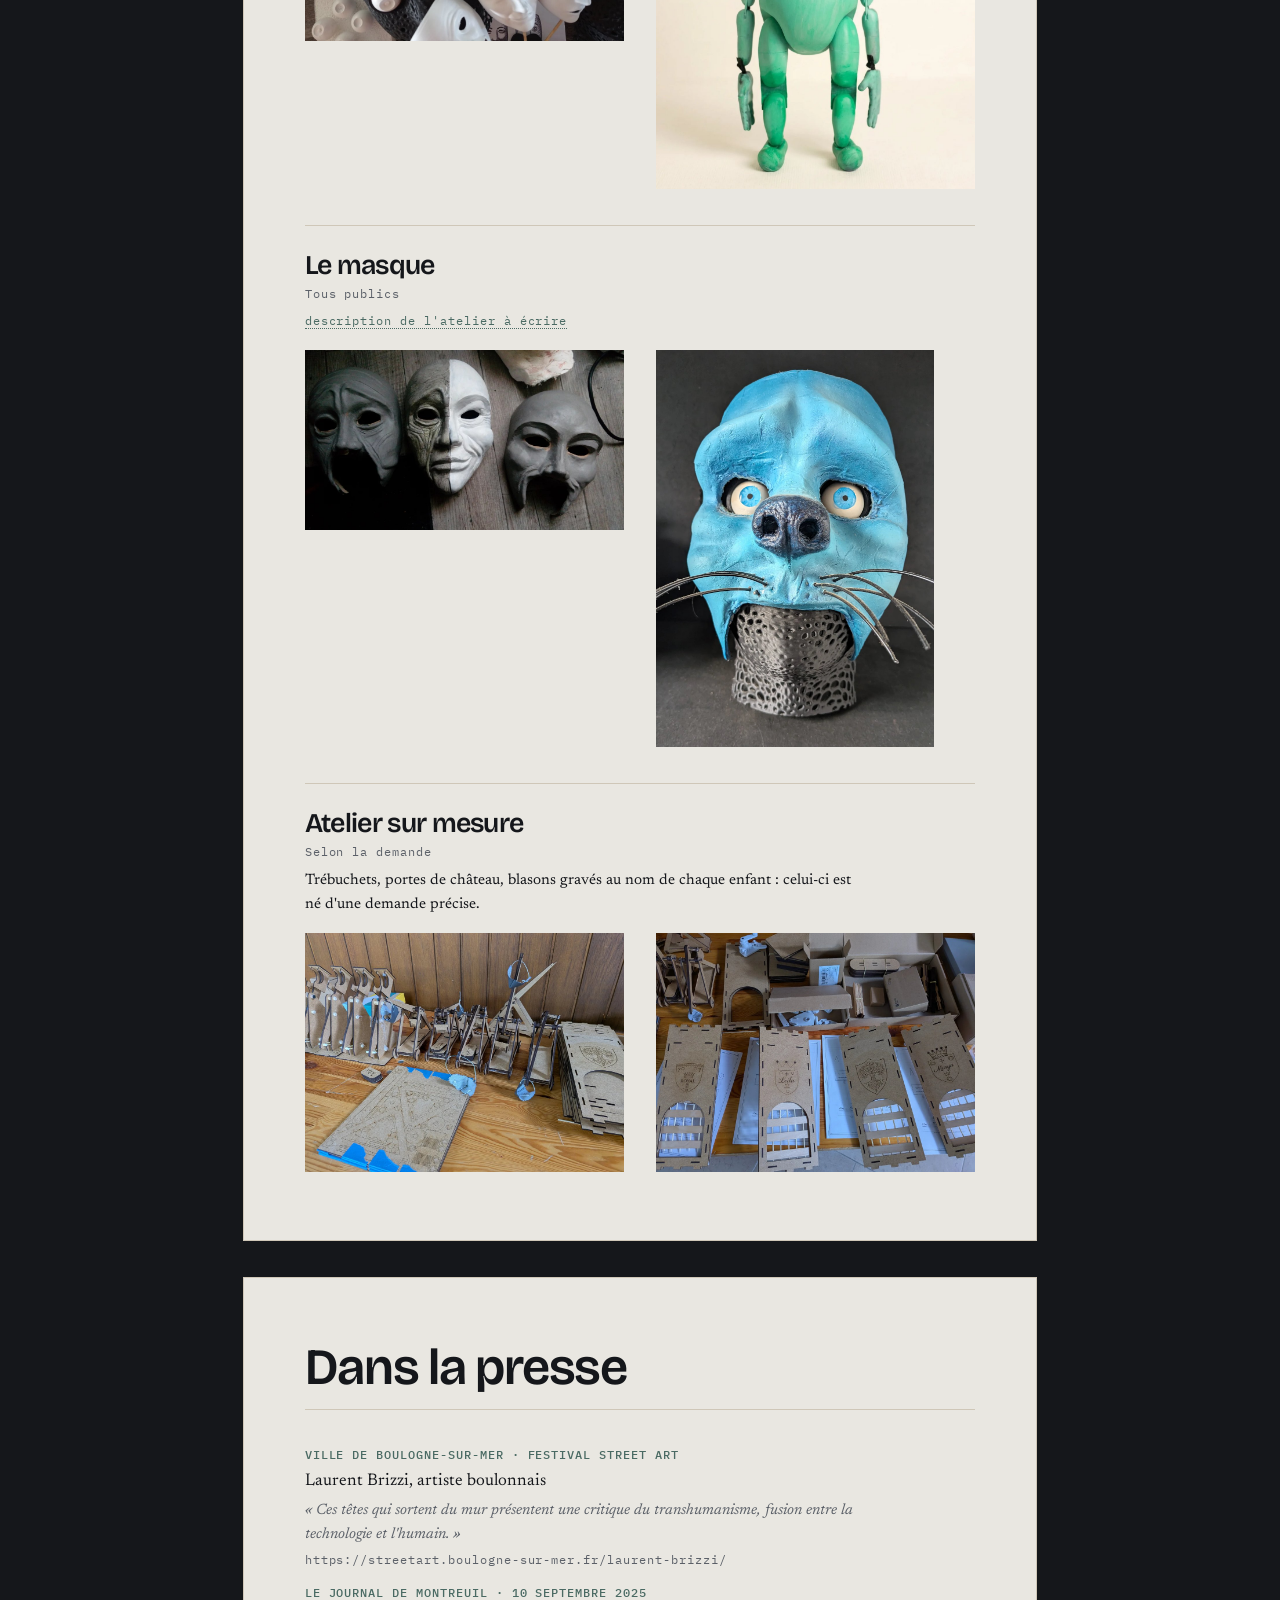
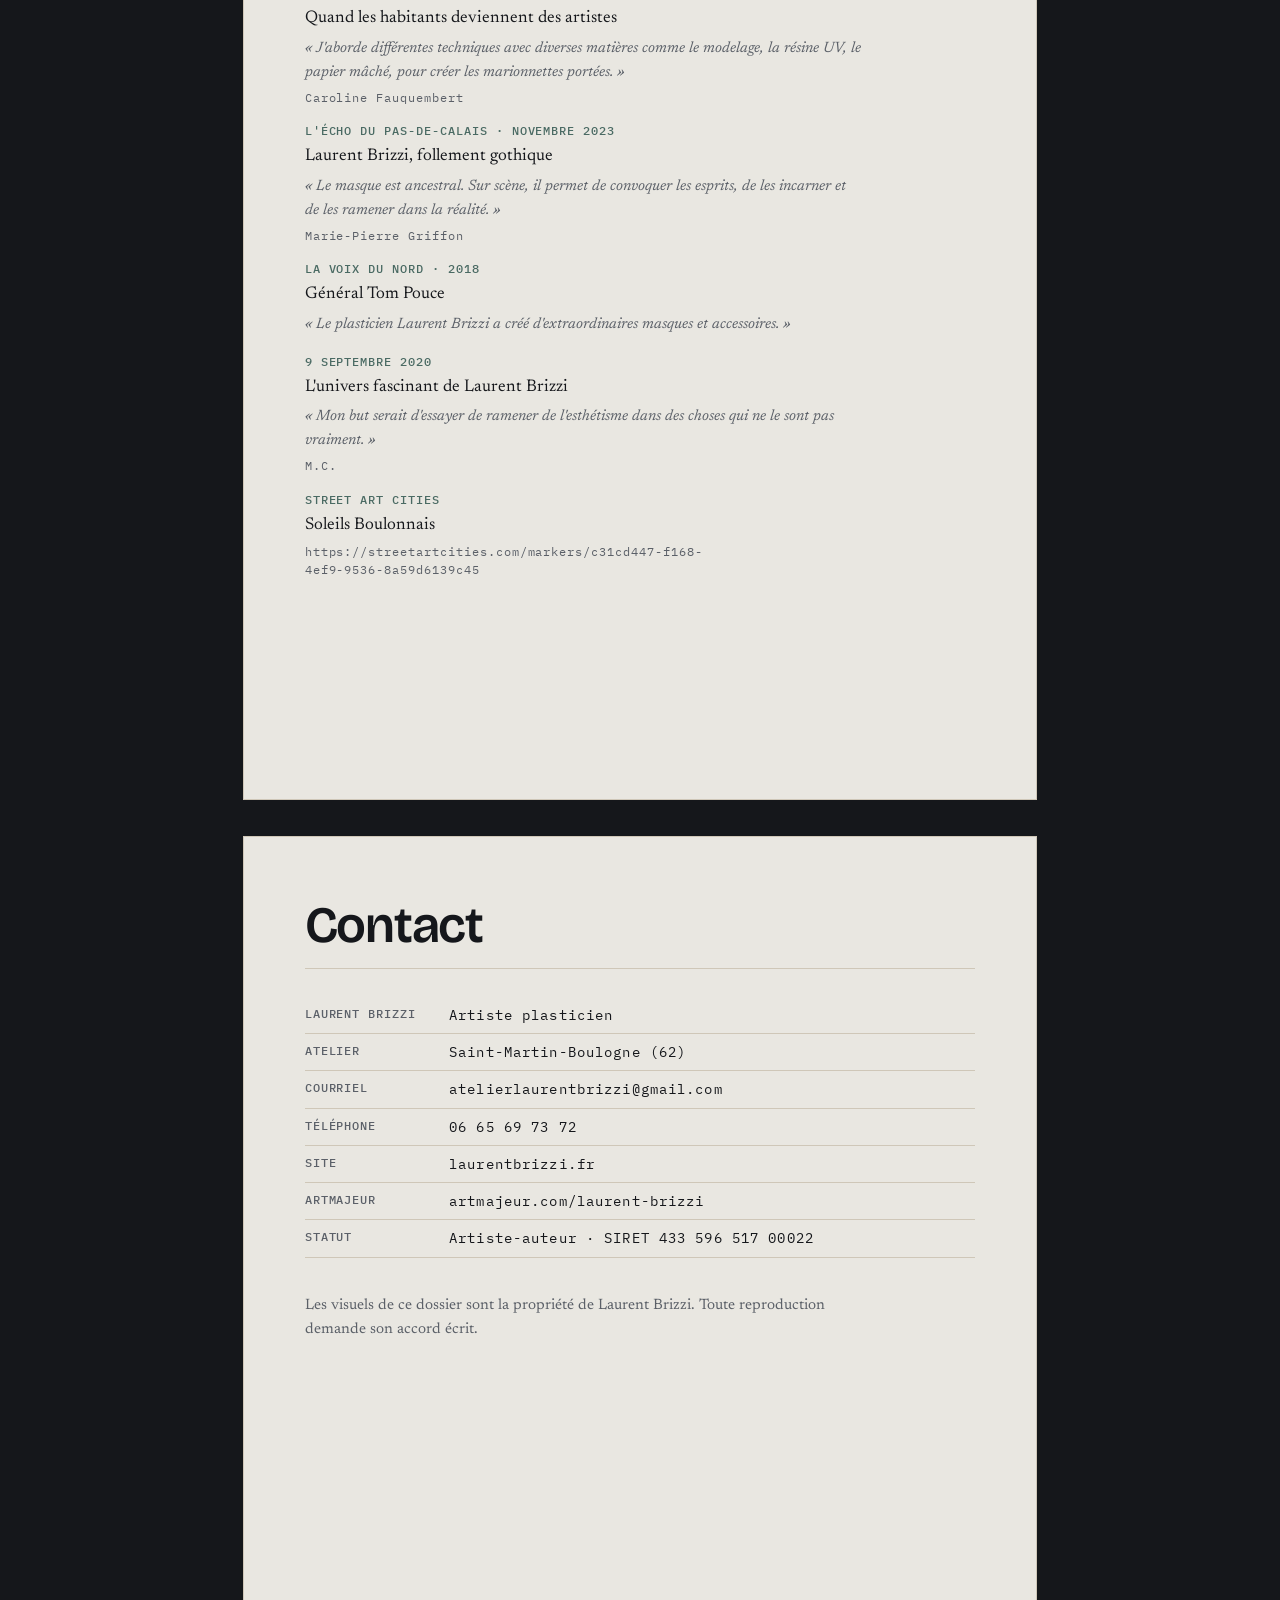
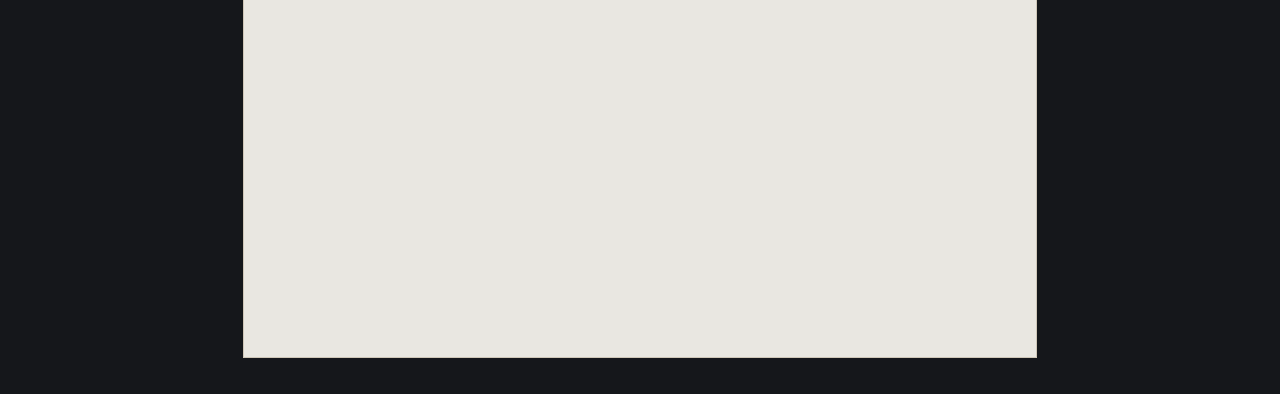
<file: dossier.html>
<!DOCTYPE html>
<html lang="fr">
<head>
  <meta charset="utf-8">
  <meta name="viewport" content="width=device-width, initial-scale=1">
  <title>Dossier artistique — Laurent Brizzi</title>
  <meta name="description" content="Dossier artistique de Laurent Brizzi, artiste plasticien à Boulogne-sur-Mer.">

  <!-- Cette page n'est pas une page du site : c'est un document à imprimer.
       Elle n'a ni en-tête, ni menu, ni pied de page, et personne n'y arrive
       en naviguant. On la tient donc hors des moteurs de recherche — par
       cette balise, et par une ligne dans robots.txt. Deux fois plutôt
       qu'une : robots.txt demande à ne pas visiter, « noindex » demande à ne
       pas publier, et ce n'est pas la même chose. -->
  <meta name="robots" content="noindex, nofollow">

  <link rel="icon" href="favicon-32.png" sizes="32x32">

  <link rel="preload" href="assets/fonts/BricolageGrotesque-Variable-latin.woff2" as="font" type="font/woff2" crossorigin>
  <link rel="preload" href="assets/fonts/Newsreader-Variable-latin.woff2" as="font" type="font/woff2" crossorigin>

  <link rel="stylesheet" href="assets/css/tokens.css">
  <link rel="stylesheet" href="assets/css/base.css">
  <link rel="stylesheet" href="assets/css/dossier.css">
</head>
<body class="dossier" data-fond="sombre">

<!-- La barre de pilotage. Elle existe à l'écran et disparaît à l'impression :
     elle explique quoi faire, et elle est le seul endroit de la page qui
     s'adresse à Laurent plutôt qu'au destinataire du dossier. -->
<div class="pilotage">
  <div class="pilotage__interieur">

    <p class="pilotage__titre mono mono--etiquette">Dossier artistique</p>

    <p class="pilotage__texte">
      Cette page se fabrique à partir des fiches du site. Pour obtenir le
      PDF&nbsp;: <strong>Imprimer</strong>, puis choisir
      «&nbsp;Enregistrer au format PDF&nbsp;» comme destination.
    </p>

    <p class="pilotage__texte pilotage__texte--second">
      Les mentions <span class="manque manque--exemple">en couleur</span>
      signalent une donnée qui manque. Elles ne s'impriment pas.
    </p>

    <button type="button" class="bouton" id="imprimer">Imprimer le dossier</button>

  </div>
</div>

<main id="dossier" class="document">
  <p class="chargement">Préparation du dossier…</p>
</main>

<script type="module" src="assets/js/dossier.js"></script>

</body>
</html>
</file>
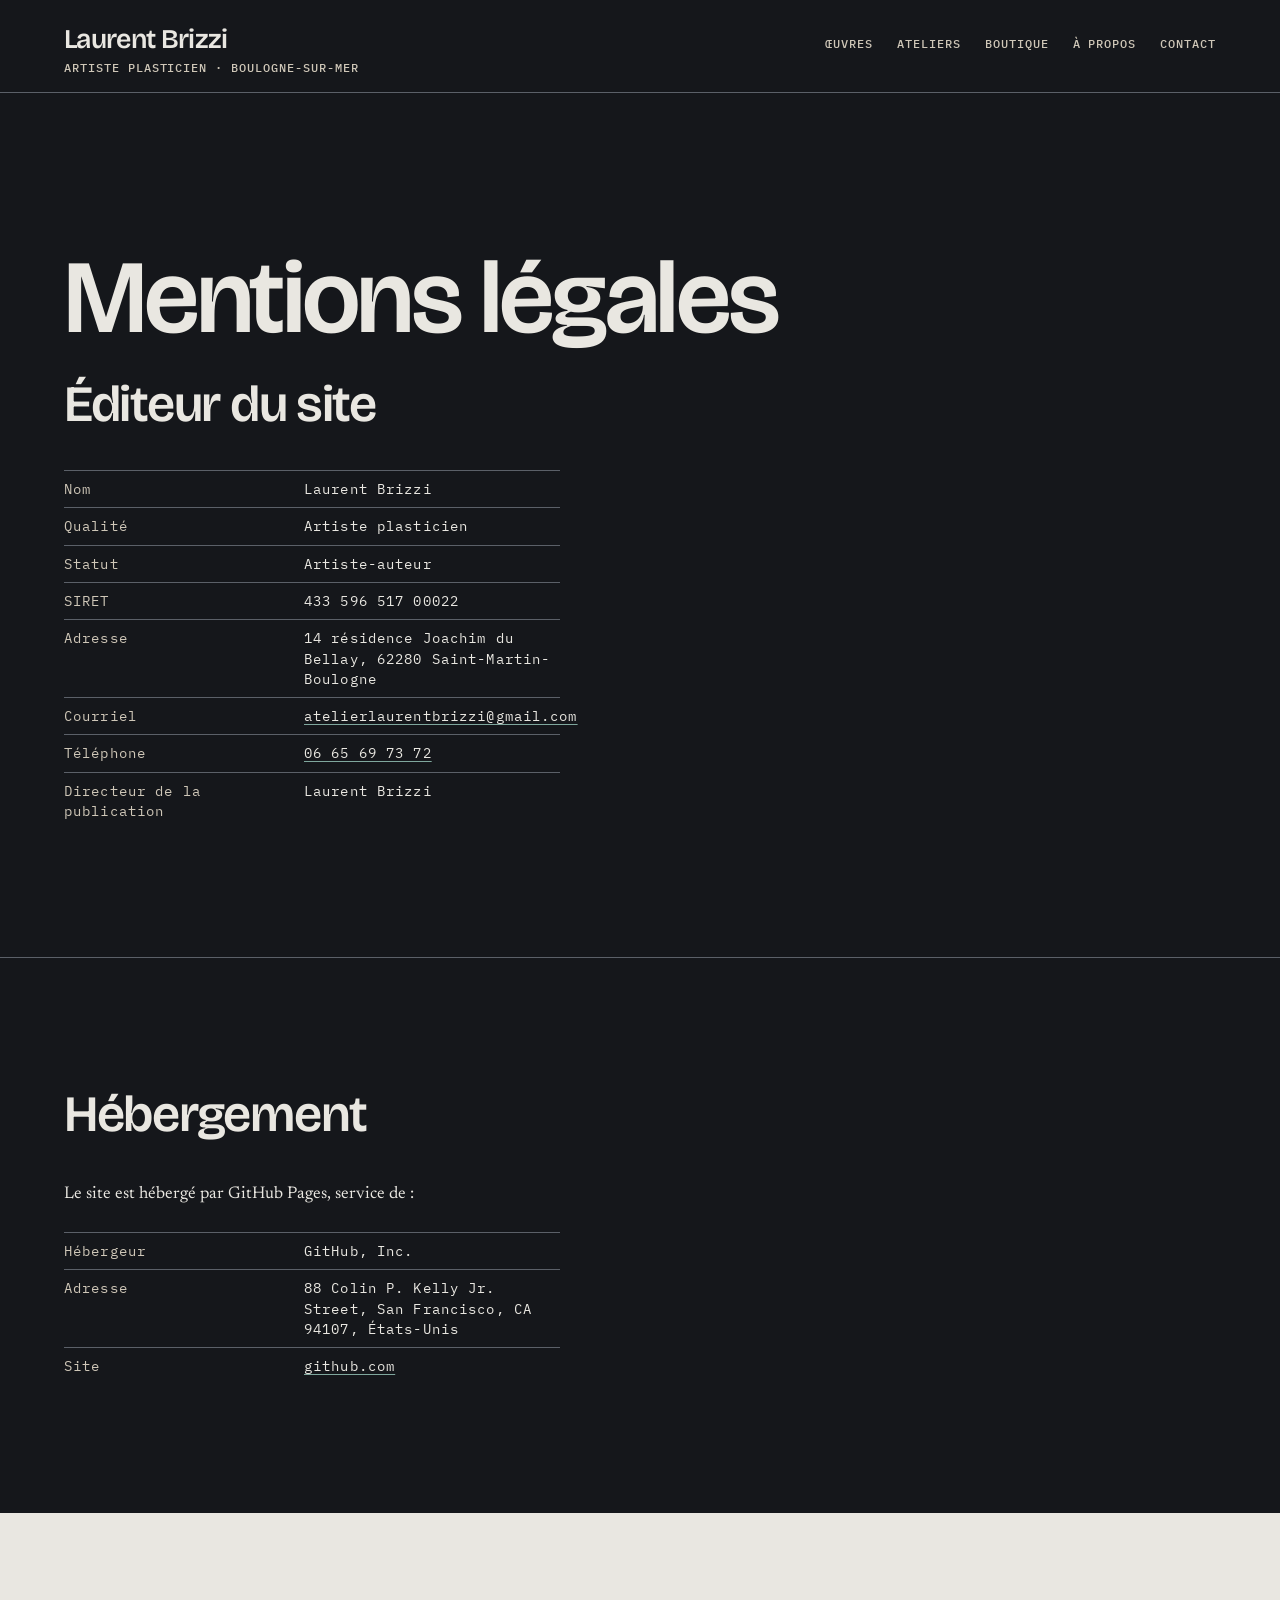
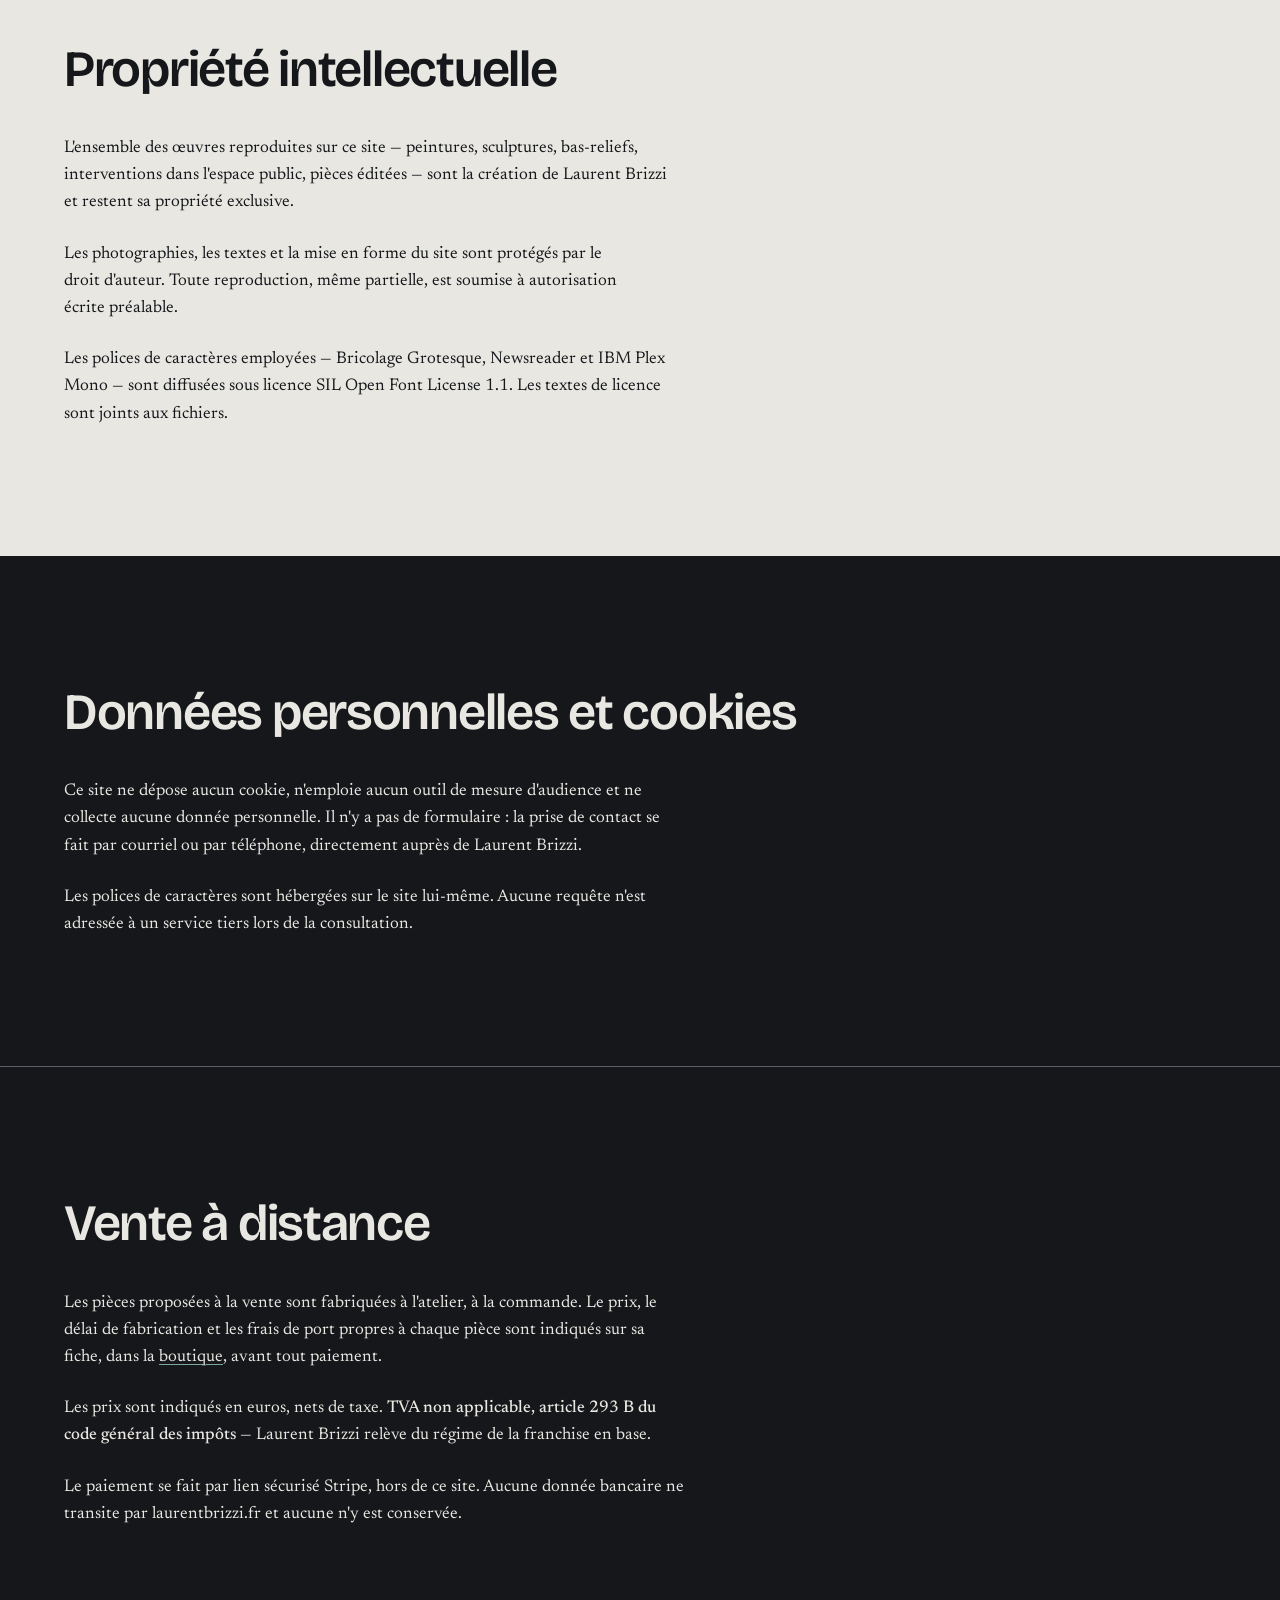
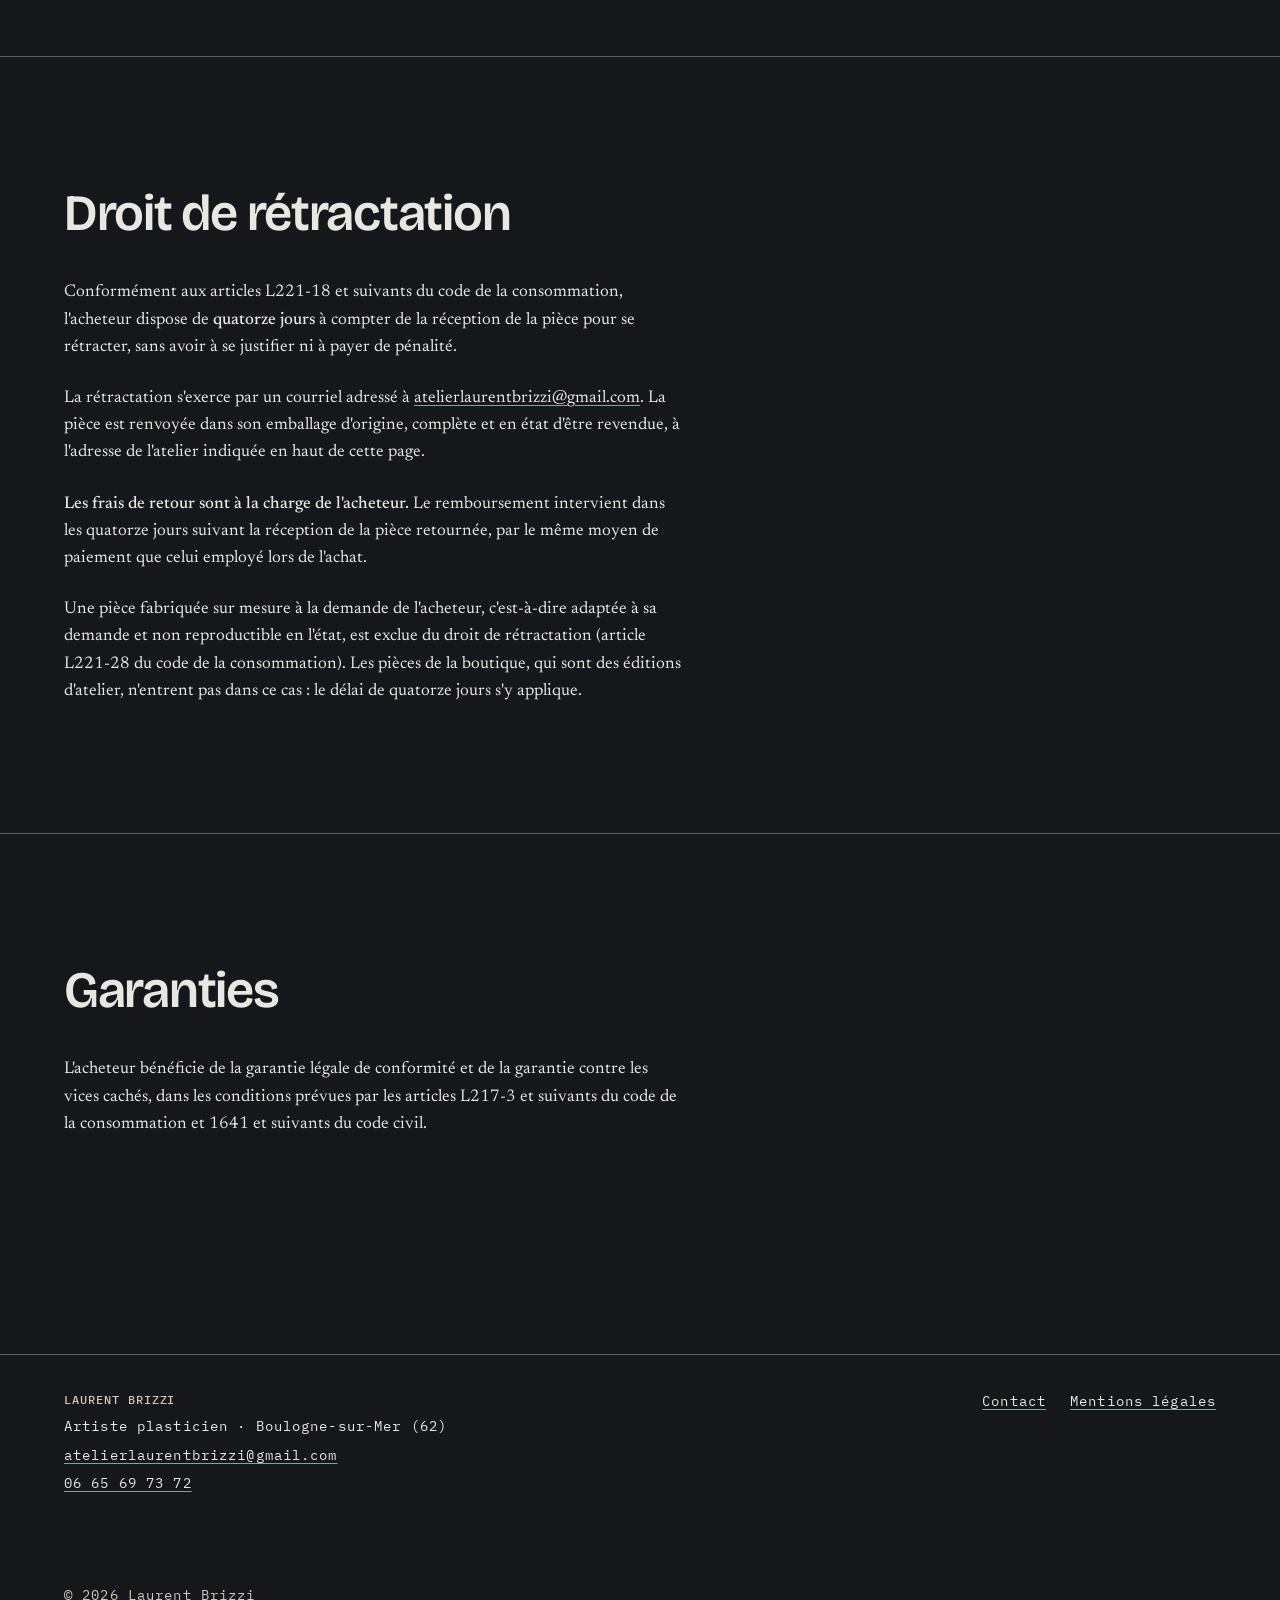
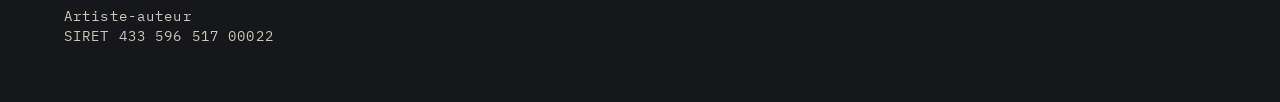
<file: mentions-legales.html>
<!DOCTYPE html>
<html lang="fr">
<head>
  <meta charset="utf-8">
  <meta name="viewport" content="width=device-width, initial-scale=1">
  <meta name="robots" content="noindex, follow">
  <title>Mentions légales — Laurent Brizzi, artiste plasticien</title>
  <meta name="description" content="Mentions légales du site laurentbrizzi.fr : éditeur, hébergeur, propriété intellectuelle et données personnelles.">

  <link rel="icon" href="favicon-32.png" sizes="32x32">
  <link rel="apple-touch-icon" href="apple-touch-icon.png">

  <link rel="preload" href="assets/fonts/BricolageGrotesque-Variable-latin.woff2" as="font" type="font/woff2" crossorigin>
  <link rel="preload" href="assets/fonts/Newsreader-Variable-latin.woff2" as="font" type="font/woff2" crossorigin>

  <link rel="stylesheet" href="assets/css/tokens.css">
  <link rel="stylesheet" href="assets/css/base.css">
  <link rel="stylesheet" href="assets/css/layout.css">
  <link rel="stylesheet" href="assets/css/composants.css">
</head>
<body>

<a class="lien-evitement" href="#contenu">Aller au contenu</a>

<header class="entete">
  <div class="bande entete__interieur">

    <a class="entete__marque" href="index.html">
      <span class="entete__nom">Laurent Brizzi</span>
      <span class="mono mono--etiquette entete__qualite">Artiste plasticien · Boulogne-sur-Mer</span>
    </a>

    <nav aria-label="Navigation principale">
      <ul class="nav-principale mono mono--etiquette">
        <li><a href="oeuvres.html">Œuvres</a></li>
        <li><a href="ateliers.html">Ateliers</a></li>
        <li><a href="boutique.html">Boutique</a></li>
        <li><a href="a-propos.html">À propos</a></li>
        <li><a href="contact.html">Contact</a></li>
      </ul>
    </nav>

  </div>
</header>

<main id="contenu">

  <section class="section section--filet">
    <div class="bande bande--etroite flux">

      <h1>Mentions légales</h1>

      <h2 class="titre-section">Éditeur du site</h2>

      <dl class="coordonnees mono">
        <div class="coordonnees__ligne">
          <dt>Nom</dt>
          <dd>Laurent Brizzi</dd>
        </div>
        <div class="coordonnees__ligne">
          <dt>Qualité</dt>
          <dd>Artiste plasticien</dd>
        </div>
        <div class="coordonnees__ligne">
          <dt>Statut</dt>
          <dd>Artiste-auteur</dd>
        </div>
        <div class="coordonnees__ligne">
          <dt>SIRET</dt>
          <dd>433&nbsp;596&nbsp;517&nbsp;00022</dd>
        </div>
        <div class="coordonnees__ligne">
          <dt>Adresse</dt>
          <dd>14 résidence Joachim du Bellay, 62280 Saint-Martin-Boulogne</dd>
        </div>
        <div class="coordonnees__ligne">
          <dt>Courriel</dt>
          <dd><a href="mailto:atelierlaurentbrizzi@gmail.com">atelierlaurentbrizzi@gmail.com</a></dd>
        </div>
        <div class="coordonnees__ligne">
          <dt>Téléphone</dt>
          <dd><a href="tel:+33665697372">06&nbsp;65&nbsp;69&nbsp;73&nbsp;72</a></dd>
        </div>
        <div class="coordonnees__ligne">
          <dt>Directeur de la publication</dt>
          <dd>Laurent Brizzi</dd>
        </div>
      </dl>

    </div>
  </section>


  <!-- ================================================================== -->
  <section class="section section--filet">
    <div class="bande bande--etroite flux">

      <h2 class="titre-section">Hébergement</h2>

      <p>
        Le site est hébergé par GitHub Pages, service de&nbsp;:
      </p>

      <dl class="coordonnees mono">
        <div class="coordonnees__ligne">
          <dt>Hébergeur</dt>
          <dd>GitHub, Inc.</dd>
        </div>
        <div class="coordonnees__ligne">
          <dt>Adresse</dt>
          <dd>88 Colin P. Kelly Jr. Street, San Francisco, CA 94107, États-Unis</dd>
        </div>
        <div class="coordonnees__ligne">
          <dt>Site</dt>
          <dd><a href="https://github.com" rel="noopener">github.com</a></dd>
        </div>
      </dl>

      <!-- La loi (LCEN, article 6) demande le nom, l'adresse et le moyen de
           joindre l'hébergeur : c'est à lui qu'on s'adresse si le site pose
           un problème et que l'éditeur ne répond pas. GitHub ne publie pas
           de numéro de téléphone pour ce motif ; son siège et son site font
           foi, et c'est la mention retenue par les sites français hébergés
           chez lui.

           Le nom de domaine, lui, est déposé chez OVHcloud, mais un bureau
           d'enregistrement n'est pas un hébergeur : il ne détient aucun
           fichier du site et n'a pas à figurer ici.

           Si l'hébergement change un jour, c'est ce bloc qu'il faut
           corriger en premier. -->

    </div>
  </section>


  <!-- ================================================================== -->
  <section class="section" data-fond="clair">
    <div class="bande bande--etroite flux">

      <h2 class="titre-section">Propriété intellectuelle</h2>

      <p>
        L'ensemble des œuvres reproduites sur ce site — peintures, sculptures,
        bas-reliefs, interventions dans l'espace public, pièces éditées — sont
        la création de Laurent Brizzi et restent sa propriété exclusive.
      </p>

      <p>
        Les photographies, les textes et la mise en forme du site sont
        protégés par le droit d'auteur. Toute reproduction, même partielle,
        est soumise à autorisation écrite préalable.
      </p>

      <p>
        Les polices de caractères employées — Bricolage Grotesque, Newsreader
        et IBM Plex Mono — sont diffusées sous licence SIL Open Font License
        1.1. Les textes de licence sont joints aux fichiers.
      </p>

    </div>
  </section>


  <!-- ================================================================== -->
  <section class="section section--filet">
    <div class="bande bande--etroite flux">

      <h2 class="titre-section">Données personnelles et cookies</h2>

      <p>
        Ce site ne dépose aucun cookie, n'emploie aucun outil de mesure
        d'audience et ne collecte aucune donnée personnelle. Il n'y a pas de
        formulaire&nbsp;: la prise de contact se fait par courriel ou par
        téléphone, directement auprès de Laurent Brizzi.
      </p>

      <p>
        Les polices de caractères sont hébergées sur le site lui-même. Aucune
        requête n'est adressée à un service tiers lors de la consultation.
      </p>

      <!-- Si un outil de mesure est ajouté un jour, ce paragraphe devient
           faux et un bandeau de consentement devient obligatoire (§8). -->

    </div>
  </section>


  <!-- ================================================================== -->
  <section class="section section--filet">
    <div class="bande bande--etroite flux">

      <h2 class="titre-section">Vente à distance</h2>

      <!-- Les règles communes aux trois pièces vivent ici. Ce qui change
           d'une pièce à l'autre — prix, délai, frais de port — vit dans
           data/boutique.json et s'affiche sur la fiche du produit. Ne pas
           recopier de chiffre ici : il finirait par contredire la fiche. -->

      <p>
        Les pièces proposées à la vente sont fabriquées à l'atelier, à la
        commande. Le prix, le délai de fabrication et les frais de port
        propres à chaque pièce sont indiqués sur sa fiche, dans la
        <a href="boutique.html">boutique</a>, avant tout paiement.
      </p>

      <p>
        Les prix sont indiqués en euros, nets de taxe.
        <strong>TVA non applicable, article 293 B du code général des
        impôts</strong> — Laurent Brizzi relève du régime de la franchise en
        base.
      </p>

      <p>
        Le paiement se fait par lien sécurisé Stripe, hors de ce site. Aucune
        donnée bancaire ne transite par laurentbrizzi.fr et aucune n'y est
        conservée.
      </p>

    </div>
  </section>


  <!-- ================================================================== -->
  <section class="section section--filet">
    <div class="bande bande--etroite flux">

      <h2 class="titre-section">Droit de rétractation</h2>

      <p>
        Conformément aux articles L221-18 et suivants du code de la
        consommation, l'acheteur dispose de <strong>quatorze jours</strong> à
        compter de la réception de la pièce pour se rétracter, sans avoir à
        se justifier ni à payer de pénalité.
      </p>

      <p>
        La rétractation s'exerce par un courriel adressé à
        <a href="mailto:atelierlaurentbrizzi@gmail.com">atelierlaurentbrizzi@gmail.com</a>.
        La pièce est renvoyée dans son emballage d'origine, complète et en
        état d'être revendue, à l'adresse de l'atelier indiquée en haut de
        cette page.
      </p>

      <p>
        <strong>Les frais de retour sont à la charge de l'acheteur.</strong>
        Le remboursement intervient dans les quatorze jours suivant la
        réception de la pièce retournée, par le même moyen de paiement que
        celui employé lors de l'achat.
      </p>

      <p>
        Une pièce fabriquée sur mesure à la demande de l'acheteur, c'est-à-dire
        adaptée à sa demande et non reproductible en l'état, est exclue du
        droit de rétractation (article L221-28 du code de la consommation).
        Les pièces de la boutique, qui sont des éditions d'atelier, n'entrent
        pas dans ce cas : le délai de quatorze jours s'y applique.
      </p>

    </div>
  </section>


  <!-- ================================================================== -->
  <section class="section section--filet">
    <div class="bande bande--etroite flux">

      <h2 class="titre-section">Garanties</h2>

      <p>
        L'acheteur bénéficie de la garantie légale de conformité et de la
        garantie contre les vices cachés, dans les conditions prévues par les
        articles L217-3 et suivants du code de la consommation et 1641 et
        suivants du code civil.
      </p>

      <!-- Régime de TVA confirmé par Laurent le 12 octobre 2026 : franchise
           en base. La mention « TVA non applicable, art. 293 B du CGI » est
           portée plus haut, dans la section Vente à distance, et sur la page
           boutique. Si le seuil de la franchise est dépassé un jour, ce sont
           ces deux endroits qu'il faut corriger — plus les factures. -->

    </div>
  </section>

</main>

<footer class="pied">
  <div class="bande pied__interieur">

    <div class="pied__bloc">
      <p class="mono mono--etiquette">Laurent Brizzi</p>
      <p class="mono">Artiste plasticien · Boulogne-sur-Mer (62)</p>
      <p class="mono"><a href="mailto:atelierlaurentbrizzi@gmail.com">atelierlaurentbrizzi@gmail.com</a></p>
      <p class="mono"><a href="tel:+33665697372">06&nbsp;65&nbsp;69&nbsp;73&nbsp;72</a></p>
    </div>

    <nav class="pied__bloc" aria-label="Navigation secondaire">
      <ul class="pied__liens mono">
        <li><a href="contact.html">Contact</a></li>
        <li><a href="mentions-legales.html" aria-current="page">Mentions légales</a></li>
      </ul>
    </nav>

    <p class="mono pied__mention">
      <span class="pied__ligne">© 2026 Laurent Brizzi</span>
      <span class="pied__ligne">Artiste-auteur</span>
      <span class="pied__ligne">SIRET 433&nbsp;596&nbsp;517&nbsp;00022</span>
    </p>

  </div>
</footer>

</body>
</html>
</file>
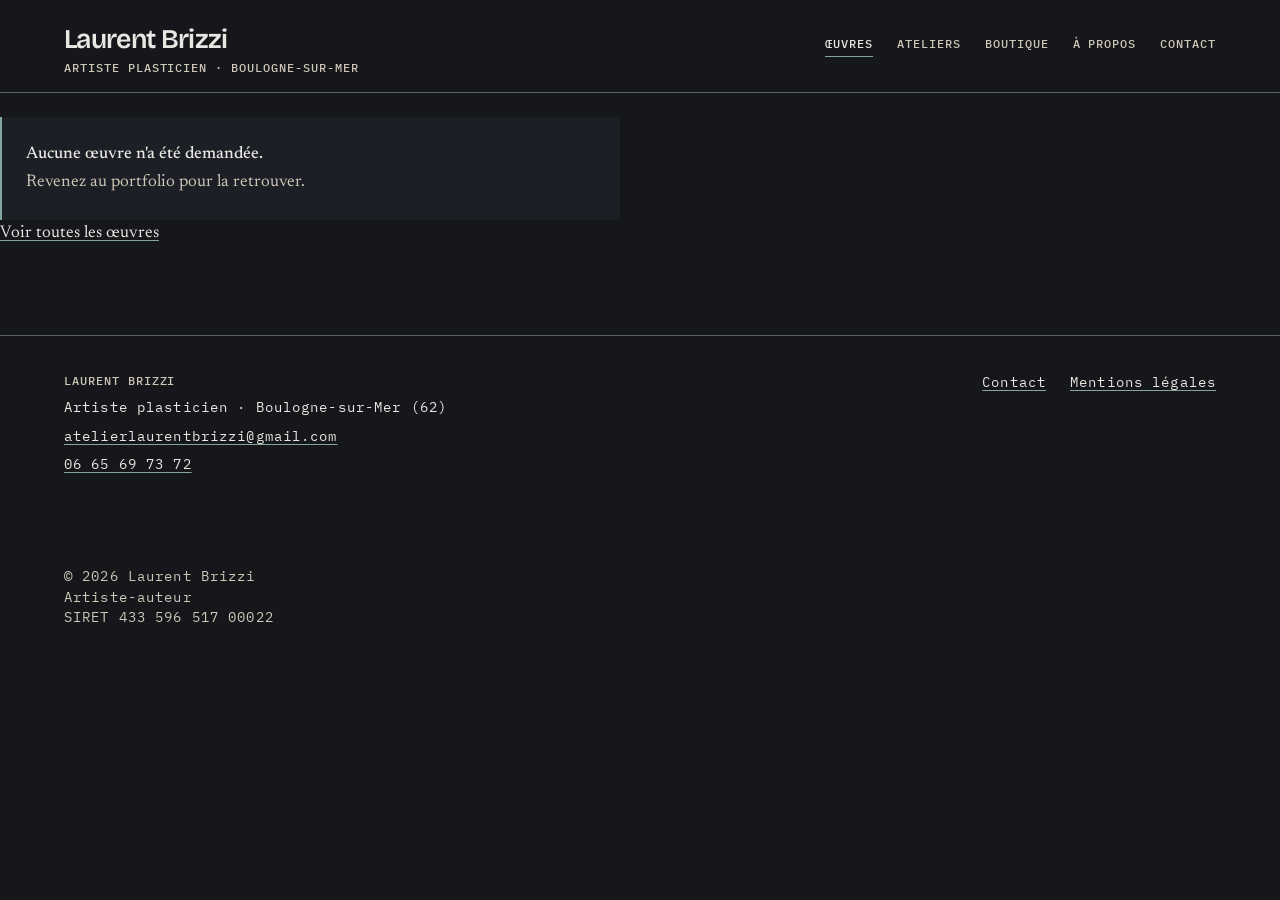
<file: oeuvre.html>
<!DOCTYPE html>
<html lang="fr">
<head>
  <meta charset="utf-8">
  <meta name="viewport" content="width=device-width, initial-scale=1">

  <!-- Le titre et la description sont réécrits par portfolio.js une fois
       l'œuvre chargée. Ceux-ci servent de repli, et s'affichent si l'identifiant
       de l'URL ne correspond à aucune œuvre.

       LIMITE CONNUE, arbitrée à l'étape 0 : cette page étant construite à
       partir de ?id=, ses balises Open Graph ne peuvent pas être
       personnalisées par œuvre. Facebook ne lit pas le JavaScript : un
       partage de fiche affichera toujours la vignette générique du site.
       C'est le prix du « sans étape de build », et il a été accepté. -->
  <title>Œuvre — Laurent Brizzi, artiste plasticien</title>
  <meta name="description" content="Fiche d'une œuvre de Laurent Brizzi, artiste plasticien à Boulogne-sur-Mer.">

  <meta property="og:type" content="article">
  <meta property="og:locale" content="fr_FR">
  <meta property="og:site_name" content="Laurent Brizzi">
  <meta property="og:title" content="Œuvre — Laurent Brizzi, artiste plasticien">
  <meta property="og:description" content="Peinture, sculpture, bas-reliefs et street art.">
  <meta property="og:image" content="https://laurentbrizzi.fr/og-image.jpg">
  <meta property="og:image:width" content="1200">
  <meta property="og:image:height" content="630">
  <meta property="og:image:alt" content="Twin, huile sur toile : deux têtes lisses se font face dans une structure organique rose et bleue, sous un œil unique.">

  <link rel="icon" href="favicon-32.png" sizes="32x32">
  <link rel="apple-touch-icon" href="apple-touch-icon.png">

  <link rel="preload" href="assets/fonts/BricolageGrotesque-Variable-latin.woff2" as="font" type="font/woff2" crossorigin>
  <link rel="preload" href="assets/fonts/Newsreader-Variable-latin.woff2" as="font" type="font/woff2" crossorigin>

  <link rel="stylesheet" href="assets/css/tokens.css">
  <link rel="stylesheet" href="assets/css/base.css">
  <link rel="stylesheet" href="assets/css/layout.css">
  <link rel="stylesheet" href="assets/css/composants.css">
</head>
<body>

<a class="lien-evitement" href="#contenu">Aller au contenu</a>

<!-- EN-TÊTE — balisage commun aux huit pages. Sur une fiche, c'est « Œuvres »
     qui reste la page courante : on est dans cette section du site. -->
<header class="entete">
  <div class="bande entete__interieur">

    <a class="entete__marque" href="index.html">
      <span class="entete__nom">Laurent Brizzi</span>
      <span class="mono mono--etiquette entete__qualite">Artiste plasticien · Boulogne-sur-Mer</span>
    </a>

    <nav aria-label="Navigation principale">
      <ul class="nav-principale mono mono--etiquette">
        <li><a href="oeuvres.html" aria-current="page">Œuvres</a></li>
        <li><a href="ateliers.html">Ateliers</a></li>
        <li><a href="boutique.html">Boutique</a></li>
        <li><a href="a-propos.html">À propos</a></li>
        <li><a href="contact.html">Contact</a></li>
      </ul>
    </nav>

  </div>
</header>

<main id="contenu">

  <article data-fiche>
    <div class="section">
      <div class="bande">
        <p class="message">
          <strong>Chargement de l'œuvre…</strong><br>
          Si ce message reste affiché, le script n'a pas pu s'exécuter : soit
          JavaScript est désactivé, soit la page a été ouverte directement
          depuis le disque. Dans ce second cas, lancez
          « node scripts/serveur.mjs » puis ouvrez http://localhost:8000/
        </p>
      </div>
    </div>
  </article>

  <noscript>
    <div class="section">
      <div class="bande">
        <p class="message">
          <strong>Cette fiche a besoin de JavaScript pour s'afficher.</strong><br>
          Les œuvres sont chargées depuis un fichier de données afin que
          Laurent puisse les mettre à jour lui-même.
          <a href="oeuvres.html">Revenir aux œuvres</a>.
        </p>
      </div>
    </div>
  </noscript>

</main>

<!-- PIED DE PAGE — balisage commun aux huit pages. -->
<footer class="pied">
  <div class="bande pied__interieur">

    <div class="pied__bloc">
      <p class="mono mono--etiquette">Laurent Brizzi</p>
      <p class="mono">Artiste plasticien · Boulogne-sur-Mer (62)</p>
      <p class="mono"><a href="mailto:atelierlaurentbrizzi@gmail.com">atelierlaurentbrizzi@gmail.com</a></p>
      <p class="mono"><a href="tel:+33665697372">06&nbsp;65&nbsp;69&nbsp;73&nbsp;72</a></p>
    </div>

    <nav class="pied__bloc" aria-label="Navigation secondaire">
      <ul class="pied__liens mono">
        <li><a href="contact.html">Contact</a></li>
        <li><a href="mentions-legales.html">Mentions légales</a></li>
      </ul>
    </nav>

    <p class="mono pied__mention">
      <span class="pied__ligne">© 2026 Laurent Brizzi</span>
      <span class="pied__ligne">Artiste-auteur</span>
      <span class="pied__ligne">SIRET 433&nbsp;596&nbsp;517&nbsp;00022</span>
    </p>

  </div>
</footer>

<!-- La vue agrandie. On emploie <dialog> et non un <div> : la fermeture par
     Échap, le piège à focus, le retour du focus sur l'élément d'origine et
     l'inertie de l'arrière-plan sont alors assurés par le navigateur, et non
     par du code à maintenir. C'est ce que demande le §8, sans le réécrire. -->
<dialog class="loupe" data-loupe aria-label="Vue agrandie de l'œuvre">

  <!-- Un conteneur vide, et non un <img> sans src : une image sans source
       est une image cassée dans le document, même à l'intérieur d'un
       dialogue fermé. C'est le script qui la crée, avec sa source, ses
       dimensions et son alt posés d'un seul coup. -->
  <div class="loupe__cadre" data-loupe-cadre></div>

  <div class="loupe__barre bande">
    <p class="loupe__legende mono" data-loupe-legende></p>

    <div class="loupe__commandes">
      <button type="button" class="loupe__bouton mono" data-loupe-precedent>Précédente</button>
      <button type="button" class="loupe__bouton mono" data-loupe-suivant>Suivante</button>
      <button type="button" class="loupe__bouton mono" data-loupe-fermer>Fermer</button>
    </div>
  </div>

</dialog>

<script type="module" src="assets/js/portfolio.js"></script>

</body>
</html>
</file>
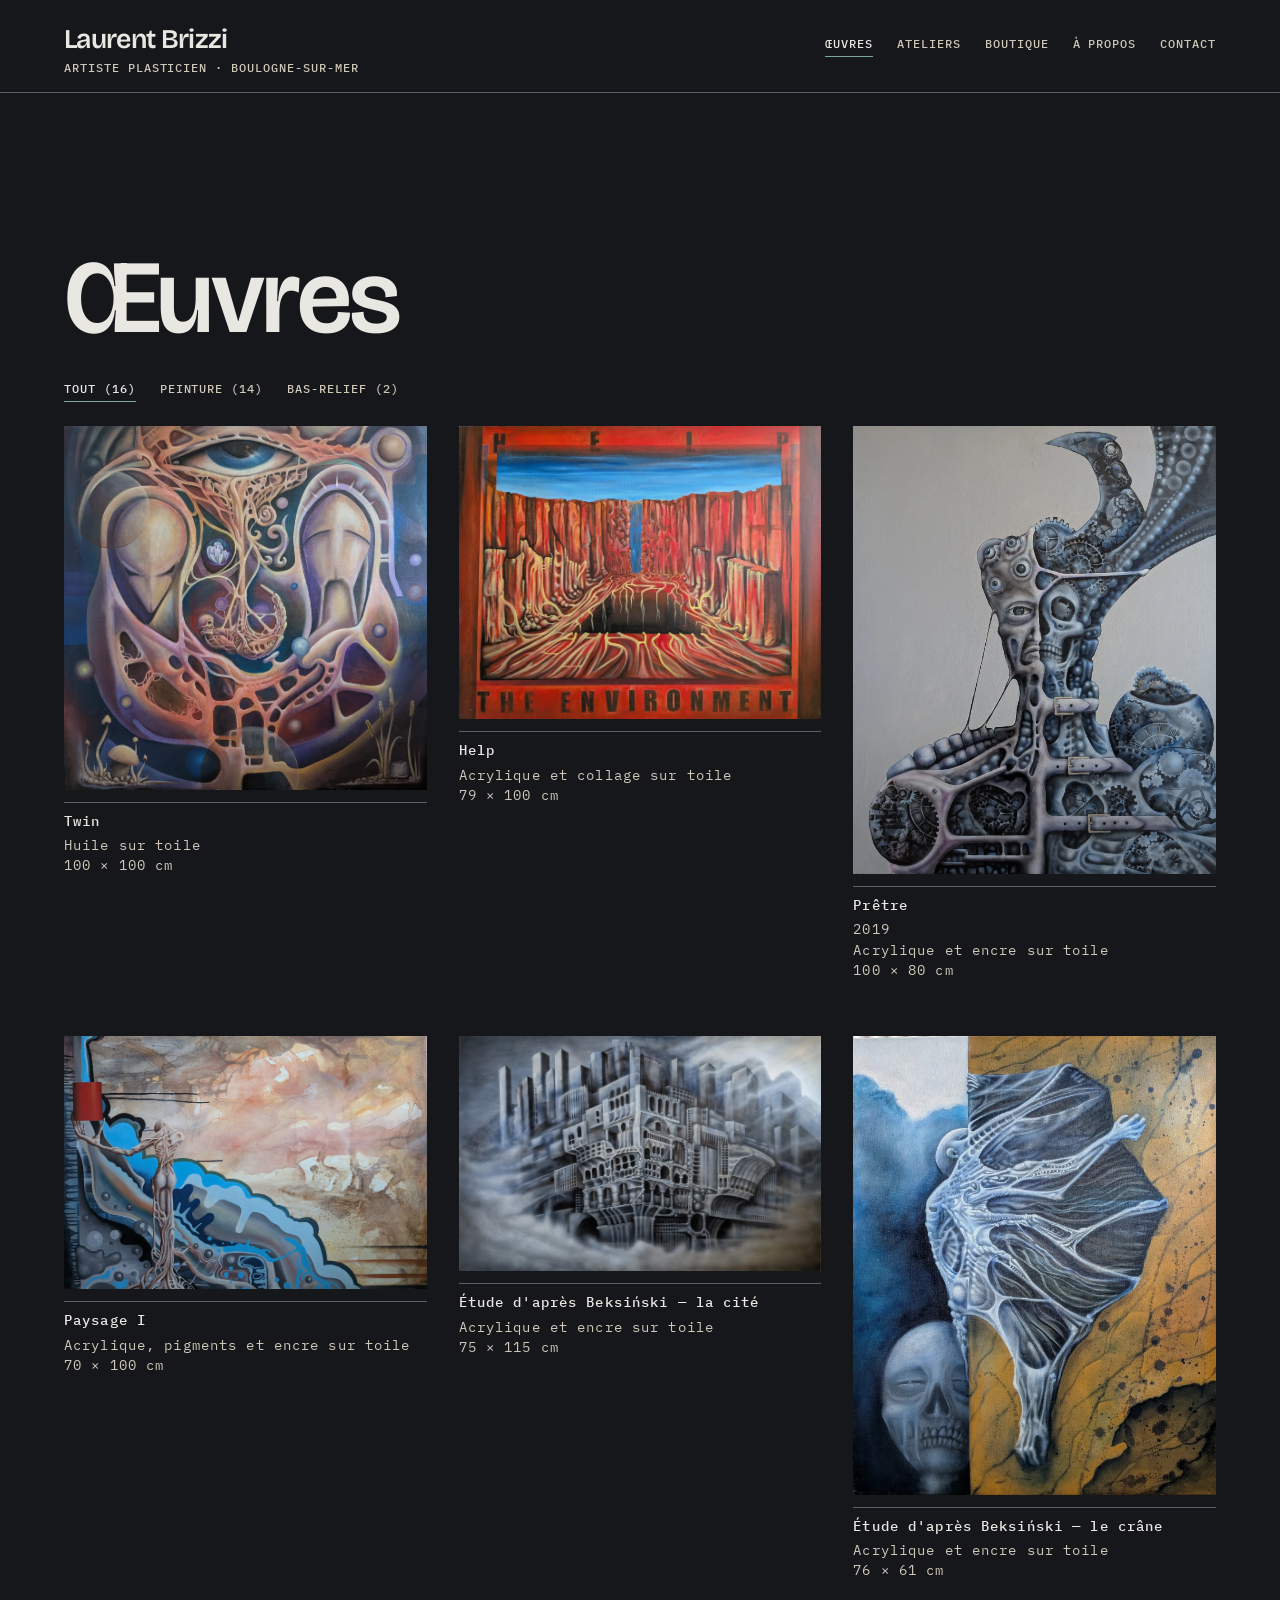
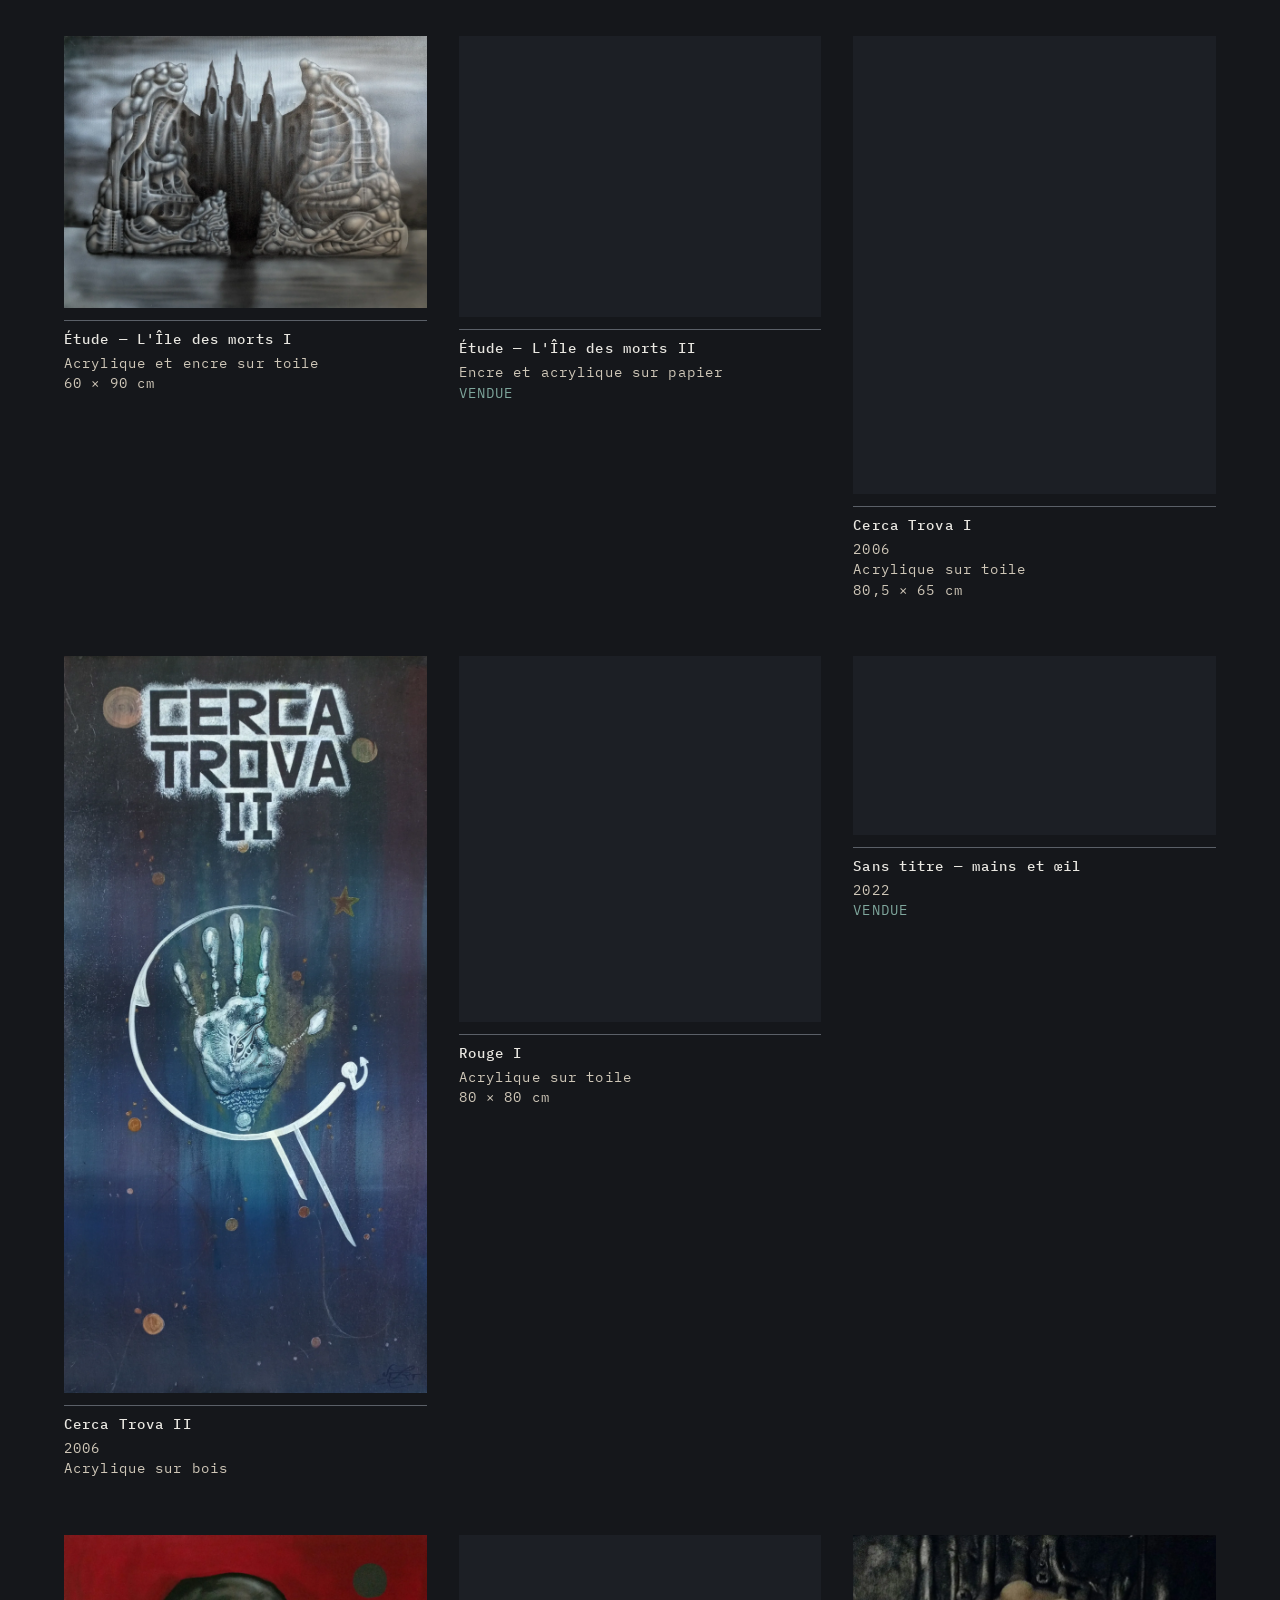
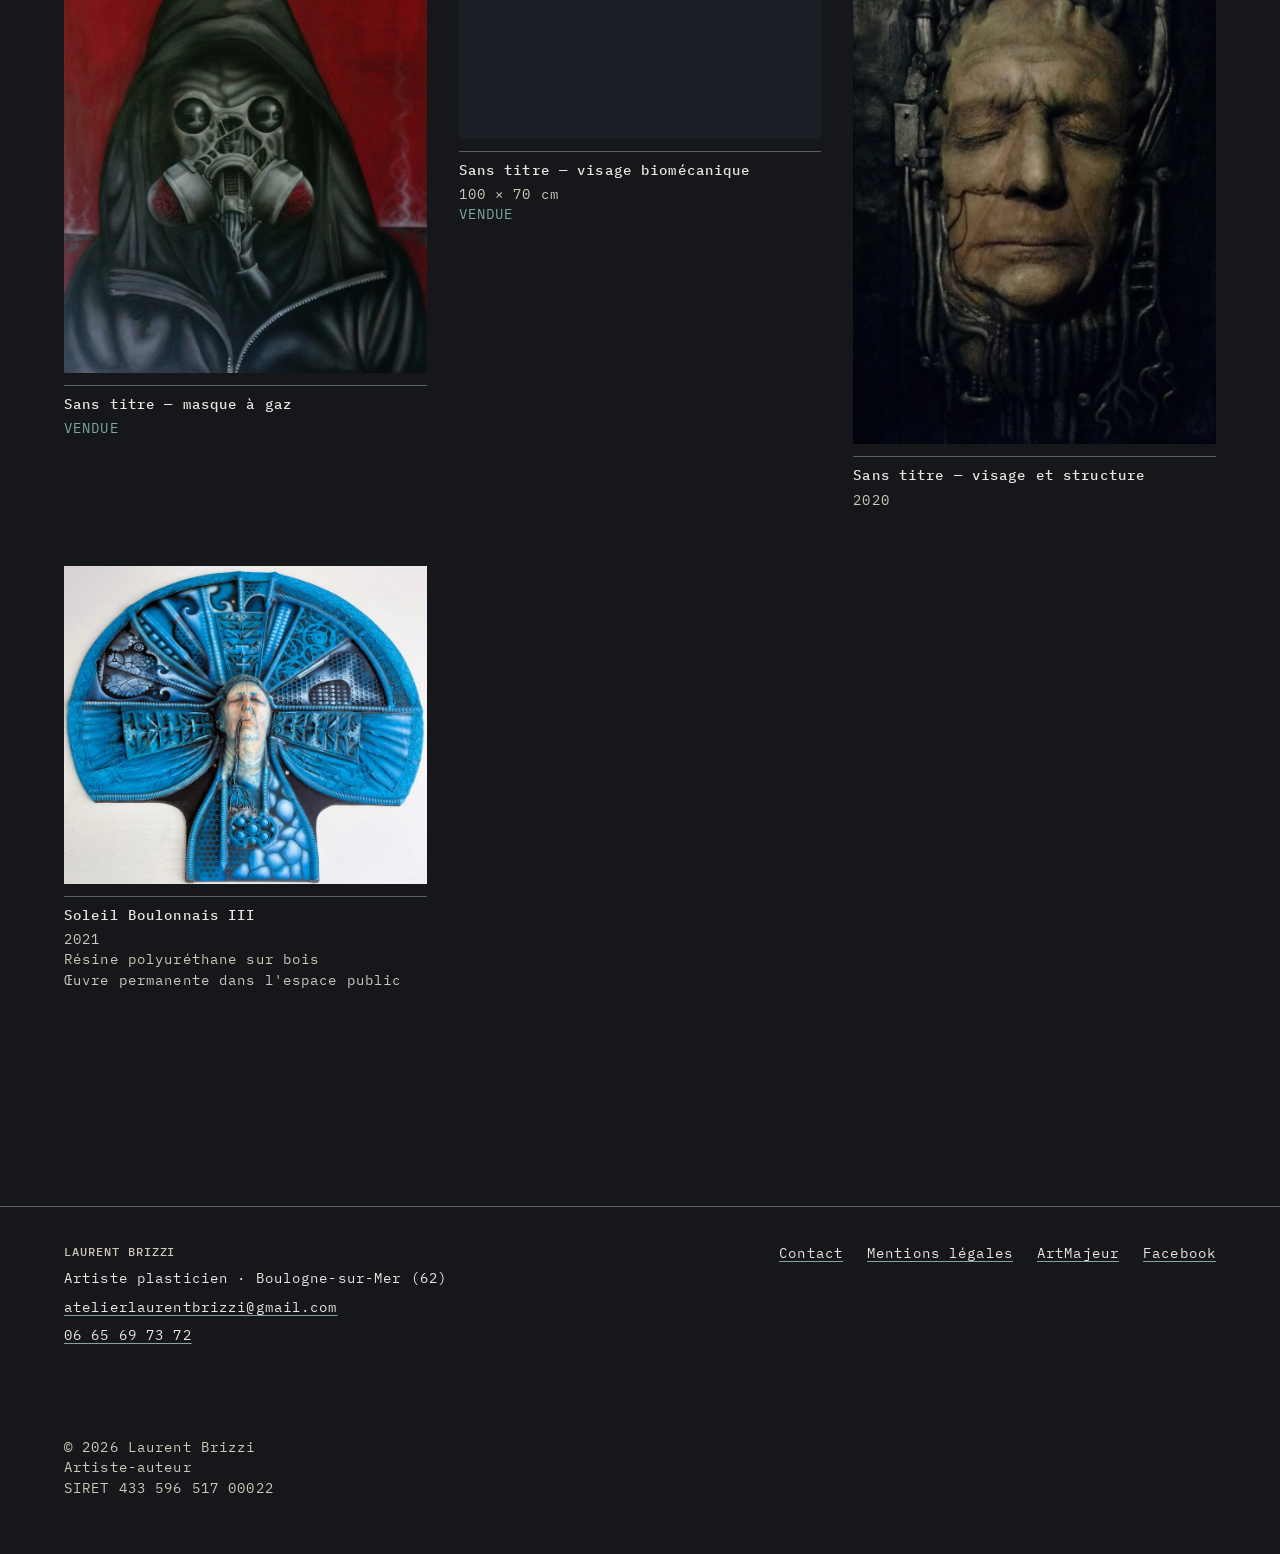
<file: oeuvres.html>
<!DOCTYPE html>
<html lang="fr">
<head>
  <meta charset="utf-8">
  <meta name="viewport" content="width=device-width, initial-scale=1">
  <title>Œuvres — Laurent Brizzi, artiste plasticien</title>
  <meta name="description" content="Peintures, sculptures, bas-reliefs et street art de Laurent Brizzi, artiste plasticien à Boulogne-sur-Mer. Portfolio filtrable par discipline.">

  <link rel="canonical" href="https://laurentbrizzi.fr/oeuvres.html">

  <!-- Open Graph. Les partages Facebook sont le canal principal (§8).
       L'image de partage est en place : og-image.jpg, 1200 × 630. -->
  <meta property="og:type" content="website">
  <meta property="og:locale" content="fr_FR">
  <meta property="og:site_name" content="Laurent Brizzi">
  <meta property="og:url" content="https://laurentbrizzi.fr/oeuvres.html">
  <meta property="og:title" content="Œuvres — Laurent Brizzi, artiste plasticien">
  <meta property="og:description" content="Peintures, sculptures, bas-reliefs et street art. Portfolio filtrable par discipline.">
  <meta property="og:image" content="https://laurentbrizzi.fr/og-image.jpg">
  <meta property="og:image:width" content="1200">
  <meta property="og:image:height" content="630">
  <meta property="og:image:alt" content="Twin, huile sur toile : deux têtes lisses se font face dans une structure organique rose et bleue, sous un œil unique.">

  <link rel="icon" href="favicon-32.png" sizes="32x32">
  <link rel="apple-touch-icon" href="apple-touch-icon.png">

  <link rel="preload" href="assets/fonts/BricolageGrotesque-Variable-latin.woff2" as="font" type="font/woff2" crossorigin>
  <link rel="preload" href="assets/fonts/Newsreader-Variable-latin.woff2" as="font" type="font/woff2" crossorigin>

  <link rel="stylesheet" href="assets/css/tokens.css">
  <link rel="stylesheet" href="assets/css/base.css">
  <link rel="stylesheet" href="assets/css/layout.css">
  <link rel="stylesheet" href="assets/css/composants.css">
</head>
<body>

<a class="lien-evitement" href="#contenu">Aller au contenu</a>

<!-- EN-TÊTE — balisage commun aux huit pages. Recopié à l'identique ;
     seul aria-current="page" change de lien. -->
<header class="entete">
  <div class="bande entete__interieur">

    <a class="entete__marque" href="index.html">
      <span class="entete__nom">Laurent Brizzi</span>
      <span class="mono mono--etiquette entete__qualite">Artiste plasticien · Boulogne-sur-Mer</span>
    </a>

    <nav aria-label="Navigation principale">
      <ul class="nav-principale mono mono--etiquette">
        <li><a href="oeuvres.html" aria-current="page">Œuvres</a></li>
        <li><a href="ateliers.html">Ateliers</a></li>
        <li><a href="boutique.html">Boutique</a></li>
        <li><a href="a-propos.html">À propos</a></li>
        <li><a href="contact.html">Contact</a></li>
      </ul>
    </nav>

  </div>
</header>

<main id="contenu">

  <section class="section">
    <div class="bande flux">

      <h1>Œuvres</h1>

      <!-- À COMPLÉTER : deux ou trois phrases de Laurent en tête de
           portfolio. Ce qui traverse le travail d'une discipline à
           l'autre. Pas de jargon curatorial (§9). -->

      <nav aria-label="Filtrer par discipline" data-filtres>
        <!-- Les filtres sont construits à partir des disciplines réellement
             présentes dans oeuvres.json. Rien à maintenir ici. -->
      </nav>

      <!-- Annonce le nombre de résultats aux lecteurs d'écran après chaque
           filtrage. Invisible à l'œil : le compte est déjà lisible dans les
           libellés des filtres. -->
      <p class="visuellement-cache" role="status" aria-live="polite" data-compteur></p>

      <div class="grille-oeuvres" data-grille-oeuvres>
        <p class="message">
          <strong>Chargement des œuvres…</strong><br>
          Si ce message reste affiché, c'est que le script n'a pas pu
          s'exécuter : soit JavaScript est désactivé dans votre navigateur,
          soit la page a été ouverte directement depuis le disque. Dans ce
          second cas, lancez « node scripts/serveur.mjs » puis ouvrez
          http://localhost:8000/oeuvres.html
        </p>
      </div>

      <noscript>
        <p class="message">
          <strong>Le portfolio a besoin de JavaScript pour s'afficher.</strong><br>
          Les œuvres sont chargées depuis un fichier de données afin que
          Laurent puisse les mettre à jour lui-même. Écrivez-lui depuis la
          <a href="contact.html">page contact</a> : il vous enverra le
          dossier artistique en PDF.
        </p>
      </noscript>

    </div>
  </section>

</main>

<!-- PIED DE PAGE — balisage commun aux huit pages. -->
<footer class="pied">
  <div class="bande pied__interieur">

    <div class="pied__bloc">
      <p class="mono mono--etiquette">Laurent Brizzi</p>
      <p class="mono">Artiste plasticien · Boulogne-sur-Mer (62)</p>
      <p class="mono"><a href="mailto:atelierlaurentbrizzi@gmail.com">atelierlaurentbrizzi@gmail.com</a></p>
      <p class="mono"><a href="tel:+33665697372">06&nbsp;65&nbsp;69&nbsp;73&nbsp;72</a></p>
    </div>

    <nav class="pied__bloc" aria-label="Navigation secondaire">
      <ul class="pied__liens mono">
        <li><a href="contact.html">Contact</a></li>
        <li><a href="mentions-legales.html">Mentions légales</a></li>
        <li><a href="https://www.artmajeur.com/laurent-brizzi" rel="noopener">ArtMajeur</a></li>
        <li><a href="https://www.facebook.com/atelierbrizzi" rel="noopener">Facebook</a></li>
      </ul>
    </nav>

    <p class="mono pied__mention">
      <span class="pied__ligne">© 2026 Laurent Brizzi</span>
      <span class="pied__ligne">Artiste-auteur</span>
      <span class="pied__ligne">SIRET 433&nbsp;596&nbsp;517&nbsp;00022</span>
    </p>

  </div>
</footer>

<script type="module" src="assets/js/portfolio.js"></script>

</body>
</html>
</file>
<file: assets/css/tokens.css>
/* ==========================================================================
   tokens.css — source unique des couleurs, tailles et durées du site.
   Aucune valeur brute (couleur, taille, durée) ne doit apparaître ailleurs.
   Si vous devez écrire un #hexa ou un px dans un autre fichier, c'est un bug :
   la valeur manque ici.
   ========================================================================== */

:root {

  /* --- Palette ------------------------------------------------------------
     Le site est en encre. La craie n'est plus le fond général mais la
     surface d'exception, réservée aux sections qu'on veut détacher.

     Six couleurs nommées, un seul accent. Deux valeurs dérivées s'y sont
     ajoutées — --vert-de-gris-clair et --ardoise — parce que le passage au
     fond sombre les rend nécessaires ; chacune est justifiée sur place.
     Ce ne sont pas de nouvelles couleurs : ce sont deux teintes existantes
     à un autre niveau de clarté. Aucune neuvième valeur sans discussion. */

  --craie:         #E9E7E1;  /* texte principal ; fond des sections claires */
  --papier:        #F6F5F2;  /* surfaces surélevées dans les sections claires */
  --encre:         #15171B;  /* fond général du site — l'encre */
  --graphite:      #5B6068;  /* filets sur l'encre ; texte sur la craie */
  --vert-de-gris:  #4A6A63;  /* accent unique — le cuivre du dôme */
  --os:            #CFC7B8;  /* texte secondaire sur l'encre ; filets sur la craie */

  /* Le même accent, éclairci pour rester lisible sur l'encre. Contraste
     6,8:1, quand le vert-de-gris nominal n'y atteint que 3,0:1 et
     échouerait l'AA. C'est donc lui l'accent par défaut depuis que le fond
     est sombre. Ne jamais l'employer sur fond clair : il n'y passe pas. */
  --vert-de-gris-clair: #7FA79D;

  /* L'encre relevée de quelques points vers la craie. Sert uniquement à
     marquer l'emplacement d'une image avant son chargement, ou le vide
     laissé par une image qui ne remplit pas son cadre. Sans elle, ces
     zones disparaissent complètement dans le fond. Jamais employée comme
     fond de carte : le site n'a pas de carte flottante (§6). */
  --ardoise:       #1C1F25;


  /* --- Rôles contextuels --------------------------------------------------
     Le reste du CSS n'appelle QUE ces variables, jamais les couleurs brutes.
     Un composant écrit avec elles est automatiquement lisible sur les deux
     fonds, sans une seule règle supplémentaire.

     Par défaut : l'encre. Poser data-fond="clair" sur une section la fait
     basculer en craie, data-fond="sombre" la ramène à l'encre — utile pour
     réintroduire une zone sombre à l'intérieur d'une section claire.

     Contrastes vérifiés (WCAG AA, seuil 4,5:1 pour le texte) :

       sur l'encre (par défaut)          sur la craie (data-fond="clair")
         craie ................ 14,5:1     encre ................ 14,5:1
         os ................... 10,7:1     graphite .............. 5,1:1
         vert-de-gris-clair .... 6,8:1     vert-de-gris .......... 4,8:1
         graphite .............. 2,8:1     os .................... 1,4:1
           ↑ filets uniquement, jamais de texte  ↑ idem                   */

  --fond:             var(--encre);
  --fond-souleve:     var(--ardoise);
  --texte:            var(--craie);
  --texte-secondaire: var(--os);
  --accent:           var(--vert-de-gris-clair);
  --filet-couleur:    var(--graphite);


  /* --- Familles -----------------------------------------------------------
     Les trois familles sont auto-hébergées (voir base.css et le LISEZ-MOI
     de /assets/fonts). Les substituts qui suivent ne servent que le temps
     du chargement, ou si un woff2 venait à manquer sur le serveur : ils
     sont choisis pour des largeurs de caractères proches, afin que la
     bascule ne déplace pas la mise en page. */

  --police-display: "Bricolage Grotesque", "Arial Narrow", system-ui, sans-serif;
  --police-texte:   "Newsreader", Georgia, "Times New Roman", serif;
  --police-mono:    "IBM Plex Mono", ui-monospace, Consolas, monospace;


  /* --- Échelle typographique ----------------------------------------------
     Display : deux tailles maximum par page (§6). La troisième est réservée
     aux titres d'œuvres dans les grilles, jamais à un titre de page.         */

  --taille-display-1: clamp(2.5rem, 1rem + 7vw, 6.5rem);
  --taille-display-2: clamp(1.75rem, 1.1rem + 2.6vw, 3.25rem);
  --taille-display-3: clamp(1.25rem, 1.05rem + 0.8vw, 1.75rem);

  --taille-texte-l:   clamp(1.1875rem, 1.125rem + 0.3vw, 1.375rem);
  --taille-texte:     1.0625rem;
  --taille-texte-s:   0.9375rem;

  /* 14 px et 12 px. Le cartel était à 13 px : trop petit pour du texte
     secondaire qu'on demande aux gens de lire vraiment (matériaux,
     dimensions). On agit sur la taille et non sur la couleur, parce que le
     seul contexte où le cartel manque de contraste est la section craie,
     où il est en --graphite à 5,1:1 — l'éclaircir l'en rapprocherait et le
     ferait passer sous le seuil AA. Sur l'encre, il est en --os à 10,7:1
     et n'a jamais eu de problème de contraste, seulement de taille. */
  --taille-mono:      0.875rem;
  --taille-mono-s:    0.75rem;

  --graisse-display:  600;
  --graisse-texte:    400;
  --graisse-accent:   500;

  --interligne-display: 1.02;
  --interligne-titre:   1.15;
  --interligne-texte:   1.6;
  --interligne-cartel:  1.45;

  --interlettre-display: -0.025em;
  --interlettre-mono:     0.08em;

  /* Longueur de ligne confortable — au-delà, la lecture décroche. */
  --mesure:         62ch;
  --mesure-etroite: 46ch;


  /* --- Espacements --------------------------------------------------------
     Échelle non linéaire : les grands écarts font le silence de la page.    */

  --espace-3xs: 0.25rem;
  --espace-2xs: 0.5rem;
  --espace-xs:  0.75rem;
  --espace-s:   1rem;
  --espace-m:   1.5rem;
  --espace-l:   2.25rem;
  --espace-xl:  3.5rem;
  --espace-2xl: 5.5rem;
  --espace-3xl: 8.5rem;

  --espace-section: clamp(4rem, 10vw, 9rem);


  /* --- Mise en page -------------------------------------------------------
     Points de rupture (mobile-first, à recopier dans les media queries —
     une variable CSS ne peut pas être utilisée dans une @media) :
       640px  ·  960px  ·  1280px                                            */

  --largeur-contenu: 1440px;
  --marge-page:      clamp(1.25rem, 5vw, 4.5rem);
  --gouttiere:       clamp(1rem, 2.5vw, 2rem);

  /* Proportion de l'emplacement réservé, affiché quand une œuvre est déjà
     décrite dans oeuvres.json mais n'a pas encore de photographie. C'est
     la SEULE proportion du site : les vraies images gardent la leur, donnée
     par leurs attributs width et height (voir composants.css). */
  --proportion-attente: 4 / 5;

  /* Proportions de référence — PAGE TÉMOIN UNIQUEMENT, à supprimer avec
     elle. Elles ne servent qu'à simuler des œuvres de rapports différents
     tant qu'aucune photographie n'est disponible. */
  --proportion-carre:       1 / 1;
  --proportion-portrait:    2 / 3;
  --proportion-paysage:     3 / 2;
  --proportion-panoramique: 21 / 9;


  /* --- Filets et bords ----------------------------------------------------
     Le filet de 1px sous l'image est l'unique ornement autorisé.            */

  --filet-epaisseur: 1px;
  --rayon:           0;      /* jamais autre chose que 0 (§6) */

  --epaisseur-focus: 2px;
  --decalage-focus:  3px;


  /* --- Mouvement ----------------------------------------------------------
     Tout est désactivé par prefers-reduced-motion dans base.css.            */

  --duree-court:      180ms;
  --duree-revelation: 400ms;
  --courbe:           cubic-bezier(0.16, 1, 0.3, 1);
  --translation-revelation: 12px;

  /* Cascade. Les vignettes d'une même rangée n'apparaissent pas ensemble :
     chacune part un cran après sa voisine de gauche. Le plafond existe
     parce qu'une rangée large rendrait la dernière vignette franchement
     en retard — au-delà, ce n'est plus un rythme, c'est une attente. */
  --pas-cascade:      90ms;
  --cascade-plafond: 450ms;

  /* Passage d'une page à l'autre. Court : c'est une liaison, pas un effet. */
  --duree-transition-page: 260ms;


  /* --- Plans de superposition --------------------------------------------- */

  --plan-entete:   10;
  --plan-lightbox: 100;
}


/* --- Sections claires ------------------------------------------------------
   L'exception, à employer avec parcimonie : une ou deux respirations dans
   une page, pas une alternance systématique. Poser data-fond="clair" sur
   une <section> suffit, les composants suivent.                            */

[data-fond="clair"] {
  --fond:             var(--craie);
  --fond-souleve:     var(--papier);
  --texte:            var(--encre);
  --texte-secondaire: var(--graphite);
  --accent:           var(--vert-de-gris);
  --filet-couleur:    var(--os);
}


/* --- Retour à l'encre ------------------------------------------------------
   Identique à :root. Ne sert qu'à réintroduire une zone sombre imbriquée
   dans une section claire — sans cela, elle hériterait des rôles clairs.  */

[data-fond="sombre"] {
  --fond:             var(--encre);
  --fond-souleve:     var(--ardoise);
  --texte:            var(--craie);
  --texte-secondaire: var(--os);
  --accent:           var(--vert-de-gris-clair);
  --filet-couleur:    var(--graphite);
}
</file>
<file: assets/css/base.css>
/* ==========================================================================
   base.css — remise à zéro, polices, typographie, rythme vertical.
   Ne contient aucun composant et aucune valeur brute : tout vient de
   tokens.css, qui doit être chargé AVANT ce fichier.
   ========================================================================== */


/* --------------------------------------------------------------------------
   1. Polices
   Auto-hébergées en woff2 dans /assets/fonts, sous licence OFL (les fichiers
   OFL-*.txt y sont joints, la licence l'exige). Aucun appel à un CDN.

   Chaque style existe en DEUX sous-ensembles :

     latin      U+0000-00FF et quelques signes — couvre tout le français,
                y compris œ, les accents et les guillemets « ».
     latin-ext  U+0100 et au-delà — nécessaire dès qu'un nom polonais,
                tchèque ou hongrois apparaît : Zdzisław Beksiński, les
                ateliers du projet MY-MA, Kraków…

   Le navigateur ne télécharge latin-ext que si un caractère de cette plage
   est réellement présent sur la page. C'est le rôle de unicode-range :
   ne pas le retirer, ce serait imposer 250 Ko de plus à chaque visite.

   Les valeurs de unicode-range sont recopiées telles quelles depuis les
   sous-ensembles officiels. Elles ne se paramètrent pas : une variable CSS
   n'est pas admise dans un unicode-range.
   -------------------------------------------------------------------------- */

/* --- Bricolage Grotesque — variable (wght 200..800, wdth 75..100) --------- */

@font-face {
  font-family: "Bricolage Grotesque";
  src: url("../fonts/BricolageGrotesque-Variable-latin.woff2") format("woff2");
  font-weight: 200 800;
  font-stretch: 75% 100%;
  font-style: normal;
  font-display: swap;
  unicode-range: U+0000-00FF, U+0131, U+0152-0153, U+02BB-02BC, U+02C6, U+02DA, U+02DC, U+0304, U+0308, U+0329, U+2000-206F, U+20AC, U+2122, U+2191, U+2193, U+2212, U+2215, U+FEFF, U+FFFD;
}

@font-face {
  font-family: "Bricolage Grotesque";
  src: url("../fonts/BricolageGrotesque-Variable-latin-ext.woff2") format("woff2");
  font-weight: 200 800;
  font-stretch: 75% 100%;
  font-style: normal;
  font-display: swap;
  unicode-range: U+0100-02BA, U+02BD-02C5, U+02C7-02CC, U+02CE-02D7, U+02DD-02FF, U+0304, U+0308, U+0329, U+1D00-1DBF, U+1E00-1E9F, U+1EF2-1EFF, U+2020, U+20A0-20AB, U+20AD-20C0, U+2113, U+2C60-2C7F, U+A720-A7FF;
}


/* --- Newsreader — variable (wght 200..800), romain et italique ------------ */

@font-face {
  font-family: "Newsreader";
  src: url("../fonts/Newsreader-Variable-latin.woff2") format("woff2");
  font-weight: 200 800;
  font-style: normal;
  font-display: swap;
  unicode-range: U+0000-00FF, U+0131, U+0152-0153, U+02BB-02BC, U+02C6, U+02DA, U+02DC, U+0304, U+0308, U+0329, U+2000-206F, U+20AC, U+2122, U+2191, U+2193, U+2212, U+2215, U+FEFF, U+FFFD;
}

@font-face {
  font-family: "Newsreader";
  src: url("../fonts/Newsreader-Variable-latin-ext.woff2") format("woff2");
  font-weight: 200 800;
  font-style: normal;
  font-display: swap;
  unicode-range: U+0100-02BA, U+02BD-02C5, U+02C7-02CC, U+02CE-02D7, U+02DD-02FF, U+0304, U+0308, U+0329, U+1D00-1DBF, U+1E00-1E9F, U+1EF2-1EFF, U+2020, U+20A0-20AB, U+20AD-20C0, U+2113, U+2C60-2C7F, U+A720-A7FF;
}

@font-face {
  font-family: "Newsreader";
  src: url("../fonts/Newsreader-Italic-Variable-latin.woff2") format("woff2");
  font-weight: 200 800;
  font-style: italic;
  font-display: swap;
  unicode-range: U+0000-00FF, U+0131, U+0152-0153, U+02BB-02BC, U+02C6, U+02DA, U+02DC, U+0304, U+0308, U+0329, U+2000-206F, U+20AC, U+2122, U+2191, U+2193, U+2212, U+2215, U+FEFF, U+FFFD;
}

@font-face {
  font-family: "Newsreader";
  src: url("../fonts/Newsreader-Italic-Variable-latin-ext.woff2") format("woff2");
  font-weight: 200 800;
  font-style: italic;
  font-display: swap;
  unicode-range: U+0100-02BA, U+02BD-02C5, U+02C7-02CC, U+02CE-02D7, U+02DD-02FF, U+0304, U+0308, U+0329, U+1D00-1DBF, U+1E00-1E9F, U+1EF2-1EFF, U+2020, U+20A0-20AB, U+20AD-20C0, U+2113, U+2C60-2C7F, U+A720-A7FF;
}


/* --- IBM Plex Mono — statique, deux graisses ------------------------------ */

@font-face {
  font-family: "IBM Plex Mono";
  src: url("../fonts/IBMPlexMono-Regular-latin.woff2") format("woff2");
  font-weight: 400;
  font-style: normal;
  font-display: swap;
  unicode-range: U+0000-00FF, U+0131, U+0152-0153, U+02BB-02BC, U+02C6, U+02DA, U+02DC, U+0304, U+0308, U+0329, U+2000-206F, U+20AC, U+2122, U+2191, U+2193, U+2212, U+2215, U+FEFF, U+FFFD;
}

@font-face {
  font-family: "IBM Plex Mono";
  src: url("../fonts/IBMPlexMono-Regular-latin-ext.woff2") format("woff2");
  font-weight: 400;
  font-style: normal;
  font-display: swap;
  unicode-range: U+0100-02BA, U+02BD-02C5, U+02C7-02CC, U+02CE-02D7, U+02DD-02FF, U+0304, U+0308, U+0329, U+1D00-1DBF, U+1E00-1E9F, U+1EF2-1EFF, U+2020, U+20A0-20AB, U+20AD-20C0, U+2113, U+2C60-2C7F, U+A720-A7FF;
}

@font-face {
  font-family: "IBM Plex Mono";
  src: url("../fonts/IBMPlexMono-Medium-latin.woff2") format("woff2");
  font-weight: 500;
  font-style: normal;
  font-display: swap;
  unicode-range: U+0000-00FF, U+0131, U+0152-0153, U+02BB-02BC, U+02C6, U+02DA, U+02DC, U+0304, U+0308, U+0329, U+2000-206F, U+20AC, U+2122, U+2191, U+2193, U+2212, U+2215, U+FEFF, U+FFFD;
}

@font-face {
  font-family: "IBM Plex Mono";
  src: url("../fonts/IBMPlexMono-Medium-latin-ext.woff2") format("woff2");
  font-weight: 500;
  font-style: normal;
  font-display: swap;
  unicode-range: U+0100-02BA, U+02BD-02C5, U+02C7-02CC, U+02CE-02D7, U+02DD-02FF, U+0304, U+0308, U+0329, U+1D00-1DBF, U+1E00-1E9F, U+1EF2-1EFF, U+2020, U+20A0-20AB, U+20AD-20C0, U+2113, U+2C60-2C7F, U+A720-A7FF;
}


/* --------------------------------------------------------------------------
   2. Remise à zéro
   -------------------------------------------------------------------------- */

*,
*::before,
*::after {
  box-sizing: border-box;
}

html {
  /* On ne touche pas à la taille de base : elle appartient à l'internaute. */
  font-size: 100%;
  scroll-behavior: smooth;
  -webkit-text-size-adjust: 100%;
}

body,
h1, h2, h3, h4,
p,
figure, figcaption,
blockquote,
dl, dd,
ul, ol {
  margin: 0;
}

ul, ol {
  padding: 0;
  list-style: none;
}

/* Largeur/hauteur toujours déclarées dans le HTML : ces règles empêchent
   la déformation sans annuler le calcul anti-décalage du navigateur. */
img,
picture,
svg,
video {
  display: block;
  max-width: 100%;
  height: auto;
  border-radius: var(--rayon);
}

/* Le `display` ci-dessus vient d'une feuille d'auteur : il l'emporte donc
   sur la règle `[hidden] { display: none }` du navigateur, quelle que soit
   la spécificité. Sans cette ligne, poser l'attribut `hidden` sur une image
   ou une vidéo ne la cache pas — c'est arrivé, la vidéo d'atelier restait
   affichée à côté de la photo et débordait la page. */
img[hidden],
picture[hidden],
svg[hidden],
video[hidden] {
  display: none;
}

input,
button,
textarea,
select {
  font: inherit;
  color: inherit;
  border-radius: var(--rayon);
}

button {
  background: none;
  border: 0;
  padding: 0;
  cursor: pointer;
}

table {
  border-collapse: collapse;
}

/* Empêche un mot très long (nom de matériau, URL) de faire déborder. */
p, h1, h2, h3, h4, li, dd, figcaption {
  overflow-wrap: break-word;
}


/* --------------------------------------------------------------------------
   3. Corps de page
   -------------------------------------------------------------------------- */

body {
  background-color: var(--fond);
  color: var(--texte);
  font-family: var(--police-texte);
  font-size: var(--taille-texte);
  font-weight: var(--graisse-texte);
  line-height: var(--interligne-texte);
  font-kerning: normal;
  text-rendering: optimizeLegibility;
  -webkit-font-smoothing: antialiased;
  min-height: 100vh;
}

/* Toute zone qui rebascule les rôles de couleur repeint son fond, sinon
   son texte se poserait sur la couleur de la section parente. Une seule
   règle couvre les deux sens : data-fond="clair" comme data-fond="sombre". */
[data-fond] {
  background-color: var(--fond);
  color: var(--texte);
}

/* Le texte sélectionné reprend la couleur du fond en cours : lisible sur
   l'accent clair comme sur l'accent nominal, sans règle conditionnelle. */
::selection {
  background-color: var(--accent);
  color: var(--fond);
}


/* --------------------------------------------------------------------------
   4. Titres et texte
   -------------------------------------------------------------------------- */

h1, h2, h3, h4 {
  font-family: var(--police-display);
  font-weight: var(--graisse-display);
  line-height: var(--interligne-titre);
  letter-spacing: var(--interlettre-display);
  text-wrap: balance;
}

h1 {
  font-size: var(--taille-display-1);
  line-height: var(--interligne-display);
}

h2 {
  font-size: var(--taille-display-2);
}

h3 {
  font-size: var(--taille-display-3);
}

h4 {
  font-size: var(--taille-texte-l);
  letter-spacing: normal;
}

p {
  max-width: var(--mesure);
  text-wrap: pretty;
}

strong {
  font-weight: var(--graisse-accent);
}

/* Le lien de texte : souligné, jamais coloré en bleu, jamais dépouillé. */
a {
  color: inherit;
  text-decoration: underline;
  text-decoration-color: var(--accent);
  text-decoration-thickness: var(--filet-epaisseur);
  text-underline-offset: 0.2em;
  transition: text-decoration-color var(--duree-court) var(--courbe);
}

a:hover {
  text-decoration-color: var(--texte);
}

hr {
  height: 0;
  margin-block: var(--espace-l);
  margin-inline: 0;
  border: 0;
  border-top: var(--filet-epaisseur) solid var(--filet-couleur);
}


/* --------------------------------------------------------------------------
   5. Focus clavier
   Contour --accent de 2px, visible sur fond clair comme sur fond sombre
   grâce aux rôles contextuels. Non négociable (§8).
   -------------------------------------------------------------------------- */

:focus-visible {
  outline: var(--epaisseur-focus) solid var(--accent);
  outline-offset: var(--decalage-focus);
}

/* On ne retire le contour à la souris que parce que :focus-visible le rend
   au clavier. Ne jamais écrire outline: none sans cette contrepartie. */
:focus:not(:focus-visible) {
  outline: none;
}


/* --------------------------------------------------------------------------
   6. Rythme vertical
   .flux espace les enfants directs entre eux, jamais au-dessus du premier
   ni sous le dernier : le bloc reste maîtrisé par son parent.
   -------------------------------------------------------------------------- */

.flux > * + * {
  margin-block-start: var(--espace-m);
}

.flux--serre > * + * {
  margin-block-start: var(--espace-2xs);
}

.flux--large > * + * {
  margin-block-start: var(--espace-l);
}


/* --------------------------------------------------------------------------
   7. Utilitaires
   -------------------------------------------------------------------------- */

/* Données techniques uniquement : année, matériaux, dimensions, prix,
   numéro d'édition. Jamais un titre, jamais un paragraphe. */
.mono {
  font-family: var(--police-mono);
  font-size: var(--taille-mono);
  font-weight: var(--graisse-texte);
  letter-spacing: var(--interlettre-mono);
  line-height: var(--interligne-cartel);
  font-variant-numeric: tabular-nums;
}

.mono--etiquette {
  font-size: var(--taille-mono-s);
  font-weight: var(--graisse-accent);
  text-transform: uppercase;
  color: var(--texte-secondaire);
}

/* Lu par les lecteurs d'écran, invisible à l'œil. */
.visuellement-cache {
  position: absolute;
  width: 1px;
  height: 1px;
  margin: -1px;
  padding: 0;
  overflow: hidden;
  white-space: nowrap;
  clip-path: inset(50%);
  border: 0;
}

/* Premier lien de chaque page : apparaît au premier Tab. */
.lien-evitement {
  position: absolute;
  inset-block-start: var(--espace-2xs);
  inset-inline-start: var(--espace-2xs);
  z-index: var(--plan-lightbox);
  padding: var(--espace-2xs) var(--espace-s);
  background-color: var(--encre);
  color: var(--craie);
  text-decoration: none;
  transform: translateY(-200%);
}

.lien-evitement:focus {
  transform: translateY(0);
}


/* --------------------------------------------------------------------------
   8. Passage d'une page à l'autre
   Sans cela, chaque clic provoque un éclair blanc : le navigateur efface la
   page avant de peindre la suivante, et sur un site à fond encre ce blanc
   d'une fraction de seconde est le défaut le plus visible de la navigation.

   Le navigateur fait tout le travail, il n'y a pas une ligne de JavaScript
   derrière. Les navigateurs qui ne connaissent pas encore cette règle
   l'ignorent et naviguent comme avant : rien ne casse, le fondu manque.
   -------------------------------------------------------------------------- */

@view-transition {
  navigation: auto;
}

::view-transition-old(root),
::view-transition-new(root) {
  animation-duration: var(--duree-transition-page);
  animation-timing-function: var(--courbe);
}


/* --------------------------------------------------------------------------
   9. Mouvement réduit
   Réglage système respecté sans condition (§6). Les animations ne sont pas
   ralenties, elles sont supprimées.
   -------------------------------------------------------------------------- */

@media (prefers-reduced-motion: reduce) {

  @view-transition {
    navigation: none;
  }

  html {
    scroll-behavior: auto;
  }

  *,
  *::before,
  *::after {
    animation-duration: 1ms;
    animation-iteration-count: 1;
    transition-duration: 1ms;
    transition-delay: 0s;
    scroll-behavior: auto;
  }
}
</file>
<file: assets/css/layout.css>
/* ==========================================================================
   layout.css — l'ossature : bandes, sections, grilles.
   Uniquement du placement. Aucune couleur, aucun composant : si une règle
   d'ici parle de bordure ou de fond, elle est au mauvais endroit.
   Se charge après base.css et avant composants.css.
   ========================================================================== */


/* --- La bande --------------------------------------------------------------
   Le seul conteneur horizontal du site. Il centre le contenu et pose les
   marges latérales. Toute zone de contenu en est enveloppée, y compris à
   l'intérieur de l'en-tête et du pied de page.

   Pourquoi ce conteneur plutôt qu'une largeur maximale posée sur <main> :
   le site est en encre et certaines sections passent en craie sur toute la
   largeur de l'écran. Avec une largeur sur <main>, il faudrait l'annuler à
   coups de marges négatives à chaque fois. Ici, la <section> occupe
   naturellement toute la largeur et porte son fond ; sa bande intérieure
   garde le texte aligné sur le reste de la page. Aucune marge négative
   nulle part.                                                                */

.bande {
  max-width: var(--largeur-contenu);
  margin-inline: auto;
  padding-inline: var(--marge-page);
}

/* Pour les pages de texte suivi — démarche, biographie, mentions légales.
   Une colonne de 62ch se lit ; une colonne de 1296px, non.

   C'est le CONTENU qui est rétréci, pas la bande. Rétrécir la bande la
   recentrerait, et sa colonne ne serait plus alignée sur celle du reste du
   site — tout le site est calé à gauche, une section centrée s'en détache
   immédiatement.                                                           */
.bande--etroite > * {
  max-width: var(--mesure);
}

/* CONVENTION : une bande qui contient du contenu porte AUSSI la classe
   .flux (définie dans base.css). C'est elle qui espace les enfants entre
   eux — titre, paragraphes, grille. Sans elle, le reset ayant mis toutes
   les marges à zéro, deux paragraphes se touchent et un titre colle à son
   texte.

     <div class="bande flux"> … </div>

   Les seules bandes SANS .flux sont celles qui pilotent elles-mêmes leur
   disposition : l'intérieur de l'en-tête et celui du pied de page, qui
   sont des flex et des grid. */


/* --- Les sections ----------------------------------------------------------
   Le rythme vertical du site tient dans une seule variable. Ne pas ajouter
   de marge sur les titres pour « aérer » : c'est ici que ça se règle.      */

.section {
  padding-block: var(--espace-section);
}

.section--serree {
  padding-block: var(--espace-xl);
}

/* L'espace sous un titre de section appartient à la mise en page, pas au
   titre. On ne met pas de margin sur les h2 dans base.css : le même titre
   n'a pas le même dégagement dans une grille et dans un texte suivi. */
.titre-section {
  margin-block-end: var(--espace-l);
}

/* Libère un bloc de la mesure de lecture. Les 62ch de base.css sont faits
   pour de la prose ; une liste de techniques ou de dimensions n'a aucune
   raison de se briser au milieu d'une ligne pour les respecter. */
.hors-mesure {
  max-width: none;
}

/* Deux sections de même fond qui se suivent ont besoin d'une séparation.
   Deux sections de fonds différents, non : le changement de fond suffit. */
.section--filet + .section--filet {
  padding-block-start: 0;
}

.section--filet + .section--filet > .bande {
  border-block-start: var(--filet-epaisseur) solid var(--filet-couleur);
  padding-block-start: var(--espace-section);
}


/* --- La grille des œuvres --------------------------------------------------
   Régulière : colonnes de largeur égale, aucun décalage vertical (§6). Le
   désalignement vient des proportions réelles des œuvres, rien d'autre.

   align-items: start est ce qui permet ce désalignement. Sans lui, chaque
   vignette s'étirerait à la hauteur de la plus haute de sa rangée et tous
   les cartels retomberaient sur une même ligne.

   Ne pas ajouter de margin-block-start sur les enfants pour « casser » la
   grille : c'est exactement ce qui a été retiré après relecture des
   captures, parce que le résultat n'était pas un déséquilibre mais des
   trous de plusieurs centaines de pixels.                                   */

.grille-oeuvres {
  display: grid;
  grid-template-columns: 1fr;
  gap: var(--espace-xl) var(--gouttiere);
  align-items: start;
}

@media (min-width: 640px) {

  .grille-oeuvres {
    grid-template-columns: repeat(2, 1fr);
  }
}

@media (min-width: 960px) {

  .grille-oeuvres {
    grid-template-columns: repeat(3, 1fr);
  }
}

/* Variante à deux colonnes pour la page d'accueil, où l'on montre moins
   d'œuvres mais plus grandes. */
@media (min-width: 960px) {

  .grille-oeuvres--large {
    grid-template-columns: repeat(2, 1fr);
  }
}
</file>
<file: assets/css/dossier.css>
/* ==========================================================================
   dossier.css — mise en page du dossier artistique.

   Cette feuille ne sert qu'à dossier.html. Elle a deux rendus : à l'écran,
   des pages claires posées sur l'encre, pour que Laurent voie ce qu'il
   obtiendra ; sur le papier, un document A4 ordinaire.

   POURQUOI DES MILLIMÈTRES ICI, ET PAS DANS tokens.css
   tokens.css est la source unique des valeurs du site, et la règle est
   qu'aucune taille brute ne vit ailleurs. Le format d'une feuille A4 n'est
   pas une valeur du site : c'est une donnée du monde physique, qui ne sert
   qu'à ce document et que personne ne choisira jamais autrement. La mettre
   dans tokens.css obligerait toutes les pages du site à transporter une
   mesure d'imprimante. Elle vit donc ici, nommée et commentée.
   ========================================================================== */

.dossier {

  /* A4 : 210 × 297 mm. Les marges sont celles d'un document administratif
     français — assez larges pour qu'une reliure ou une agrafe ne morde pas
     le texte, assez étroites pour ne pas gâcher la page. */
  --page-largeur:  210mm;
  --page-hauteur:  297mm;
  --page-marge:     16mm;
  --page-marge-bas: 18mm;

  /* Hauteur maximale d'un visuel. C'est le réglage le plus sensible du
     fichier : au-delà, une œuvre haute occupe la page entière et chasse son
     cartel sur la suivante, ce qui sépare l'image de sa légende — la faute
     capitale d'un dossier d'artiste. */
  --visuel-hauteur:        105mm;
  --visuel-hauteur-grande: 150mm;
}


/* --------------------------------------------------------------------------
   La barre de pilotage
   Écran seulement. Elle ne fait pas partie du document : c'est le mode
   d'emploi, et il ne s'imprime pas.
   -------------------------------------------------------------------------- */

.pilotage {
  border-block-end: var(--filet-epaisseur) solid var(--filet-couleur);
}

.pilotage__interieur {
  max-width: var(--page-largeur);
  margin-inline: auto;
  padding: var(--espace-l) var(--espace-m);
  display: flex;
  flex-direction: column;
  gap: var(--espace-xs);
  align-items: flex-start;
}

.pilotage__titre {
  color: var(--accent);
}

.pilotage__texte {
  max-width: var(--mesure);
  font-size: var(--taille-texte-s);
  color: var(--texte-secondaire);
}

.pilotage__texte--second {
  margin-block-start: calc(var(--espace-xs) * -1 + var(--espace-3xs));
}

.bouton {
  margin-block-start: var(--espace-2xs);
  padding: var(--espace-2xs) var(--espace-m);
  font-family: var(--police-mono);
  font-size: var(--taille-mono);
  letter-spacing: var(--interlettre-mono);
  color: var(--fond);
  background-color: var(--accent);
  border: none;
  border-radius: var(--rayon);
  cursor: pointer;
}

.bouton:hover {
  background-color: var(--texte);
}

.chargement {
  padding: var(--espace-2xl) var(--espace-m);
  text-align: center;
  color: var(--texte-secondaire);
}


/* --------------------------------------------------------------------------
   Les données manquantes
   Visibles à l'écran, muettes sur le papier. C'est la raison d'être de la
   page : montrer les trous à Laurent sans les montrer au destinataire.
   -------------------------------------------------------------------------- */

.manque {
  font-family: var(--police-mono);
  font-size: var(--taille-mono-s);
  letter-spacing: var(--interlettre-mono);
  color: var(--accent);
  border-block-end: var(--filet-epaisseur) dotted var(--accent);
}

.manque--exemple {
  border-block-end-color: currentColor;
}


/* --------------------------------------------------------------------------
   La feuille
   -------------------------------------------------------------------------- */

.document {
  display: flex;
  flex-direction: column;
  align-items: center;
  gap: var(--espace-l);
  padding-block: var(--espace-l);
}

.feuille {
  width: 100%;
  max-width: var(--page-largeur);
  min-height: var(--page-hauteur);
  padding: var(--page-marge) var(--page-marge) var(--page-marge-bas);

  /* Pas d'ombre portée : le site n'en a nulle part (§6). C'est le filet,
     ici comme ailleurs, qui dit où s'arrête la surface. */
  border: var(--filet-epaisseur) solid var(--filet-couleur);

  display: flex;
  flex-direction: column;
}

.feuille__entete {
  margin-block-end: var(--espace-l);
  padding-block-end: var(--espace-xs);
  border-block-end: var(--filet-epaisseur) solid var(--filet-couleur);
}

.feuille__titre {
  font-size: var(--taille-display-2);
}

.prose > p {
  max-width: var(--mesure);
}


/* --------------------------------------------------------------------------
   1. Couverture
   Une image, un nom, de quoi joindre. Rien d'autre : une couverture
   chargée donne l'impression qu'on a quelque chose à prouver.
   -------------------------------------------------------------------------- */

.feuille--couverture {
  justify-content: space-between;
  gap: var(--espace-l);
}

.couverture__image {
  flex: 1 1 auto;
  display: flex;
  align-items: center;
  justify-content: center;
  min-height: 0;
}

/* max-width et max-height ensemble, jamais width: 100% avec object-fit :
   une image carrée dans un cadre rectangulaire se retrouverait alors
   encadrée de vide. L'erreur a été commise trois fois sur ce site. */
.couverture__visuel {
  max-width: 100%;
  max-height: var(--page-hauteur);
  width: auto;
  height: auto;
}

.couverture__bas {
  flex: 0 0 auto;
  display: flex;
  flex-direction: column;
  gap: var(--espace-2xs);
  padding-block-start: var(--espace-m);
  border-block-start: var(--filet-epaisseur) solid var(--filet-couleur);
}

.couverture__sur-titre {
  color: var(--accent);
}

.couverture__nom {
  font-size: var(--taille-display-2);
}

.couverture__qualite {
  font-size: var(--taille-texte-l);
  color: var(--texte-secondaire);
}

.couverture__legende,
.couverture__date {
  font-size: var(--taille-mono-s);
  color: var(--texte-secondaire);
}

.couverture__contact {
  margin-block-start: var(--espace-s);
  font-size: var(--taille-mono);
  line-height: var(--interligne-cartel);
}

.couverture__date {
  margin-block-start: var(--espace-2xs);
}


/* --------------------------------------------------------------------------
   2. Textes
   -------------------------------------------------------------------------- */

.deux-colonnes {
  display: grid;
  grid-template-columns: 1fr;
  gap: var(--espace-l);
}

@media (min-width: 640px) {
  .deux-colonnes {
    grid-template-columns: minmax(0, 2fr) minmax(0, 1fr);
    align-items: start;
  }
}

.encadre {
  padding: var(--espace-s);
  background-color: var(--fond-souleve);
  border-block-start: var(--filet-epaisseur) solid var(--filet-couleur);
}

.encadre__titre {
  margin-block-end: var(--espace-2xs);
  color: var(--accent);
}

.encadre__corps {
  font-size: var(--taille-mono-s);
  line-height: var(--interligne-cartel);
  color: var(--texte-secondaire);
}


/* --------------------------------------------------------------------------
   3. Les œuvres
   Deux par rangée. Une seule ferait un dossier de vingt pages, quatre
   réduiraient les visuels à des timbres.
   -------------------------------------------------------------------------- */

.grille-pieces {
  display: grid;
  grid-template-columns: 1fr;
  gap: var(--espace-l) var(--gouttiere);
}

@media (min-width: 640px) {
  .grille-pieces {
    grid-template-columns: repeat(2, minmax(0, 1fr));
  }
}

.piece {
  display: flex;
  flex-direction: column;
  gap: var(--espace-2xs);
}

.piece__image {
  max-width: 100%;
  max-height: var(--visuel-hauteur);
  width: auto;
  height: auto;
  align-self: start;
}

.cartel {
  padding-block-start: var(--espace-2xs);
  border-block-start: var(--filet-epaisseur) solid var(--filet-couleur);
}

.cartel__titre {
  font-family: var(--police-mono);
  font-size: var(--taille-mono);
  font-weight: var(--graisse-accent);
  letter-spacing: var(--interlettre-mono);
  line-height: var(--interligne-cartel);
}

.cartel__ligne {
  font-size: var(--taille-mono-s);
  line-height: var(--interligne-cartel);
  color: var(--texte-secondaire);
}

.cartel__ligne--secondaire {
  color: var(--texte-secondaire);
}

.cartel__texte {
  margin-block-start: var(--espace-3xs);
  font-size: var(--taille-texte-s);
}


/* --------------------------------------------------------------------------
   4. Le parcours
   -------------------------------------------------------------------------- */

.rubrique + .rubrique {
  margin-block-start: var(--espace-l);
}

.rubrique__titre {
  margin-block-end: var(--espace-xs);
  padding-block-end: var(--espace-3xs);
  color: var(--accent);
  border-block-end: var(--filet-epaisseur) solid var(--filet-couleur);
}

.rubrique__liste {
  display: flex;
  flex-direction: column;
  gap: var(--espace-s);
}

.entree {
  display: grid;
  grid-template-columns: 1fr;
  gap: var(--espace-3xs);
}

/* La colonne de dates est fixe, et c'est ce qui rend la liste lisible en
   diagonale : l'œil suit un alignement, pas un texte. */
@media (min-width: 640px) {
  .entree {
    grid-template-columns: 34mm minmax(0, 1fr);
    gap: var(--espace-s);
  }
}

.entree__periode {
  font-size: var(--taille-mono-s);
  line-height: var(--interligne-cartel);
  color: var(--texte-secondaire);
}

.entree__intitule {
  font-size: var(--taille-texte);
}

.entree__lieu {
  font-size: var(--taille-mono-s);
  line-height: var(--interligne-cartel);
  color: var(--texte-secondaire);
}

.entree__description {
  margin-block-start: var(--espace-3xs);
  max-width: var(--mesure);
  font-size: var(--taille-texte-s);
  color: var(--texte-secondaire);
}


/* --------------------------------------------------------------------------
   5. Les ateliers
   -------------------------------------------------------------------------- */

.atelier-fiche + .atelier-fiche {
  margin-block-start: var(--espace-l);
  padding-block-start: var(--espace-m);
  border-block-start: var(--filet-epaisseur) solid var(--filet-couleur);
}

.atelier-fiche__titre {
  font-size: var(--taille-display-3);
}

.atelier-fiche__donnees {
  margin-block-start: var(--espace-3xs);
  font-size: var(--taille-mono-s);
  color: var(--texte-secondaire);
}

.atelier-fiche__texte {
  margin-block-start: var(--espace-2xs);
  max-width: var(--mesure);
  font-size: var(--taille-texte-s);
}

.atelier-fiche__images {
  margin-block-start: var(--espace-s);
  display: flex;
  gap: var(--gouttiere);
  align-items: flex-start;
}

.atelier-fiche__image {
  max-width: calc(50% - var(--gouttiere) / 2);
  max-height: var(--visuel-hauteur);
  width: auto;
  height: auto;
}


/* --------------------------------------------------------------------------
   6. La presse
   -------------------------------------------------------------------------- */

.coupure-dossier__source {
  color: var(--accent);
}

.coupure-dossier__titre {
  margin-block-start: var(--espace-3xs);
  font-size: var(--taille-texte);
}

.coupure-dossier__citation {
  margin-block-start: var(--espace-3xs);
  max-width: var(--mesure);
  font-size: var(--taille-texte-s);
  font-style: italic;
  color: var(--texte-secondaire);
}

.coupure-dossier__bas {
  margin-block-start: var(--espace-3xs);
  font-size: var(--taille-mono-s);
  color: var(--texte-secondaire);
  overflow-wrap: anywhere;
}


/* --------------------------------------------------------------------------
   7. Contact
   -------------------------------------------------------------------------- */

.contact-dossier {
  display: flex;
  flex-direction: column;
  gap: var(--espace-2xs);
}

.contact-dossier__ligne {
  display: grid;
  grid-template-columns: 34mm minmax(0, 1fr);
  gap: var(--espace-s);
  padding-block-end: var(--espace-2xs);
  border-block-end: var(--filet-epaisseur) solid var(--filet-couleur);
}

.contact-dossier__intitule {
  color: var(--texte-secondaire);
}

.contact-dossier__mention {
  margin-block-start: var(--espace-l);
  max-width: var(--mesure);
  font-size: var(--taille-texte-s);
  color: var(--texte-secondaire);
}


/* ==========================================================================
   L'IMPRESSION

   Tout ce qui précède décrit l'écran. Ci-dessous, le papier — et les deux
   ne se ressemblent pas : il n'y a plus de fond encre, plus de barre, plus
   de bordure autour des pages, et c'est @page qui tient les marges.
   ========================================================================== */

@page {
  size: A4 portrait;
  margin: 16mm 15mm 18mm;
}

@media print {

  /* Le fond encre de l'écran n'a rien à faire sur une feuille : il
     mangerait une cartouche entière et grisrait tout le document si le
     lecteur a coché « graphiques d'arrière-plan ». */
  .dossier {
    background-color: transparent;
    color: var(--encre);
  }

  .pilotage,
  .manque,
  .chargement {
    display: none;
  }

  .document {
    display: block;
    padding: 0;
    gap: 0;
  }

  /* Les marges sont désormais celles de @page. La feuille redevient un
     simple bloc de contenu : ni largeur imposée, ni bordure, ni hauteur
     minimale — une section courte ne doit pas forcer une page blanche. */
  .feuille {
    max-width: none;
    min-height: 0;
    padding: 0;
    border: none;
    background-color: transparent;
    display: block;
    break-after: page;
  }

  .feuille:last-child {
    break-after: auto;
  }

  /* La couverture, elle, occupe sa page entière : c'est ce qui la fait
     lire comme une couverture et non comme une première section. */
  .feuille--couverture {
    display: flex;
    min-height: calc(var(--page-hauteur) - var(--page-marge) - var(--page-marge-bas));
  }

  /* Ce qu'on ne coupe jamais au milieu. Une œuvre séparée de son cartel,
     une entrée de parcours dont la date est restée sur la page d'avant :
     c'est ce qui distingue un dossier d'un listing. */
  .piece,
  .entree,
  .atelier-fiche,
  .coupure-dossier,
  .contact-dossier__ligne,
  .encadre {
    break-inside: avoid;
  }

  /* Un titre en bas de page, son contenu sur la suivante. */
  .feuille__entete,
  .rubrique__titre,
  .atelier-fiche__titre,
  h2, h3 {
    break-after: avoid;
  }

  /* Jamais une ligne seule, en haut ou en bas d'une page. */
  p, blockquote {
    orphans: 3;
    widows: 3;
  }

  /* Les visuels respirent moins sur le papier qu'à l'écran : la page est
     plus courte que l'écran d'un portable, et trois œuvres par page valent
     mieux que deux. */
  .piece__image {
    max-height: calc(var(--visuel-hauteur) * 0.8);
  }

  .couverture__visuel {
    max-height: var(--visuel-hauteur-grande);
  }

  /* Les liens s'impriment en noir : un bleu souligné sur une feuille est
     une promesse qu'on ne peut pas tenir. */
  a {
    color: inherit;
    text-decoration: none;
  }
}

/* Le bouton pendant la préparation des images. */
.bouton:disabled {
  background-color: var(--fond-souleve);
  color: var(--texte-secondaire);
  cursor: default;
}
</file>
<file: assets/css/composants.css>
/* ==========================================================================
   composants.css
   Le cartel, l'en-tête, le pied de page. Le reste (filtres du portfolio,
   lightbox, fiche produit) arrive aux étapes suivantes, dans ce fichier.
   ========================================================================== */


/* --------------------------------------------------------------------------
   L'en-tête
   Même balisage sur les huit pages, recopié à l'identique. C'est le coût du
   « sans étape de build » : ajouter une entrée de menu, c'est modifier huit
   fichiers. L'alternative — injecter l'en-tête en JavaScript — casserait le
   référencement et la navigation sans JS. La duplication est le bon choix
   ici, mais il faut la faire sciemment.

   PAS DE MENU HAMBURGER. Cinq entrées en mono capitales tiennent sur deux
   lignes à 390 px. Un menu repliable demanderait du JavaScript pour rien,
   et un menu qui ne s'ouvre pas est un site sans navigation.

   Sur la page courante, le lien porte aria-current="page" : c'est lui qui
   déclenche le soulignement, pas une classe. L'information est ainsi vraie
   pour les lecteurs d'écran autant que pour l'œil.
   -------------------------------------------------------------------------- */

.entete {
  padding-block: var(--espace-m);
}

.entete__interieur {
  display: flex;
  flex-direction: column;
  gap: var(--espace-s);
  padding-block-end: var(--espace-s);
  border-block-end: var(--filet-epaisseur) solid var(--filet-couleur);
}

@media (min-width: 640px) {

  .entete__interieur {
    flex-direction: row;
    align-items: baseline;
    justify-content: space-between;
    gap: var(--espace-l);
  }
}


/* --- La marque ------------------------------------------------------------ */

.entete__marque {
  text-decoration: none;
  color: var(--texte);
}

.entete__nom {
  display: block;
  font-family: var(--police-display);
  font-size: var(--taille-display-3);
  font-weight: var(--graisse-display);
  letter-spacing: var(--interlettre-display);
  line-height: var(--interligne-titre);
}

.entete__qualite {
  display: block;
  margin-block-start: var(--espace-3xs);
}


/* --- La navigation --------------------------------------------------------- */

.nav-principale {
  display: flex;
  flex-wrap: wrap;
  gap: var(--espace-2xs) var(--espace-m);
}

.nav-principale a {
  display: inline-block;
  padding-block: var(--espace-3xs);
  color: var(--texte-secondaire);
  text-decoration: none;
  border-block-end: var(--filet-epaisseur) solid transparent;
  transition: color var(--duree-court) var(--courbe),
              border-color var(--duree-court) var(--courbe);
}

.nav-principale a:hover {
  color: var(--texte);
  border-block-end-color: var(--filet-couleur);
}

.nav-principale a[aria-current="page"] {
  color: var(--texte);
  border-block-end-color: var(--accent);
}


/* --------------------------------------------------------------------------
   Le pied de page
   Il porte ce qu'une institution cherche en dernier recours : qui, où,
   comment joindre. Et le lien vers les mentions légales, obligatoire (§8).
   -------------------------------------------------------------------------- */

.pied {
  padding-block: var(--espace-2xl) var(--espace-xl);
}

.pied__interieur {
  display: grid;
  gap: var(--espace-l);
  padding-block-start: var(--espace-l);
  border-block-start: var(--filet-epaisseur) solid var(--filet-couleur);
}

@media (min-width: 640px) {

  .pied__interieur {
    grid-template-columns: 1fr auto;
    align-items: start;
    gap: var(--espace-xl);
  }
}

.pied__bloc > * + * {
  margin-block-start: var(--espace-2xs);
}

.pied__liens {
  display: flex;
  flex-wrap: wrap;
  gap: var(--espace-2xs) var(--espace-m);
}

/* --------------------------------------------------------------------------
   L'œuvre à la une
   Ouvre la page d'accueil. L'image occupe toute la largeur de l'écran, son
   cartel revient dans la bande. Rien n'est posé SUR l'image : ni titre, ni
   voile, ni dégradé — le §6 interdit la carte flottante, et un texte sur
   une peinture ne sert ni l'un ni l'autre.
   -------------------------------------------------------------------------- */

.une__lien {
  display: block;
  color: inherit;
  text-decoration: none;
}

.une__visuel {
  display: flex;
  justify-content: center;
}

/* Deux plafonds, aucune proportion imposée : une œuvre panoramique occupe
   toute la largeur, une œuvre carrée ou en hauteur se centre à sa taille.
   max-height empêche une toile en hauteur d'occuper trois écrans.

   L'image portait avant width: 100% et object-fit: contain, avec l'ardoise
   en fond du conteneur. Sur un panoramique cela ne se voyait pas ; dès que
   Twin, qui est carré, est passé en une, la toile s'est retrouvée enfermée
   dans une boîte deux fois plus large qu'elle, entre deux aplats gris de
   344 px. L'ardoise reste, mais sur l'image seule : elle ne marque plus
   que l'attente de chargement. */
.une__image {
  max-width: 100%;
  max-height: 82vh;
  width: auto;
  height: auto;
  background-color: var(--fond-souleve);
}

.une__legende {
  display: block;
  margin-block-start: var(--espace-m);
  padding-block-start: var(--espace-2xs);
  border-block-start: var(--filet-epaisseur) solid var(--filet-couleur);
}

.une__titre {
  display: block;
  font-family: var(--police-display);
  font-size: var(--taille-display-3);
  font-weight: var(--graisse-display);
  letter-spacing: var(--interlettre-display);
  line-height: var(--interligne-titre);
}

.une__lien:hover .une__titre {
  color: var(--accent);
}

.une__donnees {
  display: block;
  margin-block-start: var(--espace-3xs);
  font-family: var(--police-mono);
  font-size: var(--taille-mono);
  letter-spacing: var(--interlettre-mono);
  font-variant-numeric: tabular-nums;
  color: var(--texte-secondaire);
}


/* --------------------------------------------------------------------------
   Les trois accès
   Le §3 fixe trois publics et trois parcours. Ce bloc leur donne une porte
   chacun, au même niveau : aucune n'est mise en avant par la couleur ou la
   taille, c'est au visiteur de savoir pourquoi il est venu.
   -------------------------------------------------------------------------- */

.acces {
  display: grid;
  gap: var(--espace-l);
}

@media (min-width: 640px) {

  .acces {
    grid-template-columns: repeat(3, 1fr);
    gap: var(--gouttiere);
  }
}

.acces__porte {
  display: block;
  padding-block-start: var(--espace-s);
  border-block-start: var(--filet-epaisseur) solid var(--filet-couleur);
  color: inherit;
  text-decoration: none;
}

.acces__porte:hover {
  border-block-start-color: var(--accent);
}

.acces__titre {
  display: block;
  font-family: var(--police-display);
  font-size: var(--taille-display-3);
  font-weight: var(--graisse-display);
  letter-spacing: var(--interlettre-display);
  line-height: var(--interligne-titre);
}

.acces__porte:hover .acces__titre {
  color: var(--accent);
}

.acces__texte {
  display: block;
  margin-block-start: var(--espace-2xs);
  max-width: 34ch;
  color: var(--texte-secondaire);
}


/* --------------------------------------------------------------------------
   Les références
   Ce que cherche le public n° 1 du §3 : la preuve que le travail a déjà été
   porté par des institutions. En mono, sans logos — un mur de logos ferait
   agence, pas atelier.
   -------------------------------------------------------------------------- */

/* Empilées, et non séparées par des barres verticales. La première version
   les alignait en ligne avec un filet à droite de chacune : dès qu'une
   référence passait à la ligne — « DRAC Hauts-de-France — résidence
   “Artiste Rencontre Territoire” » en fait deux — le filet se retrouvait
   détaché, flottant au milieu du vide. Une liste verticale ne peut pas
   produire ça, et elle se parcourt mieux. */
.references {
  margin-block-start: var(--espace-m);
}

.references li {
  padding-block: var(--espace-2xs);
  border-block-start: var(--filet-epaisseur) solid var(--filet-couleur);
  color: var(--texte-secondaire);
}


/* --------------------------------------------------------------------------
   La fiche d'une œuvre
   C'est la seule page où le titre d'une œuvre passe en Display : il y devient
   le titre de la page (§6). Display 2 et non 1 — un titre d'œuvre peut être
   long, et 104px le feraient déborder sur trois lignes.
   -------------------------------------------------------------------------- */

.fiche__retour {
  margin-block-end: var(--espace-m);
}

.fiche__titre {
  font-size: var(--taille-display-2);
}

.fiche__cartel {
  margin-block-start: var(--espace-m);
  max-width: var(--mesure);
}

.fiche__champ {
  display: grid;
  gap: var(--espace-3xs);
  padding-block: var(--espace-2xs);
  border-block-start: var(--filet-epaisseur) solid var(--filet-couleur);
}

@media (min-width: 480px) {

  .fiche__champ {
    grid-template-columns: 8rem 1fr;
    gap: var(--espace-s);
  }
}

.fiche__champ dt {
  color: var(--texte-secondaire);
}

.fiche__champ dd {
  margin: 0;
}

.fiche__texte {
  font-size: var(--taille-texte-l);
}


/* --- Les visuels ----------------------------------------------------------
   La première image occupe toute la bande, les suivantes se rangent à deux
   par ligne. Aucune proportion imposée : ce sont les attributs width et
   height qui décident, comme partout ailleurs.                              */

.fiche__visuels {
  display: grid;
  grid-template-columns: 1fr;
  gap: var(--gouttiere);
}

@media (min-width: 640px) {

  .fiche__visuels {
    grid-template-columns: repeat(2, 1fr);
  }

  .fiche__visuel {
    grid-column: 1 / -1;
  }

  .fiche__visuel--secondaire {
    grid-column: span 1;
  }
}

/* Un bouton, pour que la vue agrandie soit atteignable au clavier. On lui
   retire toute apparence de bouton : c'est l'image qui est l'interface.

   width: fit-content — le cadre épouse l'image au lieu de l'encadrer. Avec
   une largeur de 100 %, une œuvre carrée ou en hauteur se retrouvait centrée
   entre deux bandes d'ardoise, alors que tout le site est calé à gauche. */
.fiche__visuel {
  display: block;
  width: fit-content;
  max-width: 100%;
  cursor: zoom-in;
  background-color: var(--fond-souleve);
}

/* La hauteur est plafonnée pour que l'œuvre tienne dans l'écran : on la
   voit entière avant de faire défiler quoi que ce soit. */
.fiche__visuel img {
  width: auto;
  height: auto;
  max-width: 100%;
  max-height: 84vh;
  transition: opacity var(--duree-court) var(--courbe);
}

.fiche__visuel--secondaire {
  width: 100%;
}

.fiche__visuel--secondaire img {
  width: 100%;
  max-height: 50vh;
  object-fit: contain;
}

.fiche__visuel:hover img {
  opacity: 0.88;
}


/* --- Le verre grossissant --------------------------------------------------
   Ce que Laurent appelle « la loupe ». Le mot `loupe` désigne déjà la vue
   plein écran, plus haut dans ce fichier — ne pas les confondre.

   Il est CARRÉ, et c'est volontaire : le site n'a aucun angle arrondi
   (§6), et un disque y ferait tache. Le filet de 1 px qui le borde est le
   même que celui des cartels, l'unique ornement autorisé.

   Le fond est posé par JavaScript, à la taille réelle du fichier de loupe :
   le grossissement est donc le rapport entre cette taille et celle
   affichée, soit environ trois fois. Rien n'est écrit en dur ici.          */

.a-verre {
  position: relative;
  /* Le verre est rogné au bord de l'œuvre : près d'un angle, il se coupe
     net au lieu de déborder sur le fond de la page. */
  overflow: hidden;
}

.verre {
  position: absolute;
  top: 0;
  left: 0;
  width: var(--verre-cote);
  height: var(--verre-cote);

  /* Il suit le pointeur, il ne doit jamais l'intercepter : sans ceci, le
     verre passe sous le curseur et le survol s'interrompt aussitôt. */
  pointer-events: none;

  background-repeat: no-repeat;
  /* L'origine au bord du cadre, et non à l'intérieur du filet : sinon le
     calcul de position est décalé de l'épaisseur du filet. */
  background-origin: border-box;
  border: var(--filet-epaisseur) solid var(--filet-couleur);

  opacity: 0;
  transition: opacity var(--duree-court) var(--courbe);
}

.a-verre--actif .verre {
  opacity: 1;
}

/* Sous l'œuvre grossie, l'image de fond s'efface légèrement — c'est la
   règle de survol ci-dessus, qui joue ici à notre avantage : l'œil va au
   détail net plutôt qu'à l'ensemble. */


/* --- Les voisines ---------------------------------------------------------- */

.fiche__navigation {
  display: flex;
  flex-wrap: wrap;
  justify-content: space-between;
  gap: var(--espace-m);
}

.fiche__lien {
  color: var(--texte-secondaire);
  text-decoration: none;
  border-block-end: var(--filet-epaisseur) solid transparent;
}

.fiche__lien:hover {
  color: var(--texte);
  border-block-end-color: var(--accent);
}

/* Seule sur sa ligne, la suivante se cale à droite : on garde la lecture
   « précédente à gauche, suivante à droite » même sans voisine avant. */
.fiche__lien--suivant:only-child {
  margin-inline-start: auto;
}


/* --------------------------------------------------------------------------
   La vue agrandie
   Un <dialog> natif : Échap, piège à focus, retour du focus et inertie de
   l'arrière-plan sont gérés par le navigateur (§8).

   Le display n'est posé que sur [open] : sans cela, la règle d'auteur
   écraserait le « display: none » du navigateur et la vue resterait
   affichée en permanence.
   -------------------------------------------------------------------------- */

.loupe {
  width: 100%;
  max-width: 100%;
  height: 100%;
  max-height: 100%;
  margin: 0;
  padding: 0;
  border: 0;
  background-color: var(--encre);
  color: var(--craie);
}

.loupe[open] {
  display: grid;
  grid-template-rows: 1fr auto;
}

.loupe::backdrop {
  background-color: var(--encre);
}

.loupe__cadre {
  display: grid;
  place-items: center;
  min-height: 0;
  padding: var(--espace-m);
}

.loupe__image {
  width: auto;
  height: auto;
  max-width: 100%;
  max-height: 100%;
  object-fit: contain;
}

.loupe__barre {
  display: flex;
  flex-wrap: wrap;
  align-items: baseline;
  justify-content: space-between;
  gap: var(--espace-m);
  padding-block: var(--espace-s);
  border-block-start: var(--filet-epaisseur) solid var(--graphite);
}

.loupe__legende {
  color: var(--os);
}

.loupe__commandes {
  display: flex;
  flex-wrap: wrap;
  gap: var(--espace-2xs);
}

.loupe__bouton {
  padding: var(--espace-2xs) var(--espace-m);
  border: var(--filet-epaisseur) solid var(--graphite);
  color: var(--craie);
  font-size: var(--taille-mono);
  letter-spacing: var(--interlettre-mono);
  text-transform: uppercase;
  transition: border-color var(--duree-court) var(--courbe),
              color var(--duree-court) var(--courbe);
}

.loupe__bouton:hover {
  border-color: var(--vert-de-gris-clair);
  color: var(--vert-de-gris-clair);
}


/* --------------------------------------------------------------------------
   Les coordonnées
   Paire terme/valeur, employée sur la page contact et dans les mentions
   légales. Même forme que les mentions d'une fiche produit : la structure
   du site ne change pas de langage d'une page à l'autre.
   -------------------------------------------------------------------------- */

.coordonnees__ligne {
  display: grid;
  gap: var(--espace-3xs);
  padding-block: var(--espace-2xs);
  border-block-start: var(--filet-epaisseur) solid var(--filet-couleur);
}

@media (min-width: 480px) {

  .coordonnees__ligne {
    grid-template-columns: 14rem 1fr;
    gap: var(--espace-s);
  }
}

.coordonnees__ligne dt {
  color: var(--texte-secondaire);
}

.coordonnees__ligne dd {
  margin: 0;
}


/* --------------------------------------------------------------------------
   Les ateliers
   Une colonne par atelier à partir de 960px. Pas de carte : le filet et le
   vide suffisent à les séparer, comme partout ailleurs.
   -------------------------------------------------------------------------- */

.ateliers {
  display: grid;
  gap: var(--espace-xl);
}

@media (min-width: 960px) {

  .ateliers {
    grid-template-columns: repeat(2, 1fr);
    gap: var(--espace-xl) var(--gouttiere);
    align-items: start;
  }
}

/* Les visuels d'un atelier, posés au-dessus du titre. Même discipline que
   la fiche produit : la proportion vient du fichier, les deux plafonds
   bornent sans déformer ni recadrer.

   Le plafond de hauteur n'est pas décoratif. Un gros plan de marionnette
   fait ici plus de deux fois sa largeur en hauteur ; sans lui, il occupe
   la fiche entière et écrase tout le reste. */

.atelier__visuels {
  display: grid;
  justify-items: start;
  gap: var(--espace-2xs);
  margin-block-end: var(--espace-s);
}

/* Hauteur fixe. C'est elle qui permet la permutation au clic : une photo
   verticale remplacée par une horizontale ne déplace plus la fiche, et les
   vignettes ne fuient pas sous le curseur. */
.atelier__scene {
  display: flex;
  align-items: flex-start;
  width: 100%;
  height: 24rem;
}

.atelier__image {
  max-width: 100%;
  max-height: 100%;
  width: auto;
  height: auto;
  background-color: var(--fond-souleve);
}

/* Toutes à la même hauteur, largeur libre : la rangée s'aligne et aucune
   vue n'est recadrée. En colonnes de largeur égale, chacune gardait sa
   propre hauteur et la rangée partait en escalier. */
.atelier__secondaires {
  display: flex;
  flex-wrap: wrap;
  gap: var(--espace-2xs);
}

/* Le lecteur occupe la même place que la grande image et se range sous les
   mêmes plafonds : la scène ne change pas de hauteur quand on passe de
   l'une à l'autre. */
.atelier__video {
  max-width: 100%;
  max-height: 100%;
  width: auto;
  height: auto;
  background-color: var(--fond-souleve);
}

.atelier__vignette {
  position: relative;
  display: block;
  padding: 0;
  border: var(--filet-epaisseur) solid transparent;
  background: none;
  cursor: pointer;
  transition: border-color var(--duree-court) var(--courbe),
              opacity var(--duree-court) var(--courbe);
}

.atelier__vignette:hover {
  opacity: 0.75;
}

/* La vue affichée en grand se signale par un filet, pas par un voile :
   l'information doit rester lisible sur l'encre comme sur la craie. */
.atelier__vignette[aria-current="true"] {
  border-color: var(--accent);
}

.atelier__image--secondaire {
  display: block;
  width: auto;
  height: 5.5rem;
  background-color: var(--fond-souleve);
}

/* Un triangle, rien de plus : c'est le seul pictogramme du site, et il ne
   sert qu'à distinguer une vidéo d'une photo dans la rangée. Dessiné en
   bordures plutôt qu'importé, pour ne pas ajouter de fichier. */
.atelier__lecture {
  position: absolute;
  inset-block-end: var(--espace-3xs);
  inset-inline-start: var(--espace-3xs);
  width: 0;
  height: 0;
  border-block: 0.5rem solid transparent;
  border-inline-start: 0.8rem solid var(--craie);
  border-inline-end: 0;
  filter: drop-shadow(0 0 2px rgb(0 0 0 / 0.6));
}

.atelier__titre {
  padding-block-end: var(--espace-2xs);
  border-block-end: var(--filet-epaisseur) solid var(--filet-couleur);
}

.atelier__detail {
  display: grid;
  grid-template-columns: 7rem 1fr;
  gap: var(--espace-s);
  padding-block: var(--espace-3xs);
}

.atelier__detail dt {
  color: var(--texte-secondaire);
}

.atelier__detail dd {
  margin: 0;
}

.atelier__details {
  margin-block-start: var(--espace-2xs);
}

.atelier__texte {
  margin-block-start: var(--espace-s);
}


/* --------------------------------------------------------------------------
   La presse
   Le scan à gauche, la référence à droite. Même forme que le cartel : une
   image, puis des données alignées à gauche. Le scan est volontairement
   petit — c'est une preuve qu'on peut ouvrir, pas une lecture.
   -------------------------------------------------------------------------- */

.coupure + .coupure {
  margin-block-start: var(--espace-l);
  padding-block-start: var(--espace-l);
  border-block-start: var(--filet-epaisseur) solid var(--filet-couleur);
}

.coupure {
  display: grid;
  gap: var(--espace-m);
}

@media (min-width: 640px) {

  .coupure {
    grid-template-columns: 10rem 1fr;
    gap: var(--espace-l);
    align-items: start;
  }

  /* Une référence en ligne, sans coupure scannée, reprend toute la largeur
     plutôt que de laisser une colonne vide à sa gauche. */
  .coupure--sans-visuel {
    grid-template-columns: 1fr;
  }
}

/* Le filet apparaît au survol : il signale que la coupure s'ouvre, sans
   poser d'encadrement permanent autour d'une image de journal. */
.coupure__visuel {
  display: block;
  border: var(--filet-epaisseur) solid transparent;
  transition: border-color var(--duree-court) var(--courbe);
}

.coupure__visuel:hover,
.coupure__visuel:focus-visible {
  border-color: var(--accent);
}

.coupure__visuel img {
  width: 100%;
  height: auto;
  background-color: var(--fond-souleve);
}

.coupure__source {
  color: var(--texte-secondaire);
}

.coupure__titre {
  margin-block-start: var(--espace-3xs);
  font-size: var(--taille-display-3);
}

/* La citation revient à la mesure de lecture. Laissée à la largeur de la
   bande, elle faisait une ligne de plus de cent caractères : l'œil perd le
   début de la ligne suivante. */
.coupure__citation {
  max-width: var(--mesure);
  margin-block-start: var(--espace-s);
  padding-inline-start: var(--espace-s);
  border-inline-start: var(--filet-epaisseur) solid var(--filet-couleur);
}

.coupure__signature {
  margin-block-start: var(--espace-2xs);
  color: var(--texte-secondaire);
}


/* Le poids et la date d'un fichier à télécharger : des données, pas de la
   prose. En retrait du lien, en texte secondaire, pour renseigner sans lui
   disputer l'attention. On ne fait pas cliquer quelqu'un sur un fichier
   sans lui dire ce qu'il reçoit. */
.lien-fichier {
  margin-inline-start: var(--espace-s);
  color: var(--texte-secondaire);
}


/* --------------------------------------------------------------------------
   Le parcours
   La période à gauche en mono, l'intitulé à droite. C'est la forme d'un CV
   d'artiste, et c'est ce que cherche le premier public du §3.
   -------------------------------------------------------------------------- */

.parcours__groupe + .parcours__groupe {
  margin-block-start: var(--espace-xl);
}

.parcours__titre {
  padding-block-end: var(--espace-2xs);
  border-block-end: var(--filet-epaisseur) solid var(--filet-couleur);
}

.parcours__entree {
  display: grid;
  gap: var(--espace-3xs);
  padding-block: var(--espace-xs);
  border-block-end: var(--filet-epaisseur) solid var(--filet-couleur);
}

@media (min-width: 480px) {

  .parcours__entree {
    grid-template-columns: 9rem 1fr;
    gap: var(--espace-s);
  }
}

.parcours__periode {
  color: var(--texte-secondaire);
  font-variant-numeric: tabular-nums;
}

.parcours__intitule {
  display: block;
}

.parcours__complement {
  display: block;
  margin-block-start: var(--espace-3xs);
  color: var(--texte-secondaire);
}

/* En prose, et à la mesure de lecture : c'est la seule ligne du parcours
   qui se lit comme une phrase et non comme une donnée. */
.parcours__description {
  display: block;
  max-width: var(--mesure);
  margin-block-start: var(--espace-2xs);
  color: var(--texte-secondaire);
}


/* --------------------------------------------------------------------------
   Le bouton
   Le seul aplat de couleur du site. Réservé à l'action qui engage : passer
   commande. Partout ailleurs, un lien souligné suffit.
   -------------------------------------------------------------------------- */

.bouton {
  display: inline-block;
  padding: var(--espace-2xs) var(--espace-m);
  background-color: var(--accent);
  color: var(--fond);
  font-family: var(--police-mono);
  font-size: var(--taille-mono);
  letter-spacing: var(--interlettre-mono);
  text-transform: uppercase;
  text-decoration: none;
  border: var(--filet-epaisseur) solid var(--accent);
  transition: background-color var(--duree-court) var(--courbe),
              color var(--duree-court) var(--courbe);
}

.bouton:hover {
  background-color: transparent;
  color: var(--accent);
}


/* --------------------------------------------------------------------------
   La fiche produit
   Pas de carte, pas d'ombre : les mêmes règles que le cartel. Les visuels à
   gauche, les mentions obligatoires du §10 à droite, et l'achat en bas.
   -------------------------------------------------------------------------- */

.produit {
  display: grid;
  gap: var(--espace-l);
}

@media (min-width: 960px) {

  .produit {
    grid-template-columns: 3fr 2fr;
    gap: var(--espace-xl);
    align-items: start;
  }
}

/* Deux pièces qui se suivent sont séparées par un filet et du vide, jamais
   par un encadrement. */
.produit + .produit {
  margin-block-start: var(--espace-2xl);
  padding-block-start: var(--espace-2xl);
  border-block-start: var(--filet-epaisseur) solid var(--filet-couleur);
}


/* --- Les visuels ----------------------------------------------------------
   La première image occupe toute la largeur, les suivantes se rangent en
   dessous. Aucune proportion imposée, comme pour les œuvres : ce sont les
   attributs width et height qui décident.                                   */

.produit__visuels {
  display: grid;
  grid-template-columns: repeat(3, 1fr);
  gap: var(--espace-2xs);
  align-items: start;
}

/* La proportion vient du fichier, jamais du CSS. Les deux plafonds bornent
   l'image sans la déformer ni la recadrer : le navigateur la réduit jusqu'à
   ce qu'elle tienne dans les deux, et la boîte prend exactement sa taille.

   Le plafond de hauteur existe parce que la pièce en kit est photographiée
   en très haut format et occupait deux écrans à elle seule.

   La version précédente combinait width: 100% et object-fit: contain. Sur
   une photo carrée on ne voyait rien ; dès que la Basilique est passée en
   cadrage vertical, l'image s'est retrouvée enfermée dans une boîte plus
   large qu'elle, avec deux bandes d'ardoise sur les côtés. Ne pas y revenir :
   object-fit ne sert que si la boîte impose une proportion, et ici elle n'en
   impose aucune. */
.produit__image {
  grid-column: 1 / -1;
  max-width: 100%;
  max-height: 72vh;
  width: auto;
  height: auto;
  justify-self: start;
  background-color: var(--fond-souleve);
}

/* Les vues secondaires occupent un tiers de la largeur chacune : assez
   grandes pour être lisibles, assez petites pour rester secondaires. Elles
   remplissent leur colonne, d'où le retour à width: 100%. */
.produit__image--secondaire {
  grid-column: span 1;
  width: 100%;
  max-height: none;
  justify-self: stretch;
}


/* --- Le texte -------------------------------------------------------------- */

.produit__titre {
  font-size: var(--taille-display-3);
}

.produit__sous-titre {
  margin-block-start: var(--espace-3xs);
  color: var(--texte-secondaire);
}

.produit__mentions {
  margin-block-start: var(--espace-m);
}

.produit__mention {
  display: grid;
  gap: var(--espace-3xs);
  padding-block: var(--espace-2xs);
  border-block-start: var(--filet-epaisseur) solid var(--filet-couleur);
}

@media (min-width: 480px) {

  .produit__mention {
    grid-template-columns: 9rem 1fr;
    gap: var(--espace-s);
  }
}

.produit__mention dt {
  color: var(--texte-secondaire);
}

.produit__mention dd {
  margin: 0;
}


/* --- L'achat --------------------------------------------------------------- */

.produit__achat {
  display: flex;
  flex-wrap: wrap;
  align-items: baseline;
  gap: var(--espace-m);
  margin-block-start: var(--espace-l);
}

.produit__prix {
  font-size: var(--taille-texte-l);
  font-weight: var(--graisse-accent);
  font-variant-numeric: tabular-nums;
  color: var(--texte);
}

/* Une commande suspendue, une série épuisée : ce sont des états, pas des
   prix. Ils occupent la même place et doivent donc se distinguer du
   montant — en retrait, à la taille du texte courant. Pas de rouge : rien
   n'est en panne, et le site n'a qu'un accent (§6). */
.produit__prix--pause,
.produit__prix--epuise {
  font-size: var(--taille-texte);
  font-weight: var(--graisse-texte);
  color: var(--texte-secondaire);
}


/* --- Les séries de pièces uniques -----------------------------------------
   Sept veilleuses différentes sous un même intitulé. La grille est posée
   sous les deux colonnes de la fiche, sinon les vignettes se tasseraient
   dans la colonne de texte.

   Même discipline que la grille des œuvres : colonnes régulières, pas de
   carte, pas d'ombre. Ce qui distingue une pièce d'une autre est sa photo,
   pas un encadrement.                                                      */

.produit__serie {
  grid-column: 1 / -1;
  margin-block-start: var(--espace-l);
  padding-block-start: var(--espace-l);
  border-block-start: var(--filet-epaisseur) solid var(--filet-couleur);
}

.produit__serie-titre {
  margin-block-end: var(--espace-m);
  color: var(--texte-secondaire);
}

.serie {
  display: grid;
  grid-template-columns: repeat(auto-fill, minmax(150px, 1fr));
  gap: var(--espace-m);
  list-style: none;
  align-items: start;
}

.variante__image {
  width: 100%;
  height: auto;
  background-color: var(--fond-souleve);
}

/* Même emplacement en attente que dans le portfolio : une zone d'ardoise à
   la bonne proportion, pour que la grille ne saute pas quand les photos
   arriveront. */
.variante__attente {
  display: flex;
  align-items: center;
  justify-content: center;
  aspect-ratio: 1 / 1;
  padding: var(--espace-2xs);
  background-color: var(--fond-souleve);
  border: var(--filet-epaisseur) solid var(--filet-couleur);
  color: var(--texte-secondaire);
  text-align: center;
}

.variante__numero {
  margin-block-start: var(--espace-2xs);
  color: var(--texte);
}

.variante__etat {
  margin-block-start: var(--espace-2xs);
  color: var(--texte-secondaire);
}

/* Une pièce vendue reste visible : la série garde son sens une fois
   épuisée. Elle est seulement mise en retrait, jamais barrée — ce n'est
   pas une erreur, c'est une vente. */
.variante__etat--vendue {
  color: var(--accent);
  text-transform: uppercase;
  letter-spacing: var(--interlettre-mono);
}


/* --------------------------------------------------------------------------
   Les filtres du portfolio
   Même traitement que la navigation principale : ce sont des liens, pas des
   boutons, parce que « ?discipline=bas-relief » doit pouvoir se copier et
   se partager. Le clic est intercepté en JavaScript pour éviter un
   rechargement, mais l'URL reste juste dans tous les cas.
   -------------------------------------------------------------------------- */

.filtres {
  display: flex;
  flex-wrap: wrap;
  gap: var(--espace-2xs) var(--espace-m);
}

.filtres__lien {
  display: inline-block;
  padding-block: var(--espace-3xs);
  color: var(--texte-secondaire);
  text-decoration: none;
  border-block-end: var(--filet-epaisseur) solid transparent;
  transition: color var(--duree-court) var(--courbe),
              border-color var(--duree-court) var(--courbe);
}

.filtres__lien:hover {
  color: var(--texte);
  border-block-end-color: var(--filet-couleur);
}

.filtres__lien[aria-current="true"] {
  color: var(--texte);
  border-block-end-color: var(--accent);
}


/* --------------------------------------------------------------------------
   L'emplacement réservé
   Une œuvre peut être décrite dans oeuvres.json avant d'être photographiée.
   On réserve sa place au lieu d'afficher une image cassée. C'est le seul
   usage de --ardoise, et la seule proportion imposée du site.
   -------------------------------------------------------------------------- */

.cartel__attente {
  display: flex;
  align-items: center;
  justify-content: center;
  aspect-ratio: var(--proportion-attente);
  padding: var(--espace-s);
  background-color: var(--fond-souleve);
  border: var(--filet-epaisseur) solid var(--filet-couleur);
  color: var(--texte-secondaire);
  text-align: center;
}


/* --------------------------------------------------------------------------
   Les messages
   Un chargement qui échoue doit dire quoi faire, jamais laisser un écran
   vide (§7). Ce bloc sert aussi à l'état « aucun résultat ».
   -------------------------------------------------------------------------- */

.message {
  grid-column: 1 / -1;
  max-width: var(--mesure);
  padding: var(--espace-m);
  border-inline-start: var(--epaisseur-focus) solid var(--accent);
  background-color: var(--fond-souleve);
  color: var(--texte-secondaire);
}

.message strong {
  color: var(--texte);
}


/* --------------------------------------------------------------------------
   Révélation au défilement
   La classe .reveler n'est posée par JavaScript qu'au moment d'observer
   l'élément. Elle n'existe jamais dans le HTML livré : si le script ne
   tournait pas, rien ne resterait invisible.
   -------------------------------------------------------------------------- */

.reveler {
  opacity: 0;
  transform: translateY(var(--translation-revelation));
  transition: opacity var(--duree-revelation) var(--courbe),
              transform var(--duree-revelation) var(--courbe);

  /* Le rang dans la cascade est posé par utils.js au moment où l'élément
     entre à l'écran, et retiré dès que l'apparition est finie. Sans valeur,
     la variable vaut 0 : un élément révélé sans JavaScript de cascade
     apparaît simplement sans retard. */
  transition-delay: min(
    calc(var(--rang-cascade, 0) * var(--pas-cascade)),
    var(--cascade-plafond)
  );
}

.reveler--visible {
  opacity: 1;
  transform: none;
}

/* Filet de sécurité. base.css neutralise déjà les transitions, mais sans
   ceci un élément resterait à opacity: 0 pour toujours. */
@media (prefers-reduced-motion: reduce) {

  .reveler {
    opacity: 1;
    transform: none;
    transition-delay: 0s;
  }
}


.pied__mention {
  /* Toute la largeur, sous les deux colonnes. */
  grid-column: 1 / -1;
  margin-block-start: var(--espace-l);
  color: var(--texte-secondaire);
}

/* Les trois mentions du bas de page tiennent chacune leur ligne. Mises bout
   à bout et séparées par des points, elles se cassaient n'importe où selon
   la largeur de l'écran — au milieu de « Artiste-auteur », au milieu du
   SIRET — et le point de séparation restait seul en fin de ligne. Trois
   lignes courtes, aucune ponctuation à faire tenir. Les espaces du numéro
   de SIRET sont insécables dans le HTML : il ne se coupe jamais. */
.pied__ligne {
  display: block;
}


/* --------------------------------------------------------------------------
   Le cartel
   L'élément signature du site (§6). Un accrochage, pas une carte de site
   marchand : image, filet de 1px, puis les données en mono sur des lignes
   serrées alignées à gauche. Pas d'ombre, pas d'arrondi, pas de fond.

   Balisage attendu :

     <figure class="cartel">
       <span class="cartel__visuel">
         <img class="cartel__image"  src="…" alt="…" width="…" height="…">
         <img class="cartel__detail" src="…" alt=""  width="…" height="…">
       </span>
       <figcaption class="cartel__legende">
         <a class="cartel__lien" href="oeuvre.html?id=…">Soleil Boulonnais III</a>
         <dl class="cartel__donnees">
           <div class="cartel__champ">
             <dt class="visuellement-cache">Année</dt>
             <dd>2021</dd>
           </div>
           …
         </dl>
       </figcaption>
     </figure>

   Deux partis pris à connaître avant de modifier ce composant :

   1. Un seul lien, posé sur le titre, puis étendu à toute la vignette par
      un ::after. Le clic marche partout, mais le clavier ne s'arrête qu'une
      fois par œuvre et le lecteur d'écran annonce le titre, pas « lien ».
      Ne pas ajouter de second lien sur l'image : la carte en aurait deux.

   2. Les <dt> sont masqués à l'œil : un cartel de musée n'écrit pas
      « Matériaux : ». Les lecteurs d'écran, eux, les annoncent.

   3. Le titre est en mono ICI, dans la vignette, parce qu'il fait partie du
      bloc de données. Il ne passe en Display que sur la fiche de l'œuvre,
      où il devient le titre de la page. C'est l'arbitrage entre les deux
      règles du §6 qui se contredisaient.
   -------------------------------------------------------------------------- */

.cartel {
  position: relative;
}


/* --- Le visuel ------------------------------------------------------------
   AUCUN FORMAT IMPOSÉ. Chaque œuvre garde sa proportion réelle : un Soleil
   Boulonnais est carré, une toile est en hauteur, un bas-relief en situ est
   souvent en largeur. Rien n'est recadré, rien n'est aligné sur une hauteur
   commune — c'est exactement le désalignement que demande le §6.

   Conséquence directe, à ne pas contourner : chaque <img> DOIT porter ses
   attributs width et height (§8). Ce sont eux, et eux seuls, qui réservent
   la bonne hauteur avant le chargement. Sans eux, la grille sautera à
   chaque image reçue. Ces dimensions viennent de oeuvres.json.

   Le fond --fond-souleve n'est visible que pendant ce laps de temps : il
   marque l'emplacement réservé. C'est le seul rôle de --ardoise.          */

.cartel__visuel {
  position: relative;
  display: block;
  overflow: hidden;
  background-color: var(--fond-souleve);
}

/* La hauteur vient de l'image elle-même, via son ratio width/height. */
.cartel__image {
  width: 100%;
  height: auto;
}

/* Le détail, lui, se cale sur le cadre défini par l'image principale : il
   est recadré par nature, object-fit: cover est ici volontaire. */
.cartel__detail {
  width: 100%;
  height: 100%;
  object-fit: cover;
}

/* Au survol : passage à un détail recadré de l'œuvre. Jamais un zoom,
   jamais un filtre (§6).

   Par convention, le détail est images[1] dans oeuvres.json — pas de champ
   dédié. Une œuvre qui n'a qu'une image ne fait simplement rien au survol :
   c'est un comportement prévu, pas une panne.

   L'image de détail est décorative : elle montre la même œuvre que
   l'image principale, qui porte déjà l'alt. Son alt reste donc vide. */
.cartel__detail {
  position: absolute;
  inset: 0;
  opacity: 0;
  transition: opacity var(--duree-court) var(--courbe);
}

.cartel:hover .cartel__detail,
.cartel:focus-within .cartel__detail {
  opacity: 1;
}


/* --- La légende ----------------------------------------------------------- */

.cartel__legende {
  /* Le filet : l'unique ornement du site. */
  border-block-start: var(--filet-epaisseur) solid var(--filet-couleur);
  padding-block-start: var(--espace-2xs);
  margin-block-start: var(--espace-xs);
}

.cartel__lien {
  display: block;
  font-family: var(--police-mono);
  font-size: var(--taille-mono);
  font-weight: var(--graisse-accent);
  letter-spacing: var(--interlettre-mono);
  line-height: var(--interligne-cartel);
  color: var(--texte);
  text-decoration: none;
}

/* Étend la zone cliquable à toute la vignette sans ajouter de lien. */
.cartel__lien::after {
  content: "";
  position: absolute;
  inset: 0;
}

.cartel__lien:hover {
  color: var(--accent);
}

.cartel__donnees {
  margin-block-start: var(--espace-3xs);
  font-family: var(--police-mono);
  font-size: var(--taille-mono);
  line-height: var(--interligne-cartel);
  letter-spacing: var(--interlettre-mono);
  font-variant-numeric: tabular-nums;
  color: var(--texte-secondaire);
}

.cartel__champ > dd {
  margin: 0;
}

/* Une œuvre vendue le reste sur le site : on ne la retire pas du
   portfolio, elle fait partie du parcours. La mention est mise en avant
   comme dans la boutique (§10), jamais barrée — ce n'est pas une erreur,
   c'est une vente.

   Les autres statuts — une œuvre permanente dans l'espace public, par
   exemple — restent en gris : ce sont des données de cartel, pas des
   événements. */
.cartel__champ--vendue > dd {
  color: var(--accent);
  text-transform: uppercase;
  letter-spacing: var(--interlettre-mono);
}
</file>
